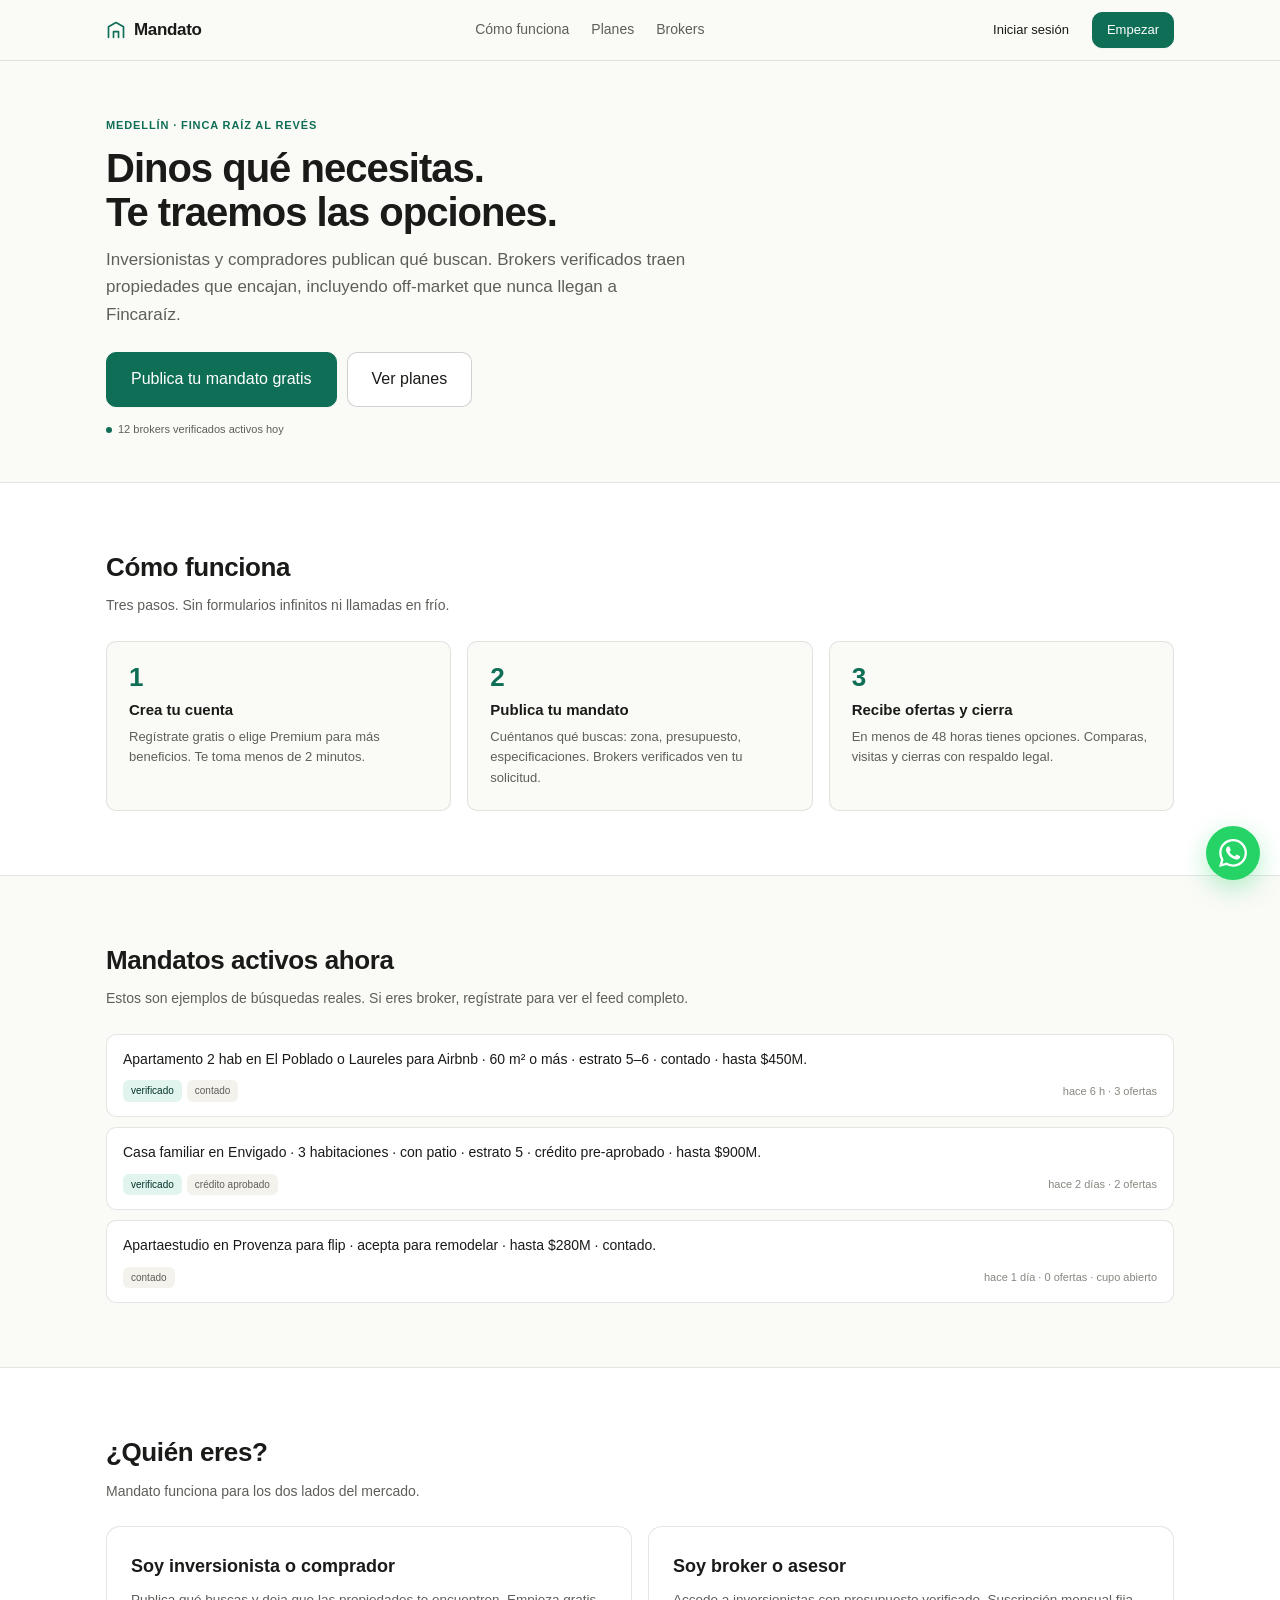
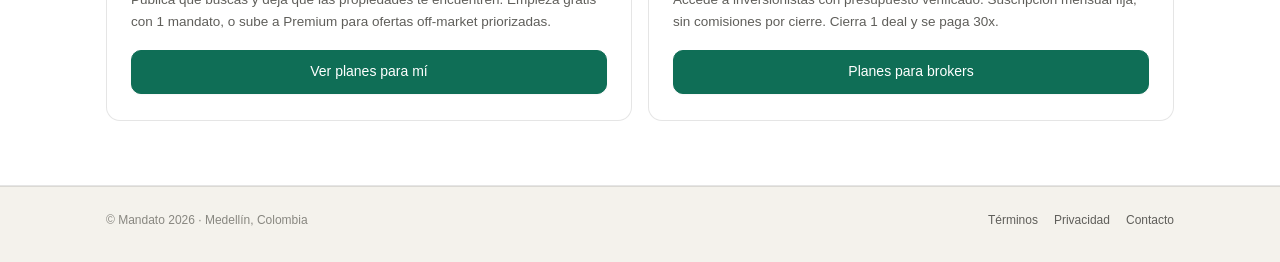
<file: index.html>
<!DOCTYPE html>
<html lang="es-CO">
<head>
<meta charset="UTF-8">
<meta name="viewport" content="width=device-width, initial-scale=1.0, viewport-fit=cover">
<meta name="theme-color" content="#0F6E56">
<title>Mandato — Dinos qué necesitas. Te traemos las opciones.</title>
<meta name="description" content="Plataforma de finca raíz al revés en Medellín. Inversionistas publican mandatos, brokers verificados traen las opciones. Incluye off-market.">
<link rel="stylesheet" href="styles.css">
<style>
  .hero-cta-row { display: flex; gap: 10px; flex-wrap: wrap; margin-top: 22px; }
  .feature-grid { display: grid; gap: 14px; grid-template-columns: 1fr; }
  @media (min-width: 720px) { .feature-grid { grid-template-columns: repeat(3, 1fr); gap: 16px; } }
  .feature-card { background: var(--bg); border: 0.5px solid var(--border); border-radius: var(--radius-md); padding: 22px 22px; }
  .feature-num { font-size: 26px; font-weight: 600; color: var(--brand); margin-bottom: 8px; letter-spacing: -0.02em; line-height: 1; }
  .feature-title { font-size: 15px; font-weight: 600; margin-bottom: 6px; }
  .feature-desc { font-size: 13px; color: var(--text-muted); line-height: 1.55; margin: 0; }

  .live-feed { display: flex; flex-direction: column; gap: 10px; }
  .live-card { background: var(--surface); border: 0.5px solid var(--border); border-radius: var(--radius-md); padding: 14px 16px; }
  .live-text { font-size: 14px; line-height: 1.55; margin: 0 0 10px; }
  .live-meta { display: flex; justify-content: space-between; align-items: center; flex-wrap: wrap; gap: 8px; font-size: 11px; color: var(--text-faint); }
  .live-tags { display: flex; gap: 5px; flex-wrap: wrap; }
  .live-tag { font-size: 10px; padding: 3px 8px; border-radius: var(--radius-sm); background: var(--surface-alt); color: var(--text-muted); font-weight: 500; }
  .live-tag.hot { background: var(--brand-light); color: var(--brand-text); }

  .two-col-cta { display: grid; gap: 16px; grid-template-columns: 1fr; margin-top: 24px; }
  @media (min-width: 720px) { .two-col-cta { grid-template-columns: 1fr 1fr; } }
  .cta-card { background: var(--surface); border: 0.5px solid var(--border); border-radius: var(--radius-lg); padding: 26px 24px; }
  .cta-card h3 { margin: 0 0 8px; font-size: 18px; font-weight: 600; }
  .cta-card p { font-size: 13.5px; color: var(--text-muted); margin: 0 0 18px; line-height: 1.6; }

  .live-indicator { display: inline-flex; align-items: center; gap: 6px; font-size: 11px; color: var(--text-muted); margin-bottom: 12px; }
  .live-dot { width: 6px; height: 6px; border-radius: 50%; background: var(--brand); animation: pulse 2s ease-in-out infinite; }
  @keyframes pulse { 0%,100% {opacity:1;} 50% {opacity:0.4;} }
</style>
</head>
<body>

<header class="nav">
  <div class="nav-inner">
    <a href="index.html" class="brand">
      <svg class="brand-icon" width="20" height="20" viewBox="0 0 24 24" fill="none" stroke="currentColor" stroke-width="2" stroke-linecap="round" stroke-linejoin="round">
        <path d="M3 21V8l9-5 9 5v13"/>
        <path d="M9 21v-7h6v7"/>
      </svg>
      <span class="brand-name">Mandato</span>
    </a>
    <nav class="nav-links">
      <a href="#como-funciona">Cómo funciona</a>
      <a href="pricing.html">Planes</a>
      <a href="pricing.html?tab=broker">Brokers</a>
    </nav>
    <div class="nav-actions">
      <a href="login-comprador.html" class="btn btn-ghost btn-sm">Iniciar sesión</a>
      <a href="signup-comprador.html?plan=comprador_free" class="btn btn-primary btn-sm">Empezar</a>
    </div>
  </div>
</header>

<main>

<section class="hero">
  <div class="wrap-wide">
    <div class="hero-eyebrow">Medellín · finca raíz al revés</div>
    <h1>Dinos qué necesitas.<br>Te traemos las opciones.</h1>
    <p class="hero-lead">Inversionistas y compradores publican qué buscan. Brokers verificados traen propiedades que encajan, incluyendo off-market que nunca llegan a Fincaraíz.</p>
    <div class="hero-cta-row">
      <a href="signup-comprador.html?plan=comprador_free" class="btn btn-primary btn-lg">Publica tu mandato gratis</a>
      <a href="pricing.html" class="btn btn-lg">Ver planes</a>
    </div>
    <div style="margin-top:14px; font-size:11px; color:var(--text-faint);">
      <span class="live-indicator"><span class="live-dot"></span>12 brokers verificados activos hoy</span>
    </div>
  </div>
</section>

<section class="section alt" id="como-funciona">
  <div class="wrap-wide">
    <h2>Cómo funciona</h2>
    <p class="section-sub">Tres pasos. Sin formularios infinitos ni llamadas en frío.</p>
    <div class="feature-grid">
      <div class="feature-card">
        <div class="feature-num">1</div>
        <div class="feature-title">Crea tu cuenta</div>
        <p class="feature-desc">Regístrate gratis o elige Premium para más beneficios. Te toma menos de 2 minutos.</p>
      </div>
      <div class="feature-card">
        <div class="feature-num">2</div>
        <div class="feature-title">Publica tu mandato</div>
        <p class="feature-desc">Cuéntanos qué buscas: zona, presupuesto, especificaciones. Brokers verificados ven tu solicitud.</p>
      </div>
      <div class="feature-card">
        <div class="feature-num">3</div>
        <div class="feature-title">Recibe ofertas y cierra</div>
        <p class="feature-desc">En menos de 48 horas tienes opciones. Comparas, visitas y cierras con respaldo legal.</p>
      </div>
    </div>
  </div>
</section>

<section class="section">
  <div class="wrap-wide">
    <h2>Mandatos activos ahora</h2>
    <p class="section-sub">Estos son ejemplos de búsquedas reales. Si eres broker, regístrate para ver el feed completo.</p>
    <div class="live-feed">
      <article class="live-card">
        <p class="live-text">Apartamento 2 hab en El Poblado o Laureles para Airbnb · 60 m² o más · estrato 5–6 · contado · hasta $450M.</p>
        <div class="live-meta">
          <div class="live-tags">
            <span class="live-tag hot">verificado</span>
            <span class="live-tag">contado</span>
          </div>
          <span>hace 6 h · 3 ofertas</span>
        </div>
      </article>
      <article class="live-card">
        <p class="live-text">Casa familiar en Envigado · 3 habitaciones · con patio · estrato 5 · crédito pre-aprobado · hasta $900M.</p>
        <div class="live-meta">
          <div class="live-tags">
            <span class="live-tag hot">verificado</span>
            <span class="live-tag">crédito aprobado</span>
          </div>
          <span>hace 2 días · 2 ofertas</span>
        </div>
      </article>
      <article class="live-card">
        <p class="live-text">Apartaestudio en Provenza para flip · acepta para remodelar · hasta $280M · contado.</p>
        <div class="live-meta">
          <div class="live-tags"><span class="live-tag">contado</span></div>
          <span>hace 1 día · 0 ofertas · cupo abierto</span>
        </div>
      </article>
    </div>
  </div>
</section>

<section class="section alt">
  <div class="wrap-wide">
    <h2>¿Quién eres?</h2>
    <p class="section-sub">Mandato funciona para los dos lados del mercado.</p>
    <div class="two-col-cta">
      <div class="cta-card">
        <h3>Soy inversionista o comprador</h3>
        <p>Publica qué buscas y deja que las propiedades te encuentren. Empieza gratis con 1 mandato, o sube a Premium para ofertas off-market priorizadas.</p>
        <a href="pricing.html" class="btn btn-primary btn-block">Ver planes para mí</a>
      </div>
      <div class="cta-card">
        <h3>Soy broker o asesor</h3>
        <p>Accede a inversionistas con presupuesto verificado. Suscripción mensual fija, sin comisiones por cierre. Cierra 1 deal y se paga 30x.</p>
        <a href="pricing.html?tab=broker" class="btn btn-primary btn-block">Planes para brokers</a>
      </div>
    </div>
  </div>
</section>

</main>

<footer>
  <div class="wrap-wide foot-inner">
    <span class="foot-text">© Mandato 2026 · Medellín, Colombia</span>
    <div class="foot-links">
      <a href="#">Términos</a>
      <a href="#">Privacidad</a>
      <a href="#">Contacto</a>
    </div>
  </div>
</footer>

<a href="#" class="wa-fab" id="wa-fab" aria-label="WhatsApp">
  <svg width="28" height="28" viewBox="0 0 24 24" fill="currentColor"><path d="M17.472 14.382c-.297-.149-1.758-.867-2.03-.967-.273-.099-.471-.148-.67.15-.197.297-.767.966-.94 1.164-.173.199-.347.223-.644.075-.297-.15-1.255-.463-2.39-1.475-.883-.788-1.48-1.761-1.653-2.059-.173-.297-.018-.458.13-.606.134-.133.298-.347.446-.52.149-.174.198-.298.298-.497.099-.198.05-.371-.025-.52-.075-.149-.669-1.612-.916-2.207-.242-.579-.487-.5-.669-.51-.173-.008-.371-.01-.57-.01-.198 0-.52.074-.792.372-.272.297-1.04 1.016-1.04 2.479 0 1.462 1.065 2.875 1.213 3.074.149.198 2.096 3.2 5.077 4.487.709.306 1.262.489 1.694.625.712.227 1.36.195 1.871.118.571-.085 1.758-.719 2.006-1.413.248-.694.248-1.289.173-1.413-.074-.124-.272-.198-.57-.347m-5.421 7.403h-.004a9.87 9.87 0 01-5.031-1.378l-.361-.214-3.741.982.998-3.648-.235-.374a9.86 9.86 0 01-1.51-5.26c.001-5.45 4.436-9.884 9.888-9.884 2.64 0 5.122 1.03 6.988 2.898a9.825 9.825 0 012.893 6.994c-.003 5.45-4.437 9.884-9.885 9.884m8.413-18.297A11.815 11.815 0 0012.05 0C5.495 0 .16 5.335.157 11.892c0 2.096.547 4.142 1.588 5.945L.057 24l6.305-1.654a11.882 11.882 0 005.683 1.448h.005c6.554 0 11.89-5.335 11.893-11.893a11.821 11.821 0 00-3.48-8.413z"/></svg>
</a>

<script src="config.js"></script>
<script>
document.getElementById('wa-fab').addEventListener('click', function(e) {
  e.preventDefault();
  window.open('https://wa.me/' + window.MANDATO_CONFIG.WHATSAPP_NUMBER + '?text=' +
    encodeURIComponent('Hola Mandato, quisiera más información.'), '_blank');
});
</script>

</body>
</html>
</file>
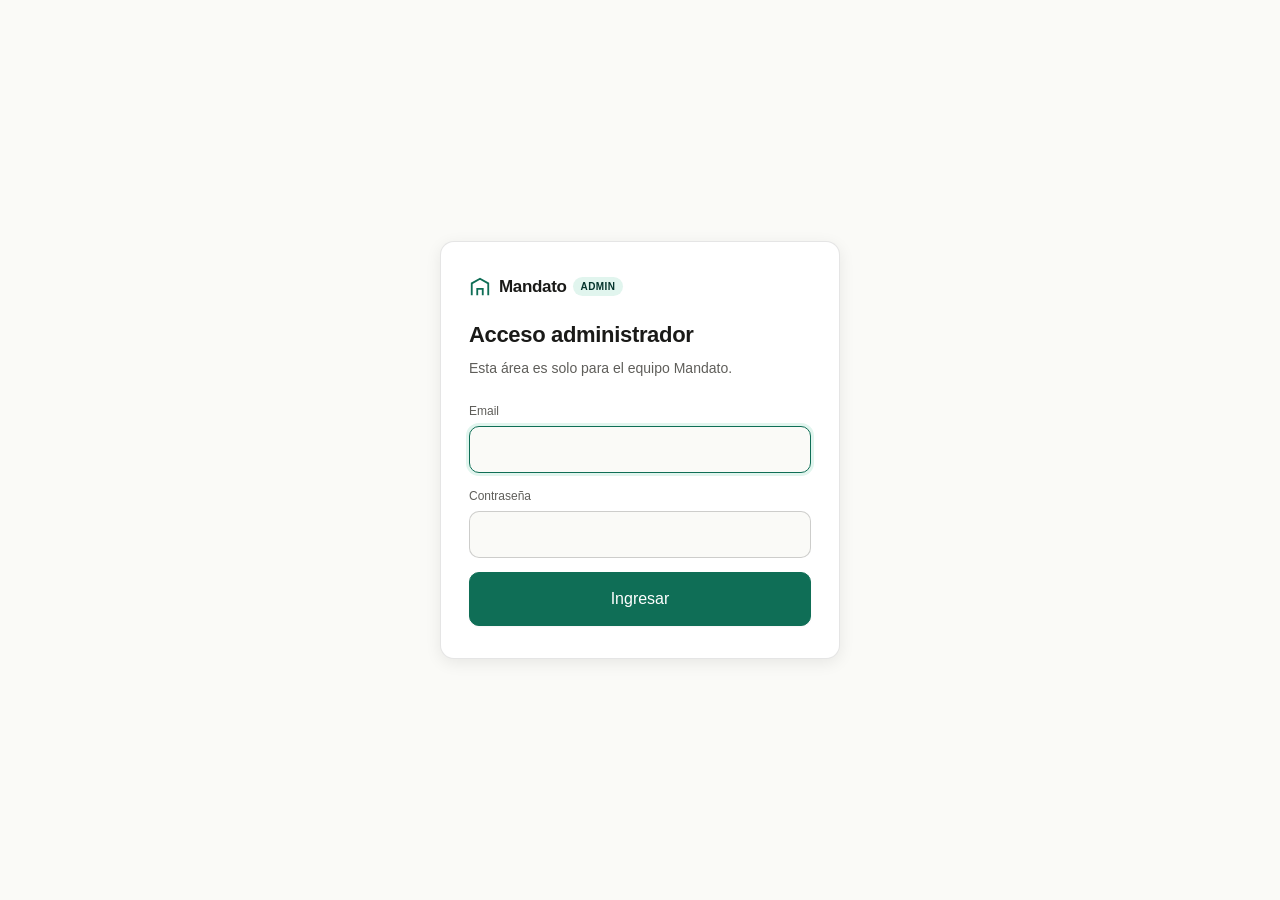
<file: admin.html>
<!DOCTYPE html>
<html lang="es-CO">
<head>
<meta charset="UTF-8">
<meta name="viewport" content="width=device-width, initial-scale=1.0, viewport-fit=cover">
<meta name="theme-color" content="#0F6E56">
<meta name="robots" content="noindex, nofollow">
<title>Admin — Mandato</title>
<link rel="stylesheet" href="styles.css">
<style>
  .login-screen { min-height: 100vh; display: flex; align-items: center; justify-content: center; padding: 20px; }
  .login-card { background: var(--surface); border: 0.5px solid var(--border); border-radius: var(--radius-lg); padding: 32px 28px; max-width: 380px; width: 100%; box-shadow: var(--shadow-md); }
  .login-card h1 { font-size: 20px; margin: 0 0 6px; font-weight: 600; }
  .login-card p { font-size: 13px; color: var(--text-muted); margin: 0 0 20px; }
  .app { display: none; }
  .app.active { display: block; }
  .topbar-tag { font-size: 10px; padding: 2px 8px; background: var(--brand-light); color: var(--brand-text); border-radius: 999px; font-weight: 600; letter-spacing: 0.04em; text-transform: uppercase; margin-left: 6px; }
  .stats-row { display: grid; grid-template-columns: repeat(2, 1fr); gap: 10px; margin-bottom: 20px; }
  @media (min-width: 720px) { .stats-row { grid-template-columns: repeat(5, 1fr); } }
  .stat-card { background: var(--surface); border: 0.5px solid var(--border); border-radius: var(--radius-md); padding: 12px 14px; }
  .stat-label { font-size: 10px; color: var(--text-muted); letter-spacing: 0.05em; text-transform: uppercase; font-weight: 600; }
  .stat-value { font-size: 22px; font-weight: 600; margin-top: 2px; letter-spacing: -0.02em; }
  .stat-sub { font-size: 11px; color: var(--text-faint); margin-top: 2px; }
  .tabs { display: flex; gap: 4px; margin: 24px 0 18px; border-bottom: 0.5px solid var(--border); padding-bottom: 0; overflow-x: auto; }
  .tab { padding: 10px 16px; border: none; background: transparent; color: var(--text-muted); font-size: 13px; font-weight: 500; border-bottom: 2px solid transparent; transition: all 0.15s; white-space: nowrap; }
  .tab.active { color: var(--brand); border-bottom-color: var(--brand); }
  .tab-content { display: none; }
  .tab-content.active { display: block; }
  .filter-bar { display: flex; gap: 6px; margin-bottom: 14px; overflow-x: auto; padding-bottom: 4px; }
  .filter-bar::-webkit-scrollbar { display: none; }
  .filter-pill { padding: 7px 13px; border-radius: 999px; border: 0.5px solid var(--border-strong); background: var(--surface); color: var(--text); font-size: 13px; white-space: nowrap; flex-shrink: 0; }
  .filter-pill.active { background: var(--brand); border-color: var(--brand); color: white; font-weight: 500; }
  .item { background: var(--surface); border: 0.5px solid var(--border); border-radius: var(--radius-md); padding: 14px 16px; margin-bottom: 10px; cursor: pointer; transition: border-color 0.15s; }
  .item:hover { border-color: var(--brand); }
  .item-head { display: flex; justify-content: space-between; align-items: flex-start; gap: 10px; margin-bottom: 6px; flex-wrap: wrap; }
  .item-meta { font-size: 11px; color: var(--text-faint); font-family: monospace; }
  .item-title { font-size: 14px; font-weight: 500; }
  .item-text { font-size: 13px; color: var(--text-muted); line-height: 1.5; margin: 6px 0; }
  .item-foot { display: flex; justify-content: space-between; align-items: center; flex-wrap: wrap; gap: 6px; font-size: 11px; color: var(--text-faint); }
  .empty { background: var(--surface); border: 0.5px dashed var(--border-strong); border-radius: var(--radius-lg); padding: 50px 24px; text-align: center; color: var(--text-muted); }
  .empty h3 { font-size: 16px; color: var(--text); margin: 0 0 6px; font-weight: 500; }
  .empty p { font-size: 13px; max-width: 360px; line-height: 1.6; margin: 0 auto; }
  .modal { max-width: 640px; }
  .modal-header { padding-bottom: 12px; border-bottom: 0.5px solid var(--border); margin-bottom: 14px; }
  .modal-header h2 { font-size: 18px; margin: 0 0 4px; font-weight: 600; }
  .detail-grid { display: grid; grid-template-columns: 1fr 1fr; gap: 8px; margin: 12px 0; }
  .detail-item { background: var(--bg); border: 0.5px solid var(--border); border-radius: var(--radius-sm); padding: 8px 12px; }
  .detail-item-key { font-size: 10px; color: var(--text-faint); text-transform: uppercase; letter-spacing: 0.04em; }
  .detail-item-value { font-size: 13px; margin-top: 2px; }
  .contact-card { background: var(--brand-light); border-radius: var(--radius-md); padding: 12px 14px; margin: 12px 0; }
  .contact-card div { font-size: 13px; color: var(--brand-text); margin-bottom: 4px; }
  .contact-card div:last-child { margin-bottom: 0; }
  .modal-actions { display: flex; gap: 8px; margin-top: 14px; padding-top: 14px; border-top: 0.5px solid var(--border); flex-wrap: wrap; }
  .toast { position: fixed; bottom: 20px; left: 50%; transform: translateX(-50%); background: var(--text); color: var(--bg); padding: 12px 20px; border-radius: var(--radius-md); font-size: 13px; opacity: 0; transition: opacity 0.3s; z-index: 200; }
  .toast.show { opacity: 1; }
  .setup-banner { background: var(--warning-light); border: 0.5px solid var(--warning); border-radius: var(--radius-md); padding: 14px 16px; margin-bottom: 16px; font-size: 13px; color: var(--warning); }
</style>
</head>
<body>

<!-- Loading -->
<div class="login-screen" id="login-screen">
  <div class="login-card">
    <div class="brand" style="margin-bottom:18px"><svg class="brand-icon" width="22" height="22" viewBox="0 0 24 24" fill="none" stroke="currentColor" stroke-width="2"><path d="M3 21V8l9-5 9 5v13"/><path d="M9 21v-7h6v7"/></svg><span class="brand-name">Mandato</span><span class="topbar-tag">admin</span></div>
    <h1>Verificando sesión...</h1>
    <p>Si no eres admin serás redirigido al login.</p>
  </div>
</div>

<!-- App -->
<div class="app" id="app">
  <header class="nav">
    <div class="nav-inner">
      <a href="index.html" class="brand"><svg class="brand-icon" width="20" height="20" viewBox="0 0 24 24" fill="none" stroke="currentColor" stroke-width="2"><path d="M3 21V8l9-5 9 5v13"/><path d="M9 21v-7h6v7"/></svg><span class="brand-name">Mandato</span><span class="topbar-tag">admin</span></a>
      <div class="nav-actions">
        <span style="font-size:11px; color:var(--text-faint);" id="storage-mode">modo: local</span>
        <button type="button" class="btn btn-ghost btn-sm" id="logout-btn">Salir</button>
      </div>
    </div>
  </header>

  <main class="wrap-wide" style="padding-top:24px; padding-bottom:48px;">

    <h1 style="font-size:24px; margin:0 0 6px; font-weight:600; letter-spacing:-0.02em;">Dashboard</h1>
    <p style="font-size:14px; color:var(--text-muted); margin:0 0 20px;">Operaciones, ingresos y gestión de la plataforma.</p>

    <div id="setup-banner-slot"></div>

    <!-- Métricas globales -->
    <div class="stats-row">
      <div class="stat-card">
        <div class="stat-label">MRR</div>
        <div class="stat-value" id="stat-mrr">$0</div>
        <div class="stat-sub">ingreso mensual recurrente</div>
      </div>
      <div class="stat-card">
        <div class="stat-label">Compradores</div>
        <div class="stat-value" id="stat-users">0</div>
        <div class="stat-sub" id="stat-users-sub">0 premium</div>
      </div>
      <div class="stat-card">
        <div class="stat-label">Brokers activos</div>
        <div class="stat-value" id="stat-brokers">0</div>
        <div class="stat-sub" id="stat-brokers-sub">0 pro+</div>
      </div>
      <div class="stat-card">
        <div class="stat-label">Mandatos activos</div>
        <div class="stat-value" id="stat-mandatos">0</div>
        <div class="stat-sub" id="stat-mandatos-sub">0 nuevos hoy</div>
      </div>
      <div class="stat-card">
        <div class="stat-label">Pagos del mes</div>
        <div class="stat-value" id="stat-pagos">$0</div>
        <div class="stat-sub" id="stat-pagos-sub">0 transacciones</div>
      </div>
    </div>

    <!-- Tabs -->
    <div class="tabs">
      <button type="button" class="tab active" data-tab="mandatos">Mandatos</button>
      <button type="button" class="tab" data-tab="usuarios">Compradores</button>
      <button type="button" class="tab" data-tab="brokers">Brokers</button>
      <button type="button" class="tab" data-tab="pagos">Pagos</button>
      <button type="button" class="tab" data-tab="suscripciones">Suscripciones</button>
    </div>

    <!-- Tab: Mandatos -->
    <div class="tab-content active" id="tab-mandatos">
      <div class="filter-bar">
        <button type="button" class="filter-pill active" data-mfilter="all">Todos</button>
        <button type="button" class="filter-pill" data-mfilter="active">Activos</button>
        <button type="button" class="filter-pill" data-mfilter="paused">Pausados</button>
        <button type="button" class="filter-pill" data-mfilter="closed">Cerrados</button>
        <button type="button" class="filter-pill" data-mfilter="expired">Expirados</button>
      </div>
      <div id="mandates-list"></div>
    </div>

    <!-- Tab: Usuarios -->
    <div class="tab-content" id="tab-usuarios">
      <div id="users-list"></div>
    </div>

    <!-- Tab: Brokers -->
    <div class="tab-content" id="tab-brokers">
      <div id="brokers-list"></div>
    </div>

    <!-- Tab: Pagos -->
    <div class="tab-content" id="tab-pagos">
      <div id="pagos-list"></div>
    </div>

    <!-- Tab: Suscripciones -->
    <div class="tab-content" id="tab-suscripciones">
      <div id="subs-list"></div>
    </div>

  </main>
</div>

<!-- Modal detalle mandato -->
<div class="modal-backdrop" id="mandate-modal">
  <div class="modal">
    <div class="modal-header">
      <h2 id="md-name">Mandato</h2>
      <div id="md-meta" style="font-size:11px; color:var(--text-faint);"></div>
    </div>
    <div id="md-body"></div>
    <div class="modal-actions">
      <button type="button" class="btn btn-sm" id="md-close">Cerrar</button>
      <button type="button" class="btn btn-whatsapp btn-sm" id="md-whatsapp">WhatsApp</button>
      <select class="btn btn-sm" id="md-status" style="padding-right:30px">
        <option value="active">Activo</option>
        <option value="paused">Pausado</option>
        <option value="closed">Cerrado</option>
        <option value="expired">Expirado</option>
      </select>
      <button type="button" class="btn btn-primary btn-sm" id="md-add-offer" style="margin-left:auto">+ Enviar oferta</button>
    </div>
  </div>
</div>

<!-- Modal nueva oferta -->
<div class="modal-backdrop" id="offer-modal">
  <div class="modal" style="max-width:520px">
    <div class="modal-header"><h2>Nueva oferta</h2></div>
    <div class="form-field"><label>Nombre del inmueble</label><input type="text" id="of-name" placeholder="Apto 401 · Edificio Manila Living"></div>
    <div class="form-field"><label>Ubicación</label><input type="text" id="of-location" placeholder="Manila, El Poblado · Estrato 6"></div>
    <div class="form-row">
      <div class="form-field"><label>Precio COP</label><input type="text" id="of-price" inputmode="numeric" placeholder="420.000.000"></div>
      <div class="form-field"><label>Área m²</label><input type="text" id="of-area" inputmode="numeric"></div>
    </div>
    <div class="form-row">
      <div class="form-field"><label>Habitaciones</label><input type="text" id="of-rooms"></div>
      <div class="form-field"><label>Baños</label><input type="text" id="of-baths"></div>
    </div>
    <div class="form-field"><label>Por qué hace match</label><textarea id="of-why" placeholder="Off-market. Cap rate 9.8%..."></textarea></div>
    <div class="form-field"><label>Link <span class="optional">(opcional)</span></label><input type="url" id="of-link"></div>
    <div class="modal-actions">
      <button type="button" class="btn btn-sm" id="of-cancel">Cancelar</button>
      <button type="button" class="btn btn-primary btn-sm" id="of-submit" style="margin-left:auto">Guardar y notificar</button>
    </div>
  </div>
</div>

<div class="toast" id="toast"></div>

<script src="config.js"></script>
<script>
(function() {
  var H = window.MANDATO_HELPERS;
  var DB = window.MANDATO_DB;
  var AUTH = window.MANDATO_AUTH;

  var allMandates = [], allUsers = [], allBrokers = [], allPagos = [], allSubs = [];
  var currentMandate = null;
  var currentMFilter = 'all';

  // ===== Auth =====
  function showApp() {
    document.getElementById('login-screen').style.display = 'none';
    document.getElementById('app').classList.add('active');
    if (!DB.isConfigured()) {
      document.getElementById('storage-mode').textContent = 'modo: local (demo)';
      document.getElementById('setup-banner-slot').innerHTML = '<div class="setup-banner">⚠️ <strong>Supabase no configurado.</strong> Estás en modo demo. Edita <code>config.js</code>.</div>';
      seedDemoData();
    } else {
      document.getElementById('storage-mode').textContent = 'modo: supabase';
    }
    refreshAll();
  }

  function redirectToLogin() {
    window.location.href = 'login-admin.html';
  }

  // Verificar sesión y permisos de admin
  if (!AUTH.isAuthenticated()) {
    redirectToLogin();
    return;
  }
  var authUser = AUTH.getUser();
  if (!authUser) { AUTH.signOut(); redirectToLogin(); return; }

  DB.select('admins', 'id=eq.' + authUser.id)
    .then(function(rows) {
      if (!rows || rows.length === 0) {
        showToast('No tienes permisos de admin');
        AUTH.signOut();
        setTimeout(redirectToLogin, 1200);
        return;
      }
      showApp();
    })
    .catch(function(err) {
      console.error('Error verificando admin:', err);
      showToast('Error de conexión. Redirigiendo al login...');
      AUTH.signOut();
      setTimeout(redirectToLogin, 1500);
    });

  document.getElementById('logout-btn').addEventListener('click', function() {
    AUTH.signOut();
    setTimeout(redirectToLogin, 200);
  });

  // ===== Demo data =====
  function seedDemoData() {
    if (allMandates.length > 0) return;
    var now = Date.now();
    allMandates = [
      { id: 'm_demo_1', created_at: new Date(now - 6*3600*1000).toISOString(), vence_at: new Date(now + 24*86400*1000).toISOString(), status: 'active', usuario_id: 'u_demo_1', contact_name: 'Juan Pérez', contact_phone: '3001234567', contact_email: 'juan@ejemplo.com', free_text: 'Apto 2 hab en El Poblado o Laureles para Airbnb hasta $450M, contado, 1-3 meses.', fields: { 'Tipo': 'Apartamento', 'Zona': 'El Poblado, Laureles', 'Habitaciones': '2', 'Forma de pago': 'Contado' }, ofertas_count: 3 },
      { id: 'm_demo_2', created_at: new Date(now - 2*86400*1000).toISOString(), vence_at: new Date(now + 28*86400*1000).toISOString(), status: 'active', usuario_id: 'u_demo_2', contact_name: 'María Restrepo', contact_phone: '3109876543', free_text: 'Casa familiar Envigado, 3 hab, hasta $900M, crédito.', fields: { 'Tipo': 'Casa', 'Zona': 'Envigado' }, ofertas_count: 2 },
      { id: 'm_demo_3', created_at: new Date(now - 86400*1000).toISOString(), vence_at: new Date(now + 14*86400*1000).toISOString(), status: 'active', usuario_id: 'u_demo_3', contact_name: 'Andrés Foreign', contact_phone: '3145556677', free_text: 'Apartaestudio en Provenza para flip, hasta $280M, contado.', fields: { 'Tipo': 'Apartaestudio', 'Forma de pago': 'Contado' }, ofertas_count: 0 }
    ];
    allUsers = [
      { id: 'u_demo_1', nombre: 'Juan Pérez', telefono: '3001234567', email: 'juan@ejemplo.com', plan_id: 'comprador_premium', plan_vence_at: new Date(now + 24*86400*1000).toISOString(), created_at: new Date(now - 7*86400*1000).toISOString() },
      { id: 'u_demo_2', nombre: 'María Restrepo', telefono: '3109876543', email: 'maria@gmail.com', plan_id: 'comprador_free', created_at: new Date(now - 3*86400*1000).toISOString() },
      { id: 'u_demo_3', nombre: 'Andrés Foreign', telefono: '3145556677', email: 'andres@gmail.com', plan_id: 'comprador_free', created_at: new Date(now - 86400*1000).toISOString() }
    ];
    allBrokers = [
      { id: 'br_demo_1', nombre: 'Carolina Restrepo', telefono: '3201112233', email: 'caro@inmob.co', empresa: 'Independiente', plan_id: 'broker_pro', plan_vence_at: new Date(now + 20*86400*1000).toISOString(), activo: true, ciudades: ['Medellín'], created_at: new Date(now - 30*86400*1000).toISOString() },
      { id: 'br_demo_2', nombre: 'Juan Marín', telefono: '3105556677', email: 'juan@brokers.co', plan_id: 'broker_basico', plan_vence_at: new Date(now + 15*86400*1000).toISOString(), activo: true, ciudades: ['Medellín'], created_at: new Date(now - 60*86400*1000).toISOString() },
      { id: 'br_demo_3', nombre: 'Andrés Salazar', telefono: '3009998877', email: 'andres@elite.co', empresa: 'Élite Realty', plan_id: 'broker_elite', plan_vence_at: new Date(now + 5*86400*1000).toISOString(), activo: true, ciudades: ['Medellín', 'Bogotá', 'Cali'], created_at: new Date(now - 90*86400*1000).toISOString() }
    ];
    allSubs = [
      { id: 'sub_1', usuario_id: 'u_demo_1', plan_id: 'comprador_premium', estado: 'active', monto: 79000, inicio_at: new Date(now - 6*86400*1000).toISOString(), fin_at: new Date(now + 24*86400*1000).toISOString() },
      { id: 'sub_2', broker_id: 'br_demo_1', plan_id: 'broker_pro', estado: 'active', monto: 349000, inicio_at: new Date(now - 10*86400*1000).toISOString(), fin_at: new Date(now + 20*86400*1000).toISOString() },
      { id: 'sub_3', broker_id: 'br_demo_2', plan_id: 'broker_basico', estado: 'active', monto: 149000, inicio_at: new Date(now - 15*86400*1000).toISOString(), fin_at: new Date(now + 15*86400*1000).toISOString() },
      { id: 'sub_4', broker_id: 'br_demo_3', plan_id: 'broker_elite', estado: 'active', monto: 799000, inicio_at: new Date(now - 25*86400*1000).toISOString(), fin_at: new Date(now + 5*86400*1000).toISOString() }
    ];
    allPagos = [
      { id: 'pay_1', created_at: new Date(now - 6*86400*1000).toISOString(), monto: 79000, estado: 'approved', metodo_pago: 'CARD', usuario_id: 'u_demo_1', payer_email: 'juan@ejemplo.com', wompi_reference: 'mandato_1730000001' },
      { id: 'pay_2', created_at: new Date(now - 10*86400*1000).toISOString(), monto: 349000, estado: 'approved', metodo_pago: 'PSE', broker_id: 'br_demo_1', payer_email: 'caro@inmob.co', wompi_reference: 'mandato_br_1730000002' },
      { id: 'pay_3', created_at: new Date(now - 15*86400*1000).toISOString(), monto: 149000, estado: 'approved', metodo_pago: 'NEQUI', broker_id: 'br_demo_2', payer_email: 'juan@brokers.co', wompi_reference: 'mandato_br_1730000003' },
      { id: 'pay_4', created_at: new Date(now - 25*86400*1000).toISOString(), monto: 799000, estado: 'approved', metodo_pago: 'BANCOLOMBIA_TRANSFER', broker_id: 'br_demo_3', payer_email: 'andres@elite.co', wompi_reference: 'mandato_br_1730000004' }
    ];
  }

  // ===== Refresh data =====
  function refreshAll() {
    if (!DB.isConfigured()) {
      renderStats(); renderMandates(); renderUsers(); renderBrokers(); renderPagos(); renderSubs();
      return;
    }
    Promise.all([
      DB.select('mandatos', 'order=created_at.desc&limit=200'),
      DB.select('usuarios', 'order=created_at.desc&limit=200'),
      DB.select('brokers', 'order=created_at.desc&limit=200'),
      DB.select('pagos', 'order=created_at.desc&limit=200'),
      DB.select('suscripciones', 'order=created_at.desc&limit=200')
    ]).then(function(results) {
      allMandates = results[0] || [];
      allUsers = results[1] || [];
      allBrokers = results[2] || [];
      allPagos = results[3] || [];
      allSubs = results[4] || [];
      renderStats(); renderMandates(); renderUsers(); renderBrokers(); renderPagos(); renderSubs();
    }).catch(function(e) {
      console.error(e); showToast('Error cargando datos: ' + e.message);
    });
  }

  function renderStats() {
    // MRR: suma de todas las suscripciones activas mensuales
    var mrr = allSubs.filter(function(s){return s.estado === 'active';})
      .reduce(function(sum, s){return sum + (s.monto || 0);}, 0);
    document.getElementById('stat-mrr').textContent = H.formatCOP(mrr);

    // Usuarios
    document.getElementById('stat-users').textContent = allUsers.length;
    var premium = allUsers.filter(function(u){return u.plan_id === 'comprador_premium';}).length;
    document.getElementById('stat-users-sub').textContent = premium + ' premium';

    // Brokers activos
    var brokersActivos = allBrokers.filter(function(b){return b.activo !== false;}).length;
    document.getElementById('stat-brokers').textContent = brokersActivos;
    var pro = allBrokers.filter(function(b){return b.plan_id === 'broker_pro' || b.plan_id === 'broker_elite';}).length;
    document.getElementById('stat-brokers-sub').textContent = pro + ' pro+';

    // Mandatos activos
    var mandActivos = allMandates.filter(function(m){return m.status === 'active';}).length;
    document.getElementById('stat-mandatos').textContent = mandActivos;
    var hoy = new Date(); hoy.setHours(0,0,0,0);
    var nuevosHoy = allMandates.filter(function(m){return new Date(m.created_at) >= hoy;}).length;
    document.getElementById('stat-mandatos-sub').textContent = nuevosHoy + ' nuevos hoy';

    // Pagos del mes
    var inicioMes = new Date(); inicioMes.setDate(1); inicioMes.setHours(0,0,0,0);
    var pagosDelMes = allPagos.filter(function(p){
      return p.estado === 'approved' && new Date(p.created_at) >= inicioMes;
    });
    var montoMes = pagosDelMes.reduce(function(sum, p){return sum + (p.monto || 0);}, 0);
    document.getElementById('stat-pagos').textContent = H.formatCOP(montoMes);
    document.getElementById('stat-pagos-sub').textContent = pagosDelMes.length + ' transacciones';
  }

  // ===== Tabs =====
  document.querySelectorAll('.tab').forEach(function(t) {
    t.addEventListener('click', function() {
      document.querySelectorAll('.tab').forEach(function(x){x.classList.remove('active');});
      document.querySelectorAll('.tab-content').forEach(function(c){c.classList.remove('active');});
      t.classList.add('active');
      document.getElementById('tab-' + t.getAttribute('data-tab')).classList.add('active');
    });
  });

  // ===== Filter mandatos =====
  document.querySelectorAll('[data-mfilter]').forEach(function(p) {
    p.addEventListener('click', function() {
      document.querySelectorAll('[data-mfilter]').forEach(function(x){x.classList.remove('active');});
      p.classList.add('active');
      currentMFilter = p.getAttribute('data-mfilter');
      renderMandates();
    });
  });

  function renderMandates() {
    var list = currentMFilter === 'all' ? allMandates : allMandates.filter(function(m){return m.status === currentMFilter;});
    var el = document.getElementById('mandates-list');
    if (list.length === 0) {
      el.innerHTML = '<div class="empty"><h3>Sin mandatos en esta vista</h3><p>Cuando los compradores publiquen, aparecerán aquí.</p></div>';
      return;
    }
    el.innerHTML = list.map(function(m) {
      var statusBadge = {active:'badge-brand', paused:'badge-warning', closed:'badge-info', expired:'badge-danger'}[m.status] || '';
      return '<div class="item" data-id="' + H.escapeHtml(m.id) + '" data-type="mandate">' +
        '<div class="item-head">' +
          '<div><span class="item-meta">' + H.escapeHtml(m.id) + '</span> · <span class="item-title">' + H.escapeHtml(m.contact_name || '') + '</span></div>' +
          '<span class="badge ' + statusBadge + '">' + m.status + '</span>' +
        '</div>' +
        '<div class="item-text">' + H.escapeHtml((m.free_text || '').slice(0, 200)) + '</div>' +
        '<div class="item-foot"><span>' + H.timeAgo(m.created_at) + ' · +57 ' + H.escapeHtml(m.contact_phone) + '</span><span>' + (m.ofertas_count || 0) + ' ofertas</span></div>' +
      '</div>';
    }).join('');
    el.querySelectorAll('.item').forEach(function(c) {
      c.addEventListener('click', function(){ openMandateDetail(c.getAttribute('data-id')); });
    });
  }

  function renderUsers() {
    var el = document.getElementById('users-list');
    if (allUsers.length === 0) {
      el.innerHTML = '<div class="empty"><h3>Sin compradores aún</h3><p>Los compradores que se registren aparecerán aquí.</p></div>';
      return;
    }
    el.innerHTML = allUsers.map(function(u) {
      var planBadge = u.plan_id === 'comprador_premium' ? '<span class="badge badge-brand">Premium</span>' : '<span class="badge">Free</span>';
      return '<div class="item">' +
        '<div class="item-head">' +
          '<div><span class="item-title">' + H.escapeHtml(u.nombre) + '</span></div>' +
          planBadge +
        '</div>' +
        '<div class="item-foot"><span>+57 ' + H.escapeHtml(u.telefono) + ' · ' + H.escapeHtml(u.email || '') + '</span><span>' + H.timeAgo(u.created_at) + '</span></div>' +
      '</div>';
    }).join('');
  }

  function renderBrokers() {
    var el = document.getElementById('brokers-list');
    if (allBrokers.length === 0) {
      el.innerHTML = '<div class="empty"><h3>Sin brokers afiliados</h3><p>Los brokers que se registren aparecerán aquí.</p></div>';
      return;
    }
    el.innerHTML = allBrokers.map(function(b) {
      var planLabel = {broker_basico:'Básico', broker_pro:'Pro', broker_elite:'Élite'}[b.plan_id] || '?';
      var planBadgeClass = b.plan_id === 'broker_elite' ? 'badge-gold' : (b.plan_id === 'broker_pro' ? 'badge-brand' : 'badge-info');
      var activoLabel = b.activo === false ? '<span class="badge badge-danger">inactivo</span>' : '';
      return '<div class="item">' +
        '<div class="item-head">' +
          '<div><span class="item-title">' + H.escapeHtml(b.nombre) + '</span>' + (b.empresa ? ' <span style="color:var(--text-faint); font-size:12px;">· ' + H.escapeHtml(b.empresa) + '</span>' : '') + '</div>' +
          '<div style="display:flex; gap:4px;"><span class="badge ' + planBadgeClass + '">' + planLabel + '</span>' + activoLabel + '</div>' +
        '</div>' +
        '<div class="item-foot"><span>+57 ' + H.escapeHtml(b.telefono) + ' · ' + H.escapeHtml(b.email || '') + '</span><span>vence en ' + (b.plan_vence_at ? H.daysUntil(b.plan_vence_at) + ' días' : '—') + '</span></div>' +
      '</div>';
    }).join('');
  }

  function renderPagos() {
    var el = document.getElementById('pagos-list');
    if (allPagos.length === 0) {
      el.innerHTML = '<div class="empty"><h3>Sin pagos registrados</h3><p>Los pagos exitosos y rechazados aparecerán aquí.</p></div>';
      return;
    }
    el.innerHTML = allPagos.map(function(p) {
      var estadoBadge = {approved:'badge-brand', pending:'badge-warning', declined:'badge-danger', voided:'badge-info', error:'badge-danger'}[p.estado] || '';
      return '<div class="item">' +
        '<div class="item-head">' +
          '<div><span class="item-title">' + H.formatCOP(p.monto) + '</span> <span style="color:var(--text-faint); font-size:12px;">· ' + H.escapeHtml(p.metodo_pago || '?') + '</span></div>' +
          '<span class="badge ' + estadoBadge + '">' + p.estado + '</span>' +
        '</div>' +
        '<div class="item-foot"><span>' + H.escapeHtml(p.payer_email || '') + ' · ref: ' + H.escapeHtml(p.wompi_reference || '?') + '</span><span>' + H.timeAgo(p.created_at) + '</span></div>' +
      '</div>';
    }).join('');
  }

  function renderSubs() {
    var el = document.getElementById('subs-list');
    if (allSubs.length === 0) {
      el.innerHTML = '<div class="empty"><h3>Sin suscripciones</h3><p>Las suscripciones activas y pasadas aparecerán aquí.</p></div>';
      return;
    }
    el.innerHTML = allSubs.map(function(s) {
      var planLabel = {comprador_free:'Free', comprador_premium:'Premium', broker_basico:'Básico', broker_pro:'Pro', broker_elite:'Élite'}[s.plan_id] || s.plan_id;
      var titular = '';
      if (s.usuario_id) {
        var u = allUsers.find(function(x){return x.id === s.usuario_id;});
        titular = (u && u.nombre) || s.usuario_id;
      } else if (s.broker_id) {
        var b = allBrokers.find(function(x){return x.id === s.broker_id;});
        titular = ((b && b.nombre) || s.broker_id) + ' (broker)';
      }
      var estadoBadge = {active:'badge-brand', pending:'badge-warning', cancelled:'badge-danger', expired:'badge-info'}[s.estado] || '';
      return '<div class="item">' +
        '<div class="item-head">' +
          '<div><span class="item-title">' + H.escapeHtml(titular) + '</span> · <span style="color:var(--text-muted); font-size:13px;">' + planLabel + ' · ' + H.formatCOP(s.monto) + '</span></div>' +
          '<span class="badge ' + estadoBadge + '">' + s.estado + '</span>' +
        '</div>' +
        '<div class="item-foot"><span>desde ' + H.timeAgo(s.inicio_at) + '</span><span>vence ' + (s.fin_at ? 'en ' + H.daysUntil(s.fin_at) + ' días' : '—') + '</span></div>' +
      '</div>';
    }).join('');
  }

  // ===== Mandate detail =====
  function openMandateDetail(id) {
    var m = allMandates.find(function(x){return x.id === id;});
    if (!m) return;
    currentMandate = m;

    document.getElementById('md-name').textContent = m.contact_name || 'Mandato';
    document.getElementById('md-meta').textContent = m.id + ' · ' + H.timeAgo(m.created_at);

    var fieldsHtml = '';
    if (m.fields) {
      Object.keys(m.fields).forEach(function(k) {
        fieldsHtml += '<div class="detail-item"><div class="detail-item-key">' + H.escapeHtml(k) + '</div><div class="detail-item-value">' + H.escapeHtml(m.fields[k]) + '</div></div>';
      });
    }

    document.getElementById('md-body').innerHTML =
      '<div class="contact-card">' +
        '<div><strong>' + H.escapeHtml(m.contact_name) + '</strong></div>' +
        '<div>+57 ' + H.escapeHtml(m.contact_phone) + '</div>' +
        (m.contact_email ? '<div>' + H.escapeHtml(m.contact_email) + '</div>' : '') +
      '</div>' +
      '<div style="font-size:11px; color:var(--text-muted); text-transform:uppercase; letter-spacing:0.05em; margin:14px 0 6px;">Lo que busca</div>' +
      '<div style="font-size:14px; line-height:1.6; padding:12px 14px; background:var(--bg); border-radius:var(--radius-md);">' + H.escapeHtml(m.free_text || 'Sin descripción') + '</div>' +
      (Object.keys(m.fields || {}).length > 0 ? '<div style="font-size:11px; color:var(--text-muted); text-transform:uppercase; letter-spacing:0.05em; margin:14px 0 6px;">Especificaciones</div><div class="detail-grid">' + fieldsHtml + '</div>' : '');

    document.getElementById('md-status').value = m.status;
    document.getElementById('mandate-modal').classList.add('open');
    document.body.classList.add('modal-open');
  }

  document.getElementById('md-close').addEventListener('click', function() {
    document.getElementById('mandate-modal').classList.remove('open');
    document.body.classList.remove('modal-open');
  });
  document.getElementById('mandate-modal').addEventListener('click', function(e) {
    if (e.target === this) {
      this.classList.remove('open');
      document.body.classList.remove('modal-open');
    }
  });

  document.getElementById('md-status').addEventListener('change', function() {
    if (!currentMandate) return;
    var newStatus = this.value;
    if (DB.isConfigured()) {
      DB.update('mandatos', currentMandate.id, { status: newStatus }).then(function() {
        currentMandate.status = newStatus;
        showToast('Estado actualizado'); refreshAll();
      });
    } else {
      currentMandate.status = newStatus;
      showToast('Estado actualizado'); renderMandates(); renderStats();
    }
  });

  document.getElementById('md-whatsapp').addEventListener('click', function() {
    if (!currentMandate) return;
    var msg = 'Hola ' + (currentMandate.contact_name || '').split(' ')[0] + ', soy del equipo Mandato. Sobre tu solicitud, ¿podemos hablar un momento?';
    window.open('https://wa.me/57' + currentMandate.contact_phone + '?text=' + encodeURIComponent(msg), '_blank');
  });

  document.getElementById('md-add-offer').addEventListener('click', function() {
    document.getElementById('offer-modal').classList.add('open');
  });

  // ===== Offer modal =====
  function closeOfferModal() {
    document.getElementById('offer-modal').classList.remove('open');
    ['of-name','of-location','of-price','of-area','of-rooms','of-baths','of-why','of-link'].forEach(function(id){document.getElementById(id).value = '';});
  }
  document.getElementById('of-cancel').addEventListener('click', closeOfferModal);
  document.getElementById('offer-modal').addEventListener('click', function(e) {
    if (e.target === this) closeOfferModal();
  });

  document.getElementById('of-submit').addEventListener('click', function() {
    if (!currentMandate) return;
    var name = document.getElementById('of-name').value.trim();
    var price = document.getElementById('of-price').value.trim();
    if (!name || !price) { showToast('Mínimo nombre y precio'); return; }
    var offer = {
      id: H.uid('o'),
      mandate_id: currentMandate.id,
      enviada_por: 'team',
      name: name,
      location: document.getElementById('of-location').value.trim() || null,
      price: price,
      area: document.getElementById('of-area').value.trim() || null,
      rooms: document.getElementById('of-rooms').value.trim() || null,
      baths: document.getElementById('of-baths').value.trim() || null,
      why: document.getElementById('of-why').value.trim() || null,
      link: document.getElementById('of-link').value.trim() || null
    };

    var notify = function() {
      var contactName = (currentMandate.contact_name || '').split(' ')[0];
      var msg = 'Hola ' + contactName + ', tengo una nueva oferta para tu mandato:\n\n' +
        '🏠 ' + offer.name + '\n' +
        (offer.location ? '📍 ' + offer.location + '\n' : '') +
        '💰 $' + offer.price + ' COP\n' +
        (offer.area ? '📐 ' + offer.area + ' m²' + (offer.rooms ? ' · ' + offer.rooms + ' hab' : '') + (offer.baths ? ' · ' + offer.baths + ' baños' : '') + '\n' : '') +
        (offer.why ? '\n' + offer.why + '\n' : '') +
        (offer.link ? '\nMás info: ' + offer.link + '\n' : '') +
        '\n¿Te interesa visitar?';
      if (confirm('¿Notificar a ' + currentMandate.contact_name + ' por WhatsApp?')) {
        window.open('https://wa.me/57' + currentMandate.contact_phone + '?text=' + encodeURIComponent(msg), '_blank');
      }
    };

    if (DB.isConfigured()) {
      DB.insert('ofertas', offer).then(function() {
        showToast('Oferta guardada');
        closeOfferModal();
        refreshAll();
        setTimeout(notify, 400);
      }).catch(function(e) {
        console.error(e); showToast('Error: ' + e.message);
      });
    } else {
      currentMandate.ofertas_count = (currentMandate.ofertas_count || 0) + 1;
      showToast('Oferta guardada (demo)');
      closeOfferModal();
      renderMandates(); renderStats();
      setTimeout(notify, 400);
    }
  });

  // ===== Helpers =====
  function showToast(msg) {
    var t = document.getElementById('toast');
    t.textContent = msg;
    t.classList.add('show');
    setTimeout(function(){t.classList.remove('show');}, 2500);
  }

  // ===== Init: el flujo de auth arriba ya hace el showApp() =====

})();
</script>

</body>
</html>
</file>
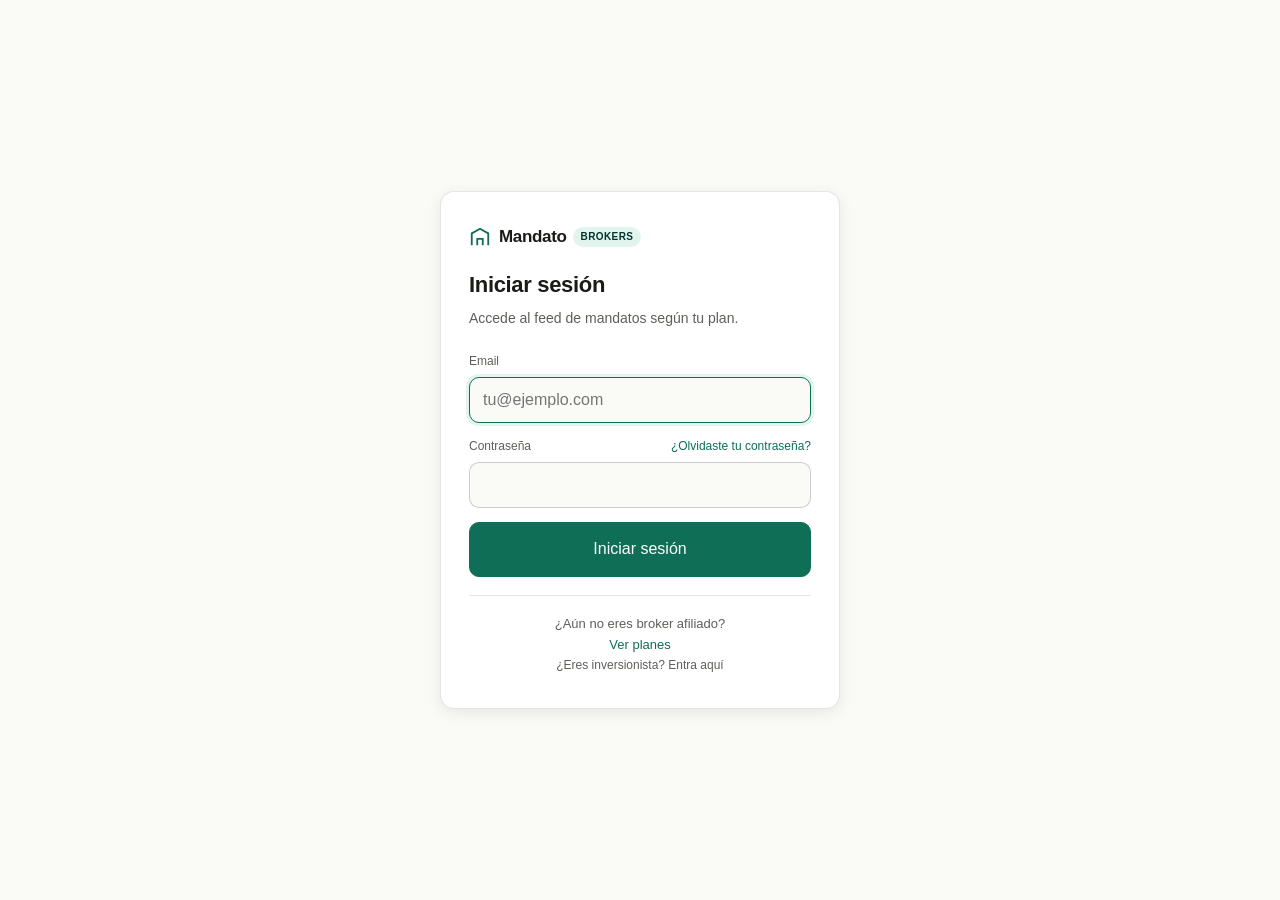
<file: brokers.html>
<!DOCTYPE html>
<html lang="es-CO">
<head>
<meta charset="UTF-8">
<meta name="viewport" content="width=device-width, initial-scale=1.0, viewport-fit=cover">
<meta name="theme-color" content="#0F6E56">
<meta name="robots" content="noindex">
<title>Panel broker — Mandato</title>
<link rel="stylesheet" href="styles.css">
<style>
  .login-screen { min-height: 100vh; display: flex; align-items: center; justify-content: center; padding: 20px; }
  .login-card { background: var(--surface); border: 0.5px solid var(--border); border-radius: var(--radius-lg); padding: 32px 28px; max-width: 380px; width: 100%; box-shadow: var(--shadow-md); }
  .login-card h1 { font-size: 20px; margin: 0 0 6px; font-weight: 600; letter-spacing: -0.015em; }
  .login-card p { font-size: 13px; color: var(--text-muted); margin: 0 0 20px; }
  .app { display: none; }
  .app.active { display: block; }
  .stats-row { display: grid; grid-template-columns: repeat(2, 1fr); gap: 10px; margin-bottom: 18px; }
  @media (min-width: 720px) { .stats-row { grid-template-columns: repeat(4, 1fr); } }
  .stat-card { background: var(--surface); border: 0.5px solid var(--border); border-radius: var(--radius-md); padding: 12px 14px; }
  .stat-label { font-size: 10px; color: var(--text-muted); letter-spacing: 0.05em; text-transform: uppercase; font-weight: 600; }
  .stat-value { font-size: 22px; font-weight: 600; margin-top: 2px; letter-spacing: -0.02em; }
  .filter-bar { display: flex; gap: 6px; margin-bottom: 14px; overflow-x: auto; padding-bottom: 4px; }
  .filter-bar::-webkit-scrollbar { display: none; }
  .filter-pill { padding: 7px 13px; border-radius: var(--radius-pill); border: 0.5px solid var(--border-strong); background: var(--surface); color: var(--text); font-size: 13px; white-space: nowrap; flex-shrink: 0; }
  .filter-pill.active { background: var(--brand); border-color: var(--brand); color: white; font-weight: 500; }
  .mandate-card { background: var(--surface); border: 0.5px solid var(--border); border-radius: var(--radius-md); padding: 16px 18px; margin-bottom: 10px; cursor: pointer; transition: border-color 0.15s; }
  .mandate-card:hover { border-color: var(--brand); }
  .mandate-card.featured { border-color: var(--gold); background: var(--gold-light); }
  .mandate-card.locked { opacity: 0.7; cursor: pointer; position: relative; }
  .mandate-card.locked::after { content: '🔒'; position: absolute; top: 14px; right: 14px; font-size: 16px; }
  .mandate-card.locked .mandate-text { filter: blur(4px); user-select: none; }
  .mandate-head { display: flex; justify-content: space-between; align-items: flex-start; gap: 10px; margin-bottom: 8px; flex-wrap: wrap; }
  .mandate-id { font-size: 11px; color: var(--text-faint); font-family: monospace; }
  .mandate-text { font-size: 14px; line-height: 1.55; margin: 6px 0 10px; }
  .mandate-meta { display: flex; justify-content: space-between; flex-wrap: wrap; gap: 8px; font-size: 11px; color: var(--text-faint); }
  .mandate-tags { display: flex; gap: 5px; flex-wrap: wrap; margin-top: 8px; }
  .mandate-tag { font-size: 10px; padding: 3px 8px; border-radius: var(--radius-sm); background: var(--surface-alt); color: var(--text-muted); }
  .mandate-tag.hot { background: var(--brand-light); color: var(--brand-text); font-weight: 500; }
  .empty { background: var(--surface); border: 0.5px dashed var(--border-strong); border-radius: var(--radius-lg); padding: 50px 24px; text-align: center; color: var(--text-muted); }
  .empty h3 { font-size: 16px; color: var(--text); margin: 0 0 6px; font-weight: 500; }
  .empty p { font-size: 13px; max-width: 320px; line-height: 1.6; margin: 0 auto; }
  .upgrade-card { background: var(--brand-light); border-radius: var(--radius-md); padding: 16px 18px; text-align: center; margin-bottom: 18px; }
  .upgrade-card h3 { margin: 0 0 6px; color: var(--brand-text); font-size: 15px; }
  .upgrade-card p { margin: 0 0 12px; font-size: 13px; color: var(--brand-text); line-height: 1.5; }
</style>
</head>
<body>

<!-- Loading -->
<div class="login-screen" id="login-screen">
  <div class="login-card">
    <div class="brand" style="margin-bottom:18px"><svg class="brand-icon" width="22" height="22" viewBox="0 0 24 24" fill="none" stroke="currentColor" stroke-width="2"><path d="M3 21V8l9-5 9 5v13"/><path d="M9 21v-7h6v7"/></svg><span class="brand-name">Mandato</span></div>
    <h1>Verificando sesión...</h1>
    <p>Si no estás logueado serás redirigido al login.</p>
  </div>
</div>

<!-- App -->
<div class="app" id="app">
  <header class="nav">
    <div class="nav-inner">
      <a href="index.html" class="brand"><svg class="brand-icon" width="20" height="20" viewBox="0 0 24 24" fill="none" stroke="currentColor" stroke-width="2"><path d="M3 21V8l9-5 9 5v13"/><path d="M9 21v-7h6v7"/></svg><span class="brand-name">Mandato</span><span style="font-size:10px; padding:2px 8px; background:var(--brand-light); color:var(--brand-text); border-radius:999px; font-weight:600; margin-left:6px;">brokers</span></a>
      <div class="nav-actions">
        <span style="font-size:13px; color:var(--text-muted); margin-right:8px;" id="broker-name"></span>
        <button type="button" class="btn btn-ghost btn-sm" id="logout-btn">Salir</button>
      </div>
    </div>
  </header>

  <main class="wrap-wide" style="padding-top:24px; padding-bottom:48px;">

    <h1 style="font-size:24px; margin:0 0 6px; font-weight:600; letter-spacing:-0.02em;" id="welcome">Bienvenido</h1>
    <p style="font-size:14px; color:var(--text-muted); margin:0 0 20px;">Mandatos disponibles según tu plan y zonas de operación.</p>

    <div id="plan-banner"></div>

    <div class="stats-row">
      <div class="stat-card"><div class="stat-label">Plan</div><div class="stat-value" id="stat-plan">—</div></div>
      <div class="stat-card"><div class="stat-label">Mandatos vistos este mes</div><div class="stat-value" id="stat-views">0</div></div>
      <div class="stat-card"><div class="stat-label">Mandatos disponibles</div><div class="stat-value" id="stat-available">0</div></div>
      <div class="stat-card"><div class="stat-label">Vence en</div><div class="stat-value" id="stat-vence">—</div></div>
    </div>

    <div class="filter-bar">
      <button type="button" class="filter-pill active" data-filter="all">Todos</button>
      <button type="button" class="filter-pill" data-filter="featured">Premium destacados</button>
      <button type="button" class="filter-pill" data-filter="my-zones">Mis zonas</button>
      <button type="button" class="filter-pill" data-filter="my-range">Mi rango</button>
    </div>

    <div id="feed"></div>

  </main>

  <footer>
    <div class="wrap foot-inner">
      <span class="foot-text">© Mandato 2026</span>
      <div class="foot-links">
        <a href="pricing.html?tab=broker">Planes</a>
        <a href="#">Contacto</a>
      </div>
    </div>
  </footer>
</div>

<!-- Modal detalle de mandato -->
<div class="modal-backdrop" id="detail-modal">
  <div class="modal" style="max-width:560px">
    <h3 id="detail-title" style="font-size:18px; margin:0 0 4px; font-weight:600;">Detalle</h3>
    <div id="detail-id" style="font-size:11px; color:var(--text-faint); margin-bottom:16px;"></div>
    <div id="detail-body"></div>
    <div style="display:flex; gap:8px; margin-top:18px;">
      <button type="button" class="btn" id="detail-close">Cerrar</button>
      <button type="button" class="btn btn-whatsapp" id="detail-contact" style="margin-left:auto">Contactar por WhatsApp</button>
    </div>
  </div>
</div>

<script src="config.js"></script>
<script>
(function() {
  var H = window.MANDATO_HELPERS;
  var DB = window.MANDATO_DB;
  var AUTH = window.MANDATO_AUTH;

  var PLANS = {
    broker_basico: { nombre: 'Básico', precio: 149000, max_views: 10, contacto_directo: false, prioridad: 1 },
    broker_pro: { nombre: 'Pro', precio: 349000, max_views: null, contacto_directo: true, prioridad: 5 },
    broker_elite: { nombre: 'Élite', precio: 799000, max_views: null, contacto_directo: true, prioridad: 10 }
  };

  var currentBroker = null;
  var currentFilter = 'all';
  var currentMandates = [];

  function showApp() {
    document.getElementById('login-screen').style.display = 'none';
    document.getElementById('app').classList.add('active');
    renderBroker();
    loadFeed();
  }

  function redirectToLogin() {
    window.location.href = 'login-broker.html';
  }

  // ===== Verificar sesión =====
  if (!AUTH.isAuthenticated()) {
    redirectToLogin();
    return;
  }
  var authUser = AUTH.getUser();
  if (!authUser) {
    AUTH.signOut();
    redirectToLogin();
    return;
  }

  DB.select('brokers', 'auth_user_id=eq.' + authUser.id)
    .then(function(rows) {
      if (!rows || rows.length === 0) {
        H.showToast('No encontramos tu perfil de broker.');
        AUTH.signOut();
        setTimeout(redirectToLogin, 1200);
        return;
      }
      currentBroker = rows[0];
      showApp();
    })
    .catch(function(err) {
      console.error('Error verificando broker:', err);
      H.showToast('Error de conexión. Redirigiendo al login...');
      AUTH.signOut();
      setTimeout(redirectToLogin, 1500);
    });

  document.getElementById('logout-btn').addEventListener('click', function() {
    AUTH.signOut();
    setTimeout(redirectToLogin, 200);
  });

  function renderBroker() {
    var name = currentBroker.nombre || currentBroker.name || 'Broker';
    var planId = currentBroker.plan_id || currentBroker.planId || 'broker_basico';
    var plan = PLANS[planId] || PLANS.broker_basico;
    document.getElementById('broker-name').textContent = name.split(' ')[0];
    document.getElementById('welcome').textContent = 'Hola, ' + name.split(' ')[0];
    document.getElementById('stat-plan').textContent = plan.nombre;
    document.getElementById('stat-views').textContent = (currentBroker.mandatos_vistos_mes || 0) + (plan.max_views ? '/' + plan.max_views : '');

    var venceAt = currentBroker.plan_vence_at;
    document.getElementById('stat-vence').textContent = venceAt ? H.daysUntil(venceAt) + ' días' : '—';

    var banner = document.getElementById('plan-banner');
    var activo = currentBroker.activo !== false;
    if (!activo) {
      banner.className = 'plan-banner warning';
      banner.innerHTML = '<div>Tu suscripción <strong>no está activa</strong>. Renueva para volver a ver mandatos.</div>' +
        '<div class="plan-banner-actions"><a href="pricing.html?tab=broker" class="btn btn-primary btn-sm">Renovar plan</a></div>';
    } else if (planId === 'broker_basico' && (currentBroker.mandatos_vistos_mes || 0) >= 7) {
      banner.className = 'plan-banner brand';
      banner.innerHTML = '<div>Te quedan <strong>' + (10 - (currentBroker.mandatos_vistos_mes || 0)) + ' mandatos</strong> este mes en plan Básico.</div>' +
        '<div class="plan-banner-actions"><a href="pricing.html?tab=broker" class="btn btn-primary btn-sm">Subir a Pro</a></div>';
    }
  }

  function loadFeed() {
    if (!DB.isConfigured()) {
      currentMandates = getDemoMandates();
      renderFeed();
      return;
    }
    DB.select('mandatos', 'status=eq.active&order=destacado.desc,created_at.desc&limit=50').then(function(rows) {
      currentMandates = rows || [];
      renderFeed();
    }).catch(function(e){ console.error(e); currentMandates = []; renderFeed(); });
  }

  function getDemoMandates() {
    return [
      { id: 'm_demo_1', created_at: new Date(Date.now() - 6*3600*1000).toISOString(), free_text: 'Apartamento 2 hab en El Poblado o Laureles para Airbnb · 60 m² o más · estrato 5–6 · contado · hasta $450M.', destacado: true, ofertas_count: 3, fields: { 'Forma de pago': 'Contado', 'Plazo': '1 a 3 meses', 'Zona': 'El Poblado, Laureles' }, contact_name: 'Juan P.', contact_phone: '3001234567' },
      { id: 'm_demo_2', created_at: new Date(Date.now() - 2*86400*1000).toISOString(), free_text: 'Casa familiar en Envigado · 3 habitaciones · con patio · estrato 5 · crédito pre-aprobado · hasta $900M.', destacado: false, ofertas_count: 2, fields: { 'Forma de pago': 'Crédito', 'Zona': 'Envigado' }, contact_name: 'María R.', contact_phone: '3109876543' },
      { id: 'm_demo_3', created_at: new Date(Date.now() - 86400*1000).toISOString(), free_text: 'Apartaestudio en Provenza para flip · acepta para remodelar · hasta $280M · contado.', destacado: false, ofertas_count: 0, fields: { 'Forma de pago': 'Contado', 'Plazo': 'Esta semana' }, contact_name: 'Andrés F.', contact_phone: '3145556677' },
      { id: 'm_demo_4', created_at: new Date(Date.now() - 5*86400*1000).toISOString(), free_text: 'Lote en Las Palmas o Llanogrande · 800 a 1.200M · sin afán · prefiere con vista a la ciudad.', destacado: false, ofertas_count: 1, fields: { 'Plazo': 'Sin afán', 'Zona': 'Las Palmas' }, contact_name: 'Carlos M.', contact_phone: '3201112233' }
    ];
  }

  function renderFeed() {
    var planId = currentBroker.plan_id || 'broker_basico';
    var plan = PLANS[planId] || PLANS.broker_basico;
    var activo = currentBroker.activo !== false;

    var visible = currentMandates.slice();
    if (currentFilter === 'featured') visible = visible.filter(function(m){return m.destacado;});
    else if (currentFilter === 'my-zones') {
      var myZones = (currentBroker.zonas_especialidad || []);
      visible = visible.filter(function(m) {
        var zona = (m.fields && m.fields.Zona) || '';
        return myZones.some(function(z){ return zona.indexOf(z) !== -1; });
      });
    }

    document.getElementById('stat-available').textContent = visible.length;

    if (!activo) {
      document.getElementById('feed').innerHTML = '<div class="upgrade-card"><h3>Tu suscripción no está activa</h3><p>Renueva tu plan para volver a ver mandatos.</p><a href="pricing.html?tab=broker" class="btn btn-primary">Renovar ahora</a></div>';
      return;
    }

    if (visible.length === 0) {
      document.getElementById('feed').innerHTML = '<div class="empty"><h3>No hay mandatos en este filtro</h3><p>Vuelve a revisar pronto. Llegan mandatos nuevos cada día.</p></div>';
      return;
    }

    var maxViews = plan.max_views;
    var viewedCount = currentBroker.mandatos_vistos_mes || 0;

    document.getElementById('feed').innerHTML = visible.map(function(m, i) {
      var locked = maxViews && (i + viewedCount) >= maxViews;
      var tags = '';
      if (m.destacado) tags += '<span class="mandate-tag hot">premium</span>';
      if (m.fields) {
        if (m.fields['Forma de pago']) tags += '<span class="mandate-tag">' + H.escapeHtml(m.fields['Forma de pago'].toLowerCase()) + '</span>';
        if (m.fields['Plazo']) tags += '<span class="mandate-tag">' + H.escapeHtml(m.fields['Plazo'].toLowerCase()) + '</span>';
      }
      return '<div class="mandate-card ' + (m.destacado ? 'featured ' : '') + (locked ? 'locked' : '') + '" data-id="' + H.escapeHtml(m.id) + '">' +
        '<div class="mandate-head"><div class="mandate-id">' + H.escapeHtml(m.id) + '</div></div>' +
        '<div class="mandate-text">' + H.escapeHtml(m.free_text || 'Sin descripción') + '</div>' +
        '<div class="mandate-tags">' + tags + '</div>' +
        '<div class="mandate-meta" style="margin-top:8px;">' +
          '<span>' + H.timeAgo(m.created_at) + ' · ' + (m.ofertas_count || 0) + ' oferta' + ((m.ofertas_count || 0) !== 1 ? 's' : '') + '</span>' +
          (locked ? '<span style="color:var(--brand);font-weight:500;">Sube a Pro para ver →</span>' : '<span>click para ver →</span>') +
        '</div>' +
      '</div>';
    }).join('');

    document.querySelectorAll('.mandate-card').forEach(function(card) {
      card.addEventListener('click', function() {
        if (card.classList.contains('locked')) {
          window.location.href = 'pricing.html?tab=broker';
          return;
        }
        openDetail(card.getAttribute('data-id'));
      });
    });
  }

  document.querySelectorAll('.filter-pill').forEach(function(pill) {
    pill.addEventListener('click', function() {
      document.querySelectorAll('.filter-pill').forEach(function(p){p.classList.remove('active');});
      pill.classList.add('active');
      currentFilter = pill.getAttribute('data-filter');
      renderFeed();
    });
  });

  function openDetail(id) {
    var m = currentMandates.find(function(x){return x.id === id;});
    if (!m) return;

    var planId = currentBroker.plan_id || 'broker_basico';
    var plan = PLANS[planId] || PLANS.broker_basico;

    var fieldsHtml = '';
    if (m.fields) {
      Object.keys(m.fields).forEach(function(k) {
        fieldsHtml += '<div style="display:flex; justify-content:space-between; padding:7px 0; border-bottom:0.5px solid var(--border); font-size:13px;"><span style="color:var(--text-muted)">' + H.escapeHtml(k) + '</span><span style="font-weight:500">' + H.escapeHtml(m.fields[k]) + '</span></div>';
      });
    }

    var contactHtml = '';
    if (plan.contacto_directo) {
      contactHtml = '<div style="background:var(--brand-light); border-radius:var(--radius-md); padding:12px 14px; margin-top:14px; font-size:13px; color:var(--brand-text);">' +
        '<div style="font-weight:600; margin-bottom:4px;">Contacto directo (Plan Pro+)</div>' +
        '<div>' + H.escapeHtml(m.contact_name || 'Comprador') + '</div>' +
        '<div>+57 ' + H.escapeHtml(m.contact_phone || '') + '</div>' +
        '</div>';
    } else {
      contactHtml = '<div style="background:var(--surface-alt); border-radius:var(--radius-md); padding:12px 14px; margin-top:14px; font-size:13px; color:var(--text-muted); text-align:center;">' +
        'Contacto vía plataforma. <a href="pricing.html?tab=broker" style="color:var(--brand)">Sube a Pro</a> para ver WhatsApp directo.</div>';
    }

    document.getElementById('detail-title').textContent = 'Mandato';
    document.getElementById('detail-id').textContent = m.id + ' · ' + H.timeAgo(m.created_at);
    document.getElementById('detail-body').innerHTML =
      '<div style="font-size:14px; line-height:1.6; margin-bottom:14px; padding:12px 14px; background:var(--bg); border-radius:var(--radius-md);">' + H.escapeHtml(m.free_text || 'Sin descripción') + '</div>' +
      fieldsHtml +
      contactHtml;

    var contactBtn = document.getElementById('detail-contact');
    if (plan.contacto_directo) {
      contactBtn.style.display = 'inline-flex';
      contactBtn.onclick = function() {
        var msg = 'Hola ' + (m.contact_name || '').split(' ')[0] + ', soy ' + (currentBroker.nombre || 'broker') + ' de Mandato. Vi tu solicitud y tengo opciones que pueden encajar. ¿Hablamos?';
        window.open('https://wa.me/57' + m.contact_phone + '?text=' + encodeURIComponent(msg), '_blank');
      };
    } else {
      contactBtn.style.display = 'none';
    }

    document.getElementById('detail-modal').classList.add('open');
    document.body.classList.add('modal-open');

    // Registrar vista (en producción, increment counter)
    if (DB.isConfigured() && currentBroker.id) {
      DB.insert('broker_mandato_views', { broker_id: currentBroker.id, mandate_id: id }).catch(function(){});
    }
  }

  document.getElementById('detail-close').addEventListener('click', function() {
    document.getElementById('detail-modal').classList.remove('open');
    document.body.classList.remove('modal-open');
  });
  document.getElementById('detail-modal').addEventListener('click', function(e) {
    if (e.target === this) {
      this.classList.remove('open');
      document.body.classList.remove('modal-open');
    }
  });

})();
</script>

</body>
</html>
</file>
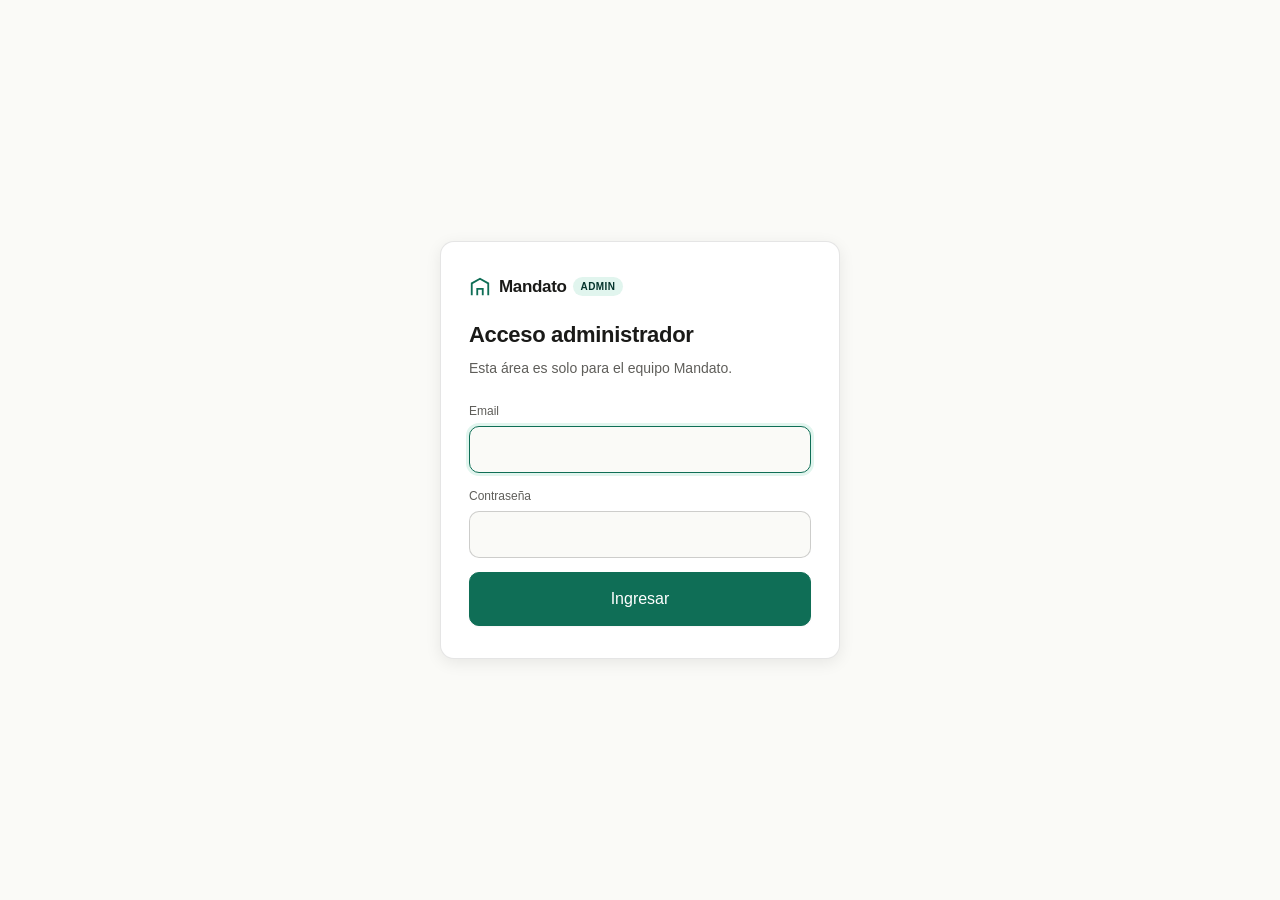
<file: login-admin.html>
<!DOCTYPE html>
<html lang="es-CO">
<head>
<meta charset="UTF-8">
<meta name="viewport" content="width=device-width, initial-scale=1.0">
<meta name="theme-color" content="#0F6E56">
<meta name="robots" content="noindex, nofollow">
<title>Admin login — Mandato</title>
<link rel="stylesheet" href="styles.css">
<style>
  .auth-screen { min-height: 100vh; display: flex; align-items: center; justify-content: center; padding: 20px; }
  .auth-card { background: var(--surface); border: 0.5px solid var(--border); border-radius: var(--radius-lg); padding: 32px 28px; max-width: 400px; width: 100%; box-shadow: var(--shadow-md); }
  .auth-card h1 { font-size: 22px; margin: 0 0 6px; font-weight: 600; letter-spacing: -0.015em; }
  .auth-card p.lead { font-size: 14px; color: var(--text-muted); margin: 0 0 22px; }
  .topbar-tag { font-size: 10px; padding: 2px 8px; background: var(--brand-light); color: var(--brand-text); border-radius: 999px; font-weight: 600; letter-spacing: 0.04em; text-transform: uppercase; margin-left: 6px; }
</style>
</head>
<body>

<div class="auth-screen">
  <div class="auth-card">
    <div style="margin-bottom:18px; display:flex; align-items:center;">
      <span class="brand" style="display:inline-flex;">
        <svg class="brand-icon" width="22" height="22" viewBox="0 0 24 24" fill="none" stroke="currentColor" stroke-width="2"><path d="M3 21V8l9-5 9 5v13"/><path d="M9 21v-7h6v7"/></svg>
        <span class="brand-name">Mandato</span>
      </span>
      <span class="topbar-tag">admin</span>
    </div>
    <h1>Acceso administrador</h1>
    <p class="lead">Esta área es solo para el equipo Mandato.</p>

    <div class="form-field" id="field-email">
      <label for="email">Email</label>
      <input type="email" id="email" autocomplete="email">
      <div class="form-error">Email inválido.</div>
    </div>

    <div class="form-field" id="field-password">
      <label for="password">Contraseña</label>
      <input type="password" id="password" autocomplete="current-password">
      <div class="form-error">Contraseña requerida.</div>
    </div>

    <button type="button" class="btn btn-primary btn-block btn-lg" id="btn-login">Ingresar</button>
  </div>
</div>

<script src="config.js"></script>
<script>
(function() {
  var H = window.MANDATO_HELPERS;
  var AUTH = window.MANDATO_AUTH;
  var DB = window.MANDATO_DB;

  // Si ya hay sesión, validar que sea admin
  if (AUTH.isAuthenticated()) {
    var user = AUTH.getUser();
    if (user) {
      DB.select('admins', 'id=eq.' + user.id).then(function(rows) {
        if (rows && rows.length > 0) window.location.href = 'admin.html';
        else AUTH.signOut();
      });
    }
  }

  function validate() {
    document.querySelectorAll('.form-field').forEach(function(f){f.classList.remove('has-error');});
    var email = document.getElementById('email').value.trim();
    var password = document.getElementById('password').value;
    var ok = true;
    if (!/^[^\s@]+@[^\s@]+\.[^\s@]+$/.test(email)) { document.getElementById('field-email').classList.add('has-error'); ok = false; }
    if (password.length < 6) { document.getElementById('field-password').classList.add('has-error'); ok = false; }
    return ok;
  }

  function doLogin() {
    if (!validate()) return;
    var btn = document.getElementById('btn-login');
    btn.disabled = true; btn.textContent = 'Verificando...';
    var email = document.getElementById('email').value.trim();
    var password = document.getElementById('password').value;

    AUTH.signIn(email, password)
      .then(function(data) {
        return DB.select('admins', 'id=eq.' + data.user.id);
      })
      .then(function(rows) {
        if (!rows || rows.length === 0) {
          AUTH.signOut();
          throw new Error('No tienes permisos de administrador.');
        }
        window.location.href = 'admin.html';
      })
      .catch(function(err) {
        var msg = err.message || 'Error';
        if (msg.indexOf('Invalid login') !== -1 || msg.indexOf('credentials') !== -1) msg = 'Email o contraseña incorrectos';
        H.showToast(msg);
        btn.disabled = false; btn.textContent = 'Ingresar';
      });
  }

  document.getElementById('btn-login').addEventListener('click', doLogin);
  document.getElementById('password').addEventListener('keydown', function(e){ if (e.key === 'Enter') doLogin(); });
  document.getElementById('email').focus();
})();
</script>

</body>
</html>
</file>
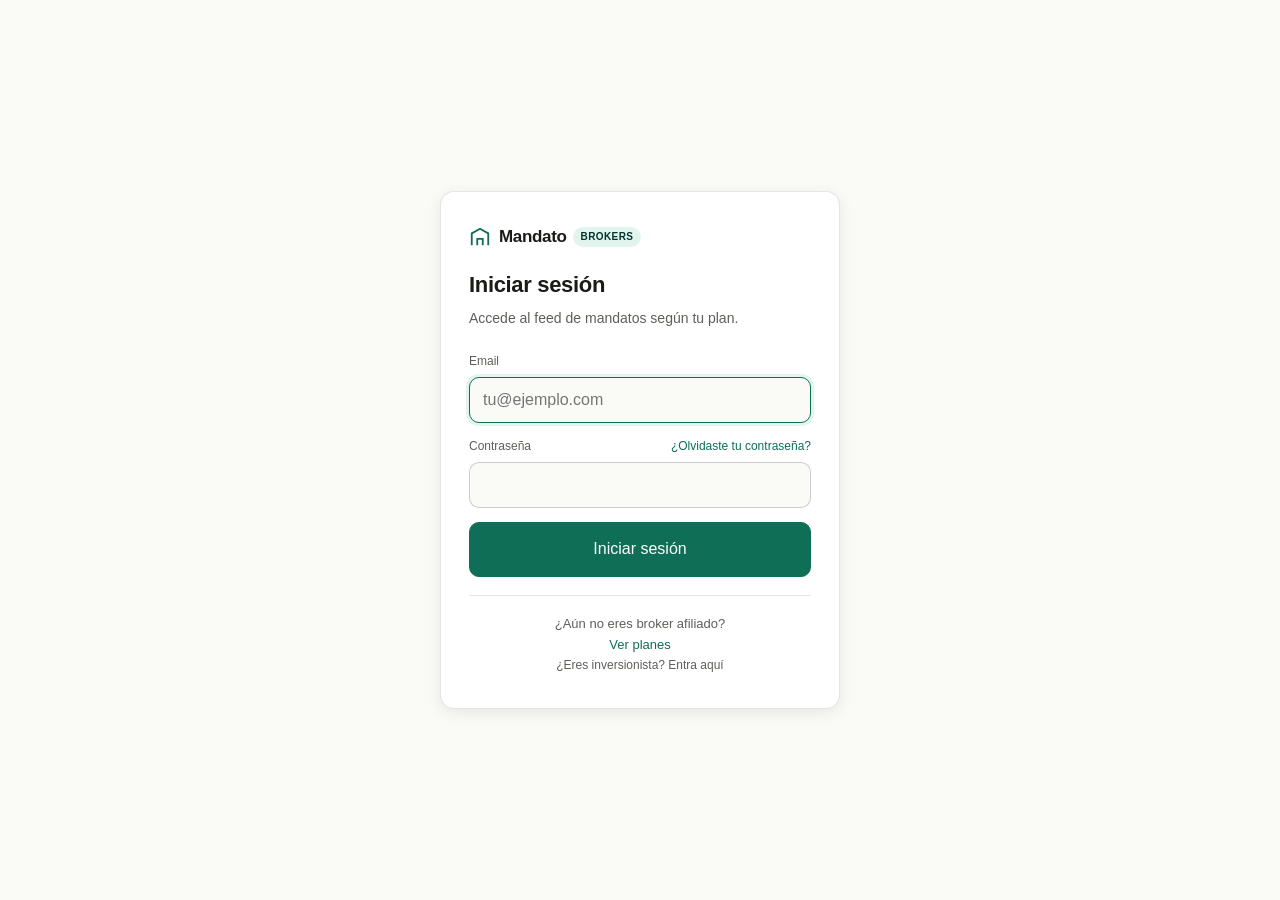
<file: login-broker.html>
<!DOCTYPE html>
<html lang="es-CO">
<head>
<meta charset="UTF-8">
<meta name="viewport" content="width=device-width, initial-scale=1.0">
<meta name="theme-color" content="#0F6E56">
<title>Iniciar sesión broker — Mandato</title>
<link rel="stylesheet" href="styles.css">
<style>
  .auth-screen { min-height: 100vh; display: flex; align-items: center; justify-content: center; padding: 20px; }
  .auth-card { background: var(--surface); border: 0.5px solid var(--border); border-radius: var(--radius-lg); padding: 32px 28px; max-width: 400px; width: 100%; box-shadow: var(--shadow-md); }
  .auth-card h1 { font-size: 22px; margin: 0 0 6px; font-weight: 600; letter-spacing: -0.015em; }
  .auth-card p.lead { font-size: 14px; color: var(--text-muted); margin: 0 0 22px; }
  .auth-foot { text-align: center; font-size: 13px; color: var(--text-muted); margin-top: 18px; padding-top: 18px; border-top: 0.5px solid var(--border); line-height: 1.6; }
  .auth-foot a { color: var(--brand); text-decoration: none; font-weight: 500; }
  .forgot-link { font-size: 12px; color: var(--brand); text-decoration: none; }
  .label-row { display: flex; justify-content: space-between; align-items: center; margin-bottom: 6px; }
  .label-row label { margin-bottom: 0 !important; }
  .topbar-tag { font-size: 10px; padding: 2px 8px; background: var(--brand-light); color: var(--brand-text); border-radius: 999px; font-weight: 600; letter-spacing: 0.04em; text-transform: uppercase; margin-left: 6px; }
</style>
</head>
<body>

<div class="auth-screen">
  <div class="auth-card">
    <div style="margin-bottom:18px; display:flex; align-items:center;">
      <a href="index.html" class="brand" style="display:inline-flex;">
        <svg class="brand-icon" width="22" height="22" viewBox="0 0 24 24" fill="none" stroke="currentColor" stroke-width="2"><path d="M3 21V8l9-5 9 5v13"/><path d="M9 21v-7h6v7"/></svg>
        <span class="brand-name">Mandato</span>
      </a>
      <span class="topbar-tag">brokers</span>
    </div>
    <h1>Iniciar sesión</h1>
    <p class="lead">Accede al feed de mandatos según tu plan.</p>

    <div class="form-field" id="field-email">
      <label for="email">Email</label>
      <input type="email" id="email" autocomplete="email" placeholder="tu@ejemplo.com">
      <div class="form-error">Ingresa un email válido.</div>
    </div>

    <div class="form-field" id="field-password">
      <div class="label-row">
        <label for="password">Contraseña</label>
        <a href="recuperar.html" class="forgot-link">¿Olvidaste tu contraseña?</a>
      </div>
      <input type="password" id="password" autocomplete="current-password">
      <div class="form-error">Contraseña requerida.</div>
    </div>

    <button type="button" class="btn btn-primary btn-block btn-lg" id="btn-login">Iniciar sesión</button>

    <div class="auth-foot">
      ¿Aún no eres broker afiliado?<br>
      <a href="pricing.html?tab=broker">Ver planes</a><br>
      <a href="login-comprador.html" style="color:var(--text-muted); font-size:12px;">¿Eres inversionista? Entra aquí</a>
    </div>
  </div>
</div>

<script src="config.js"></script>
<script>
(function() {
  var H = window.MANDATO_HELPERS;
  var AUTH = window.MANDATO_AUTH;
  var DB = window.MANDATO_DB;

  if (AUTH.isAuthenticated()) {
    window.location.href = 'brokers.html';
    return;
  }

  function clearErrors() { document.querySelectorAll('.form-field').forEach(function(f){f.classList.remove('has-error');}); }
  function validate() {
    clearErrors();
    var email = document.getElementById('email').value.trim();
    var password = document.getElementById('password').value;
    var ok = true;
    if (!/^[^\s@]+@[^\s@]+\.[^\s@]+$/.test(email)) { document.getElementById('field-email').classList.add('has-error'); ok = false; }
    if (password.length < 6) { document.getElementById('field-password').classList.add('has-error'); ok = false; }
    return ok;
  }

  function doLogin() {
    if (!validate()) return;
    var btn = document.getElementById('btn-login');
    btn.disabled = true; btn.textContent = 'Ingresando...';
    var email = document.getElementById('email').value.trim();
    var password = document.getElementById('password').value;

    AUTH.signIn(email, password)
      .then(function(data) {
        return DB.select('brokers', 'auth_user_id=eq.' + data.user.id);
      })
      .then(function(rows) {
        if (!rows || rows.length === 0) {
          AUTH.signOut();
          throw new Error('No encontramos cuenta de broker con ese email.');
        }
        H.showToast('¡Bienvenido!');
        setTimeout(function() { window.location.href = 'brokers.html'; }, 400);
      })
      .catch(function(err) {
        var msg = err.message || 'Error al iniciar sesión';
        if (msg.indexOf('Invalid login') !== -1 || msg.indexOf('credentials') !== -1) msg = 'Email o contraseña incorrectos';
        H.showToast(msg);
        btn.disabled = false; btn.textContent = 'Iniciar sesión';
      });
  }

  document.getElementById('btn-login').addEventListener('click', doLogin);
  document.getElementById('password').addEventListener('keydown', function(e) { if (e.key === 'Enter') doLogin(); });
  document.getElementById('email').addEventListener('keydown', function(e) { if (e.key === 'Enter') document.getElementById('password').focus(); });
  document.getElementById('email').focus();
})();
</script>

</body>
</html>
</file>
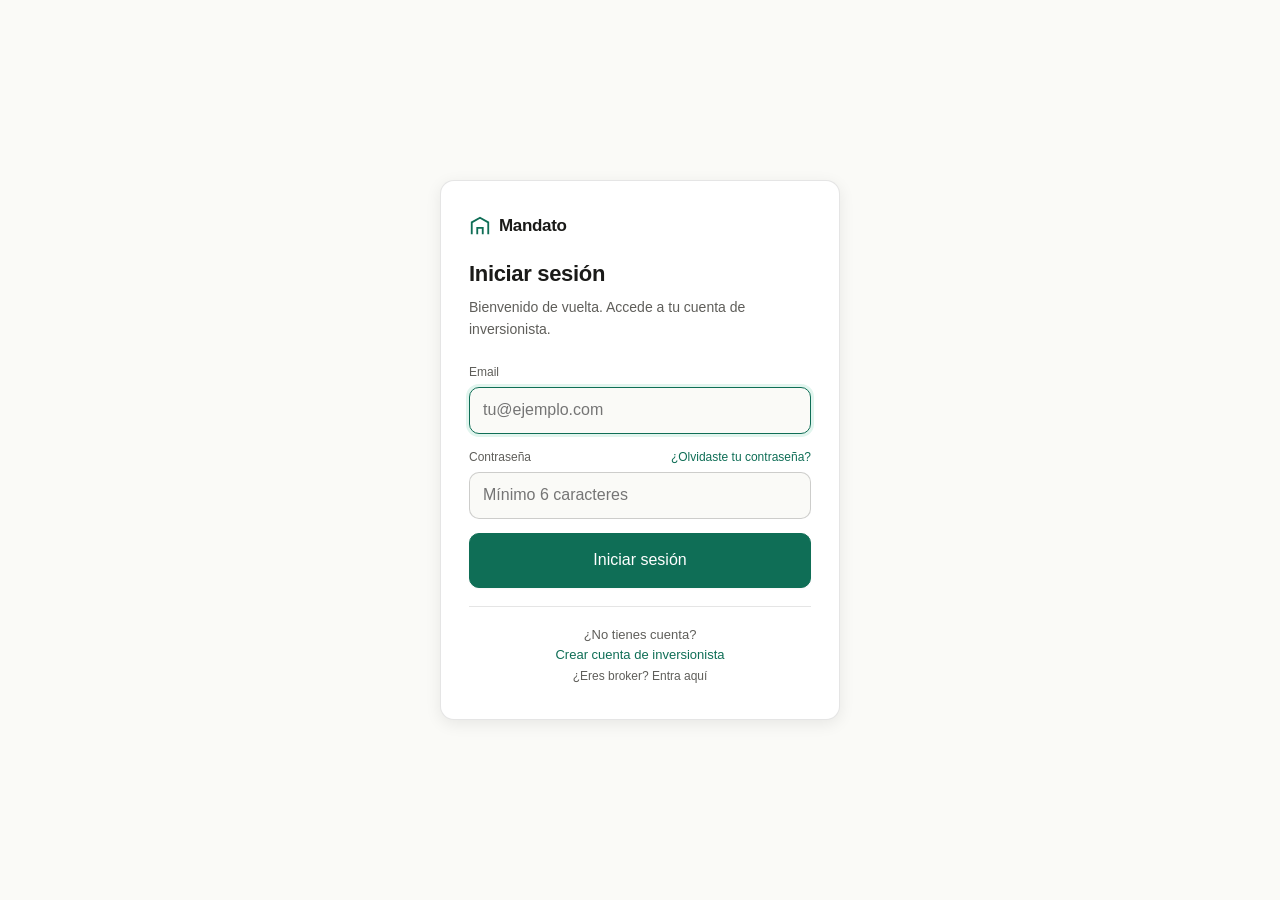
<file: login-comprador.html>
<!DOCTYPE html>
<html lang="es-CO">
<head>
<meta charset="UTF-8">
<meta name="viewport" content="width=device-width, initial-scale=1.0">
<meta name="theme-color" content="#0F6E56">
<title>Iniciar sesión — Mandato</title>
<link rel="stylesheet" href="styles.css">
<style>
  .auth-screen { min-height: 100vh; display: flex; align-items: center; justify-content: center; padding: 20px; }
  .auth-card { background: var(--surface); border: 0.5px solid var(--border); border-radius: var(--radius-lg); padding: 32px 28px; max-width: 400px; width: 100%; box-shadow: var(--shadow-md); }
  .auth-card h1 { font-size: 22px; margin: 0 0 6px; font-weight: 600; letter-spacing: -0.015em; }
  .auth-card p.lead { font-size: 14px; color: var(--text-muted); margin: 0 0 22px; }
  .auth-foot { text-align: center; font-size: 13px; color: var(--text-muted); margin-top: 18px; padding-top: 18px; border-top: 0.5px solid var(--border); line-height: 1.6; }
  .auth-foot a { color: var(--brand); text-decoration: none; font-weight: 500; }
  .auth-foot a:hover { text-decoration: underline; }
  .forgot-link { font-size: 12px; color: var(--brand); text-decoration: none; }
  .forgot-link:hover { text-decoration: underline; }
  .label-row { display: flex; justify-content: space-between; align-items: center; margin-bottom: 6px; }
  .label-row label { margin-bottom: 0 !important; }
</style>
</head>
<body>

<div class="auth-screen">
  <div class="auth-card">
    <a href="index.html" class="brand" style="margin-bottom:18px; display:inline-flex;">
      <svg class="brand-icon" width="22" height="22" viewBox="0 0 24 24" fill="none" stroke="currentColor" stroke-width="2"><path d="M3 21V8l9-5 9 5v13"/><path d="M9 21v-7h6v7"/></svg>
      <span class="brand-name">Mandato</span>
    </a>
    <h1>Iniciar sesión</h1>
    <p class="lead">Bienvenido de vuelta. Accede a tu cuenta de inversionista.</p>

    <div class="form-field" id="field-email">
      <label for="email">Email</label>
      <input type="email" id="email" autocomplete="email" placeholder="tu@ejemplo.com">
      <div class="form-error">Ingresa un email válido.</div>
    </div>

    <div class="form-field" id="field-password">
      <div class="label-row">
        <label for="password">Contraseña</label>
        <a href="recuperar.html" class="forgot-link">¿Olvidaste tu contraseña?</a>
      </div>
      <input type="password" id="password" autocomplete="current-password" placeholder="Mínimo 6 caracteres">
      <div class="form-error">Contraseña requerida.</div>
    </div>

    <button type="button" class="btn btn-primary btn-block btn-lg" id="btn-login">Iniciar sesión</button>

    <div class="auth-foot">
      ¿No tienes cuenta?<br>
      <a href="signup-comprador.html">Crear cuenta de inversionista</a><br>
      <a href="login-broker.html" style="color:var(--text-muted); font-size:12px;">¿Eres broker? Entra aquí</a>
    </div>
  </div>
</div>

<script src="config.js"></script>
<script>
(function() {
  var H = window.MANDATO_HELPERS;
  var AUTH = window.MANDATO_AUTH;
  var DB = window.MANDATO_DB;

  // Si ya está logueado, redirigir directamente
  if (AUTH.isAuthenticated()) {
    window.location.href = 'mi-cuenta.html';
    return;
  }

  function clearErrors() {
    document.querySelectorAll('.form-field').forEach(function(f){ f.classList.remove('has-error'); });
  }

  function validate() {
    clearErrors();
    var email = document.getElementById('email').value.trim();
    var password = document.getElementById('password').value;
    var ok = true;
    if (!/^[^\s@]+@[^\s@]+\.[^\s@]+$/.test(email)) {
      document.getElementById('field-email').classList.add('has-error');
      ok = false;
    }
    if (password.length < 6) {
      document.getElementById('field-password').classList.add('has-error');
      ok = false;
    }
    return ok;
  }

  function doLogin() {
    if (!validate()) return;
    var btn = document.getElementById('btn-login');
    btn.disabled = true;
    btn.textContent = 'Ingresando...';

    var email = document.getElementById('email').value.trim();
    var password = document.getElementById('password').value;

    AUTH.signIn(email, password)
      .then(function(data) {
        // Verificar que sea comprador (existe en tabla usuarios)
        return DB.select('usuarios', 'auth_user_id=eq.' + data.user.id);
      })
      .then(function(rows) {
        if (!rows || rows.length === 0) {
          // No es comprador, cerramos sesión
          AUTH.signOut();
          throw new Error('No encontramos cuenta de comprador con ese email. Si eres broker, inicia sesión en login-broker.html.');
        }
        H.showToast('¡Bienvenido!');
        setTimeout(function() { window.location.href = 'mi-cuenta.html'; }, 400);
      })
      .catch(function(err) {
        var msg = err.message || 'Error al iniciar sesión';
        if (msg.indexOf('Invalid login') !== -1 || msg.indexOf('credentials') !== -1) {
          msg = 'Email o contraseña incorrectos';
        }
        H.showToast(msg);
        btn.disabled = false;
        btn.textContent = 'Iniciar sesión';
      });
  }

  document.getElementById('btn-login').addEventListener('click', doLogin);
  document.getElementById('password').addEventListener('keydown', function(e) {
    if (e.key === 'Enter') doLogin();
  });
  document.getElementById('email').addEventListener('keydown', function(e) {
    if (e.key === 'Enter') document.getElementById('password').focus();
  });

  document.getElementById('email').focus();
})();
</script>

</body>
</html>
</file>
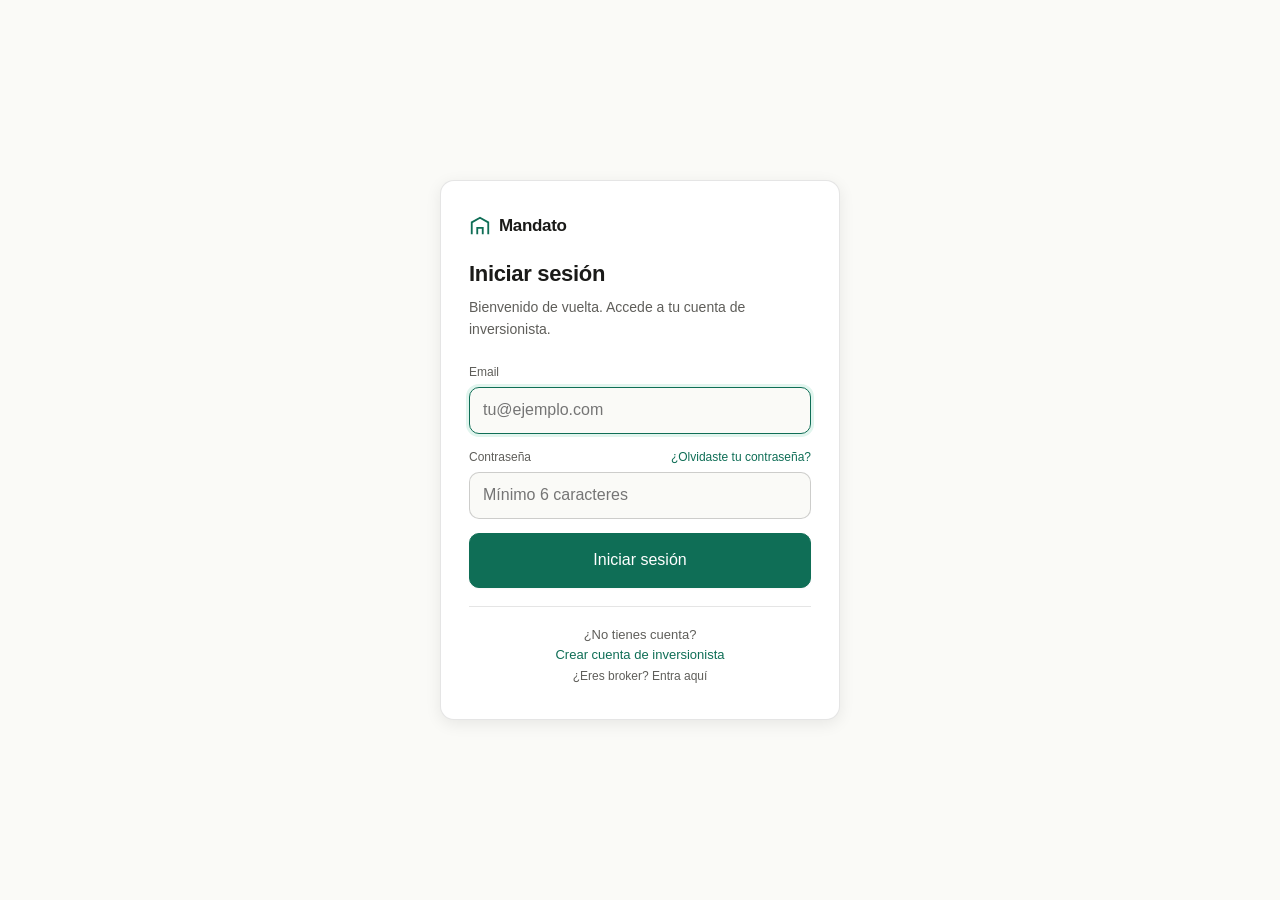
<file: mi-cuenta.html>
<!DOCTYPE html>
<html lang="es-CO">
<head>
<meta charset="UTF-8">
<meta name="viewport" content="width=device-width, initial-scale=1.0, viewport-fit=cover">
<meta name="theme-color" content="#0F6E56">
<meta name="robots" content="noindex">
<title>Mi cuenta — Mandato</title>
<link rel="stylesheet" href="styles.css">
<style>
  .login-screen { min-height: 100vh; display: flex; align-items: center; justify-content: center; padding: 20px; }
  .login-card { background: var(--surface); border: 0.5px solid var(--border); border-radius: var(--radius-lg); padding: 32px 28px; max-width: 380px; width: 100%; box-shadow: var(--shadow-md); }
  .login-card h1 { font-size: 20px; margin: 0 0 6px; font-weight: 600; letter-spacing: -0.015em; }
  .login-card p { font-size: 13px; color: var(--text-muted); margin: 0 0 20px; }
  .app { display: none; }
  .app.active { display: block; }
  .stats-row { display: grid; grid-template-columns: repeat(2, 1fr); gap: 10px; margin-bottom: 18px; }
  @media (min-width: 720px) { .stats-row { grid-template-columns: repeat(4, 1fr); } }
  .stat-card { background: var(--surface); border: 0.5px solid var(--border); border-radius: var(--radius-md); padding: 12px 14px; }
  .stat-label { font-size: 10px; color: var(--text-muted); letter-spacing: 0.05em; text-transform: uppercase; font-weight: 600; }
  .stat-value { font-size: 22px; font-weight: 600; margin-top: 2px; letter-spacing: -0.02em; }
  .section-head { display: flex; justify-content: space-between; align-items: center; margin: 24px 0 12px; flex-wrap: wrap; gap: 8px; }
  .section-head h2 { font-size: 17px; margin: 0; font-weight: 600; }
  .mandate-card { background: var(--surface); border: 0.5px solid var(--border); border-radius: var(--radius-md); padding: 16px 18px; margin-bottom: 10px; }
  .mandate-card-head { display: flex; justify-content: space-between; align-items: flex-start; gap: 10px; margin-bottom: 6px; flex-wrap: wrap; }
  .mandate-card-text { font-size: 14px; line-height: 1.55; margin: 4px 0 10px; }
  .mandate-card-meta { display: flex; justify-content: space-between; flex-wrap: wrap; gap: 8px; font-size: 11px; color: var(--text-faint); }
  .mandate-actions { display: flex; gap: 6px; flex-wrap: wrap; margin-top: 10px; padding-top: 10px; border-top: 0.5px dashed var(--border); }
  .offers-list { display: flex; flex-direction: column; gap: 8px; margin-top: 12px; padding-top: 12px; border-top: 0.5px solid var(--border); }
  .offer { background: var(--bg); border: 0.5px solid var(--border); border-radius: var(--radius-sm); padding: 10px 12px; }
  .offer-head { display: flex; justify-content: space-between; gap: 8px; align-items: flex-start; margin-bottom: 4px; }
  .offer-name { font-size: 13px; font-weight: 500; }
  .offer-loc { font-size: 11px; color: var(--text-muted); }
  .offer-price { font-size: 14px; font-weight: 600; }
  .offer-why { font-size: 12px; color: var(--text-muted); line-height: 1.5; padding-left: 8px; border-left: 2px solid var(--brand); margin-top: 6px; }
  .empty { background: var(--surface); border: 0.5px dashed var(--border-strong); border-radius: var(--radius-lg); padding: 50px 24px; text-align: center; color: var(--text-muted); }
  .empty h3 { font-size: 16px; color: var(--text); margin: 0 0 6px; font-weight: 500; }
  .empty p { font-size: 13px; margin: 0 auto; max-width: 320px; line-height: 1.6; }
  .composer { background: var(--surface); border: 0.5px solid var(--border-strong); border-radius: var(--radius-lg); padding: 16px; }
  .composer textarea { width: 100%; min-height: 90px; border: none; background: transparent; resize: none; font-size: 16px; line-height: 1.55; color: var(--text); outline: none; padding: 0; font-family: inherit; }
  .row-mini { padding: 10px 0; border-bottom: 0.5px solid var(--border); }
  .row-mini:last-child { border-bottom: 0; }
  .row-label-mini { display: block; font-size: 11px; color: var(--text-muted); font-weight: 500; margin-bottom: 6px; letter-spacing: 0.04em; text-transform: uppercase; }
  .chip-row { display: flex; flex-wrap: wrap; gap: 5px; }
  .chip { border: 0.5px solid var(--border-strong); background: var(--surface); padding: 6px 11px; border-radius: var(--radius-pill); font-size: 12px; cursor: pointer; user-select: none; line-height: 1.2; min-height: 30px; display: inline-flex; align-items: center; }
  .chip.selected { background: var(--brand-light); border-color: var(--brand); color: var(--brand-text); font-weight: 500; }
  .post-block { background: var(--surface); border: 0.5px solid var(--border); border-radius: var(--radius-lg); padding: 14px 16px 4px; margin: 10px 0 14px; }
</style>
</head>
<body>

<!-- Loading screen mientras verificamos auth -->
<div class="login-screen" id="login-screen">
  <div class="login-card">
    <div class="brand" style="margin-bottom:18px"><svg class="brand-icon" width="22" height="22" viewBox="0 0 24 24" fill="none" stroke="currentColor" stroke-width="2"><path d="M3 21V8l9-5 9 5v13"/><path d="M9 21v-7h6v7"/></svg><span class="brand-name">Mandato</span></div>
    <h1>Verificando sesión...</h1>
    <p>Si no estás logueado serás redirigido al login.</p>
  </div>
</div>

<!-- App -->
<div class="app" id="app">
  <header class="nav">
    <div class="nav-inner">
      <a href="index.html" class="brand"><svg class="brand-icon" width="20" height="20" viewBox="0 0 24 24" fill="none" stroke="currentColor" stroke-width="2"><path d="M3 21V8l9-5 9 5v13"/><path d="M9 21v-7h6v7"/></svg><span class="brand-name">Mandato</span></a>
      <div class="nav-actions">
        <span style="font-size:13px; color:var(--text-muted); margin-right:8px;" id="user-name"></span>
        <button type="button" class="btn btn-ghost btn-sm" id="logout-btn">Salir</button>
      </div>
    </div>
  </header>

  <main class="wrap" style="padding-top:24px; padding-bottom:48px;">

    <h1 style="font-size:24px; margin:0 0 6px; font-weight:600; letter-spacing:-0.02em;" id="welcome">Hola</h1>
    <p style="font-size:14px; color:var(--text-muted); margin:0 0 20px;">Tus mandatos y ofertas, en un solo lugar.</p>

    <!-- Plan banner -->
    <div id="plan-banner"></div>

    <!-- Stats -->
    <div class="stats-row">
      <div class="stat-card"><div class="stat-label">Plan</div><div class="stat-value" id="stat-plan">—</div></div>
      <div class="stat-card"><div class="stat-label">Mandatos activos</div><div class="stat-value" id="stat-active">0</div></div>
      <div class="stat-card"><div class="stat-label">Ofertas recibidas</div><div class="stat-value" id="stat-offers">0</div></div>
      <div class="stat-card"><div class="stat-label">Vence en</div><div class="stat-value" id="stat-vence">—</div></div>
    </div>

    <!-- Publicar nuevo mandato -->
    <div class="section-head">
      <h2>Publicar nuevo mandato</h2>
    </div>
    <div class="composer">
      <textarea id="post-text" placeholder="Cuéntanos qué buscas en una frase..."></textarea>
    </div>

    <div class="post-block">
      <div class="row-mini">
        <span class="row-label-mini">Tipo</span>
        <div class="chip-row" data-multi data-key="Tipo">
          <button type="button" class="chip">Apartamento</button>
          <button type="button" class="chip">Casa</button>
          <button type="button" class="chip">Apartaestudio</button>
          <button type="button" class="chip">Lote</button>
          <button type="button" class="chip">Local</button>
        </div>
      </div>
      <div class="row-mini">
        <span class="row-label-mini">Para qué</span>
        <div class="chip-row" data-single data-key="Para qué">
          <button type="button" class="chip">Inversión Airbnb</button>
          <button type="button" class="chip">Renta larga</button>
          <button type="button" class="chip">Vivir</button>
          <button type="button" class="chip">Flip</button>
        </div>
      </div>
      <div class="row-mini">
        <span class="row-label-mini">Zona</span>
        <div class="chip-row" data-multi data-key="Zona">
          <button type="button" class="chip">El Poblado</button>
          <button type="button" class="chip">Laureles</button>
          <button type="button" class="chip">Envigado</button>
          <button type="button" class="chip">Sabaneta</button>
          <button type="button" class="chip">Belén</button>
        </div>
      </div>
      <div class="row-mini">
        <span class="row-label-mini">Habitaciones</span>
        <div class="chip-row" data-multi data-key="Habitaciones">
          <button type="button" class="chip">1</button>
          <button type="button" class="chip">2</button>
          <button type="button" class="chip">3</button>
          <button type="button" class="chip">4+</button>
        </div>
      </div>
      <div class="row-mini">
        <span class="row-label-mini">Presupuesto</span>
        <div class="chip-row" data-single data-key="Presupuesto">
          <button type="button" class="chip">Hasta $200M</button>
          <button type="button" class="chip">$200 a $400M</button>
          <button type="button" class="chip">$400 a $600M</button>
          <button type="button" class="chip">$600M a $1.000M</button>
          <button type="button" class="chip">$1.000M+</button>
        </div>
      </div>
      <div class="row-mini">
        <span class="row-label-mini">Forma de pago</span>
        <div class="chip-row" data-single data-key="Forma de pago">
          <button type="button" class="chip">Contado</button>
          <button type="button" class="chip">Crédito hipotecario</button>
          <button type="button" class="chip">Mixto</button>
        </div>
      </div>
    </div>

    <button type="button" class="btn btn-primary btn-block btn-lg" id="btn-publish">Publicar mandato</button>

    <!-- Mis mandatos -->
    <div class="section-head" style="margin-top:32px;">
      <h2>Mis mandatos</h2>
    </div>
    <div id="my-mandates"></div>

  </main>

  <footer>
    <div class="wrap foot-inner">
      <span class="foot-text">© Mandato 2026</span>
      <div class="foot-links">
        <a href="pricing.html">Planes</a>
        <a href="#">Contacto</a>
      </div>
    </div>
  </footer>
</div>

<script src="config.js"></script>
<script>
(function() {
  var H = window.MANDATO_HELPERS;
  var DB = window.MANDATO_DB;
  var AUTH = window.MANDATO_AUTH;

  var PLANS = {
    comprador_free: { nombre: 'Free', precio: 0, max: 1 },
    comprador_premium: { nombre: 'Premium', precio: 79000, max: 5 }
  };

  var currentUser = null;

  function showApp() {
    document.getElementById('login-screen').style.display = 'none';
    document.getElementById('app').classList.add('active');
    renderUser();
    loadMandates();
  }

  function redirectToLogin() {
    window.location.href = 'login-comprador.html';
  }

  // ===== Verificar sesión =====
  if (!AUTH.isAuthenticated()) {
    redirectToLogin();
    return;
  }

  var authUser = AUTH.getUser();
  if (!authUser) {
    AUTH.signOut();
    redirectToLogin();
    return;
  }

  // Buscar el registro de usuario en la tabla 'usuarios' usando auth_user_id
  DB.select('usuarios', 'auth_user_id=eq.' + authUser.id)
    .then(function(rows) {
      if (!rows || rows.length === 0) {
        H.showToast('No encontramos tu perfil de comprador.');
        AUTH.signOut();
        setTimeout(redirectToLogin, 1200);
        return;
      }
      currentUser = rows[0];
      showApp();
    })
    .catch(function(err) {
      console.error('Error verificando comprador:', err);
      H.showToast('Error de conexión. Redirigiendo al login...');
      AUTH.signOut();
      setTimeout(redirectToLogin, 1500);
    });

  document.getElementById('logout-btn').addEventListener('click', function() {
    AUTH.signOut();
    setTimeout(redirectToLogin, 200);
  });

  // ===== Render user state =====
  function renderUser() {
    var name = currentUser.nombre || currentUser.name || 'Inversionista';
    var planId = currentUser.plan_id || currentUser.planId || 'comprador_free';
    var plan = PLANS[planId] || PLANS.comprador_free;
    document.getElementById('user-name').textContent = name.split(' ')[0];
    document.getElementById('welcome').textContent = 'Hola, ' + name.split(' ')[0];
    document.getElementById('stat-plan').textContent = plan.nombre;

    var venceAt = currentUser.plan_vence_at;
    if (venceAt) {
      document.getElementById('stat-vence').textContent = H.daysUntil(venceAt) + ' días';
    } else {
      document.getElementById('stat-vence').textContent = plan.precio === 0 ? '—' : '—';
    }

    var banner = document.getElementById('plan-banner');
    if (planId === 'comprador_free') {
      banner.className = 'plan-banner brand';
      banner.innerHTML = '<div>Estás en plan <strong>Free</strong>. Sube a Premium para 5 mandatos simultáneos y ofertas off-market.</div>' +
        '<div class="plan-banner-actions"><a href="pricing.html" class="btn btn-primary btn-sm">Ver Premium</a></div>';
    } else {
      banner.className = 'plan-banner';
      banner.innerHTML = '<div>Plan <strong>Premium</strong> activo. Vence en ' + H.daysUntil(venceAt) + ' días.</div>' +
        '<div class="plan-banner-actions"><a href="pricing.html" class="btn btn-sm">Gestionar</a></div>';
    }
  }

  // ===== Load mandates =====
  function loadMandates() {
    if (!DB.isConfigured()) {
      var local = JSON.parse(localStorage.getItem('mandato_demo_mandates') || '[]');
      renderMandates(local);
      return;
    }
    DB.select('mandatos', 'usuario_id=eq.' + encodeURIComponent(currentUser.id) + '&order=created_at.desc')
      .then(function(rows) { renderMandates(rows || []); })
      .catch(function(e) { console.error(e); renderMandates([]); });
  }

  function renderMandates(mandates) {
    var active = mandates.filter(function(m){return m.status === 'active';}).length;
    document.getElementById('stat-active').textContent = active;
    document.getElementById('stat-offers').textContent = mandates.reduce(function(sum, m){return sum + (m.ofertas_count || 0);}, 0);

    var container = document.getElementById('my-mandates');
    if (mandates.length === 0) {
      container.innerHTML = '<div class="empty"><h3>Aún no has publicado mandatos</h3><p>Usa el formulario arriba para publicar el primero. Recibirás ofertas en menos de 48 horas.</p></div>';
      return;
    }
    container.innerHTML = mandates.map(function(m) {
      var statusBadge = {
        active: '<span class="badge badge-brand">activo</span>',
        paused: '<span class="badge badge-warning">pausado</span>',
        closed: '<span class="badge badge-info">cerrado</span>',
        expired: '<span class="badge badge-danger">expirado</span>'
      }[m.status] || '';
      return '<div class="mandate-card">' +
        '<div class="mandate-card-head">' +
          '<div style="font-size:11px; color:var(--text-faint); font-family:monospace;">' + H.escapeHtml(m.id) + '</div>' +
          statusBadge +
        '</div>' +
        '<div class="mandate-card-text">' + H.escapeHtml(m.free_text || 'Sin descripción') + '</div>' +
        '<div class="mandate-card-meta">' +
          '<span>' + H.timeAgo(m.created_at) + ' · ' + (m.ofertas_count || 0) + ' oferta' + ((m.ofertas_count || 0) !== 1 ? 's' : '') + '</span>' +
          (m.vence_at ? '<span>vence en ' + H.daysUntil(m.vence_at) + ' días</span>' : '') +
        '</div>' +
        '<div class="mandate-actions">' +
          '<button type="button" class="btn btn-sm" data-view="' + H.escapeHtml(m.id) + '">Ver ofertas</button>' +
          (m.status === 'active' ? '<button type="button" class="btn btn-sm" data-pause="' + H.escapeHtml(m.id) + '">Pausar</button>' : '') +
          (m.status === 'paused' ? '<button type="button" class="btn btn-sm" data-resume="' + H.escapeHtml(m.id) + '">Reactivar</button>' : '') +
        '</div>' +
        '<div id="offers-' + H.escapeHtml(m.id) + '"></div>' +
      '</div>';
    }).join('');

    // Bind actions
    container.querySelectorAll('[data-view]').forEach(function(b) {
      b.addEventListener('click', function() { loadOffers(b.getAttribute('data-view')); });
    });
    container.querySelectorAll('[data-pause]').forEach(function(b) {
      b.addEventListener('click', function() { changeMandateStatus(b.getAttribute('data-pause'), 'paused'); });
    });
    container.querySelectorAll('[data-resume]').forEach(function(b) {
      b.addEventListener('click', function() { changeMandateStatus(b.getAttribute('data-resume'), 'active'); });
    });
  }

  function loadOffers(mandateId) {
    var slot = document.getElementById('offers-' + mandateId);
    if (!slot) return;
    if (slot.dataset.loaded) { slot.innerHTML = ''; delete slot.dataset.loaded; return; }
    slot.dataset.loaded = '1';

    if (!DB.isConfigured()) {
      slot.innerHTML = '<div class="offers-list"><div class="offer"><div class="offer-head"><div><div class="offer-name">Apto 401 · Manila Living</div><div class="offer-loc">Manila, El Poblado · Estrato 6</div></div><div class="offer-price">$420.000.000</div></div><div class="offer-why">Off-market. Cap rate 9.8%. Demo.</div></div></div>';
      return;
    }
    DB.select('ofertas', 'mandate_id=eq.' + encodeURIComponent(mandateId) + '&order=created_at.desc').then(function(offers) {
      if (!offers || offers.length === 0) {
        slot.innerHTML = '<div class="offers-list" style="color:var(--text-faint); font-size:13px; padding:8px 0;"><em>Aún no llegan ofertas. Te avisaremos por WhatsApp apenas tengamos opciones.</em></div>';
        return;
      }
      slot.innerHTML = '<div class="offers-list">' + offers.map(function(o) {
        return '<div class="offer">' +
          '<div class="offer-head">' +
            '<div><div class="offer-name">' + H.escapeHtml(o.name) + '</div>' +
            (o.location ? '<div class="offer-loc">' + H.escapeHtml(o.location) + '</div>' : '') + '</div>' +
            '<div class="offer-price">' + H.formatCOP(o.price) + '</div>' +
          '</div>' +
          (o.why ? '<div class="offer-why">' + H.escapeHtml(o.why) + '</div>' : '') +
        '</div>';
      }).join('') + '</div>';
    });
  }

  function changeMandateStatus(id, status) {
    if (!DB.isConfigured()) {
      var local = JSON.parse(localStorage.getItem('mandato_demo_mandates') || '[]');
      local = local.map(function(m){ if (m.id === id) m.status = status; return m; });
      localStorage.setItem('mandato_demo_mandates', JSON.stringify(local));
      loadMandates();
      return;
    }
    DB.update('mandatos', id, { status: status }).then(function() {
      H.showToast('Mandato actualizado');
      loadMandates();
    });
  }

  // ===== Chips =====
  document.querySelectorAll('.chip-row[data-single]').forEach(function(row) {
    row.querySelectorAll('.chip').forEach(function(chip) {
      chip.addEventListener('click', function() {
        row.querySelectorAll('.chip').forEach(function(c){c.classList.remove('selected');});
        chip.classList.add('selected');
      });
    });
  });
  document.querySelectorAll('.chip-row[data-multi]').forEach(function(row) {
    row.querySelectorAll('.chip').forEach(function(chip) {
      chip.addEventListener('click', function() { chip.classList.toggle('selected'); });
    });
  });

  // ===== Publicar =====
  document.getElementById('btn-publish').addEventListener('click', function() {
    var text = document.getElementById('post-text').value.trim();
    if (text.length < 20) {
      H.showToast('Cuéntanos un poco más (mínimo 20 caracteres)');
      document.getElementById('post-text').focus();
      return;
    }

    var planId = currentUser.plan_id || currentUser.planId || 'comprador_free';
    var plan = PLANS[planId] || PLANS.comprador_free;

    var fields = {};
    document.querySelectorAll('.chip-row[data-key]').forEach(function(row) {
      var k = row.getAttribute('data-key');
      var sel = Array.from(row.querySelectorAll('.chip.selected')).map(function(c){return c.textContent.trim();});
      if (sel.length > 0) fields[k] = sel.join(', ');
    });

    var venceAt = new Date(Date.now() + (planId === 'comprador_premium' ? 30 : 15) * 24 * 3600 * 1000).toISOString();

    var newMandate = {
      id: H.uid('m'),
      vence_at: venceAt,
      status: 'active',
      usuario_id: currentUser.id,
      contact_name: currentUser.nombre || currentUser.name,
      contact_phone: currentUser.telefono || currentUser.phone,
      contact_email: currentUser.email,
      free_text: text,
      fields: fields
    };

    var btn = this;
    btn.disabled = true;
    btn.textContent = 'Publicando...';

    var done = function() {
      H.showToast('¡Mandato publicado! Te avisaremos por WhatsApp');
      document.getElementById('post-text').value = '';
      document.querySelectorAll('.chip.selected').forEach(function(c){c.classList.remove('selected');});
      btn.disabled = false;
      btn.textContent = 'Publicar mandato';
      loadMandates();

      // Notificar al equipo
      var msg = 'Hola Mandato, publiqué un nuevo mandato:\n\n' + text +
        '\n\nMandato ID: ' + newMandate.id;
      window.open('https://wa.me/' + window.MANDATO_CONFIG.WHATSAPP_NUMBER + '?text=' + encodeURIComponent(msg), '_blank');
    };

    if (!DB.isConfigured()) {
      var local = JSON.parse(localStorage.getItem('mandato_demo_mandates') || '[]');
      newMandate.created_at = new Date().toISOString();
      newMandate.ofertas_count = 0;
      local.unshift(newMandate);
      localStorage.setItem('mandato_demo_mandates', JSON.stringify(local));
      done();
      return;
    }

    // Verificar límite de mandatos activos según plan
    DB.select('mandatos', 'usuario_id=eq.' + encodeURIComponent(currentUser.id) + '&status=eq.active').then(function(rows) {
      if (rows && rows.length >= plan.max) {
        H.showToast('Llegaste al límite de mandatos activos. Sube a Premium para más.');
        btn.disabled = false;
        btn.textContent = 'Publicar mandato';
        setTimeout(function(){ window.location.href = 'pricing.html'; }, 2000);
        return;
      }
      DB.insert('mandatos', newMandate).then(done).catch(function(e) {
        console.error(e); H.showToast('Error: ' + e.message);
        btn.disabled = false;
        btn.textContent = 'Publicar mandato';
      });
    });
  });

})();
</script>

</body>
</html>
</file>
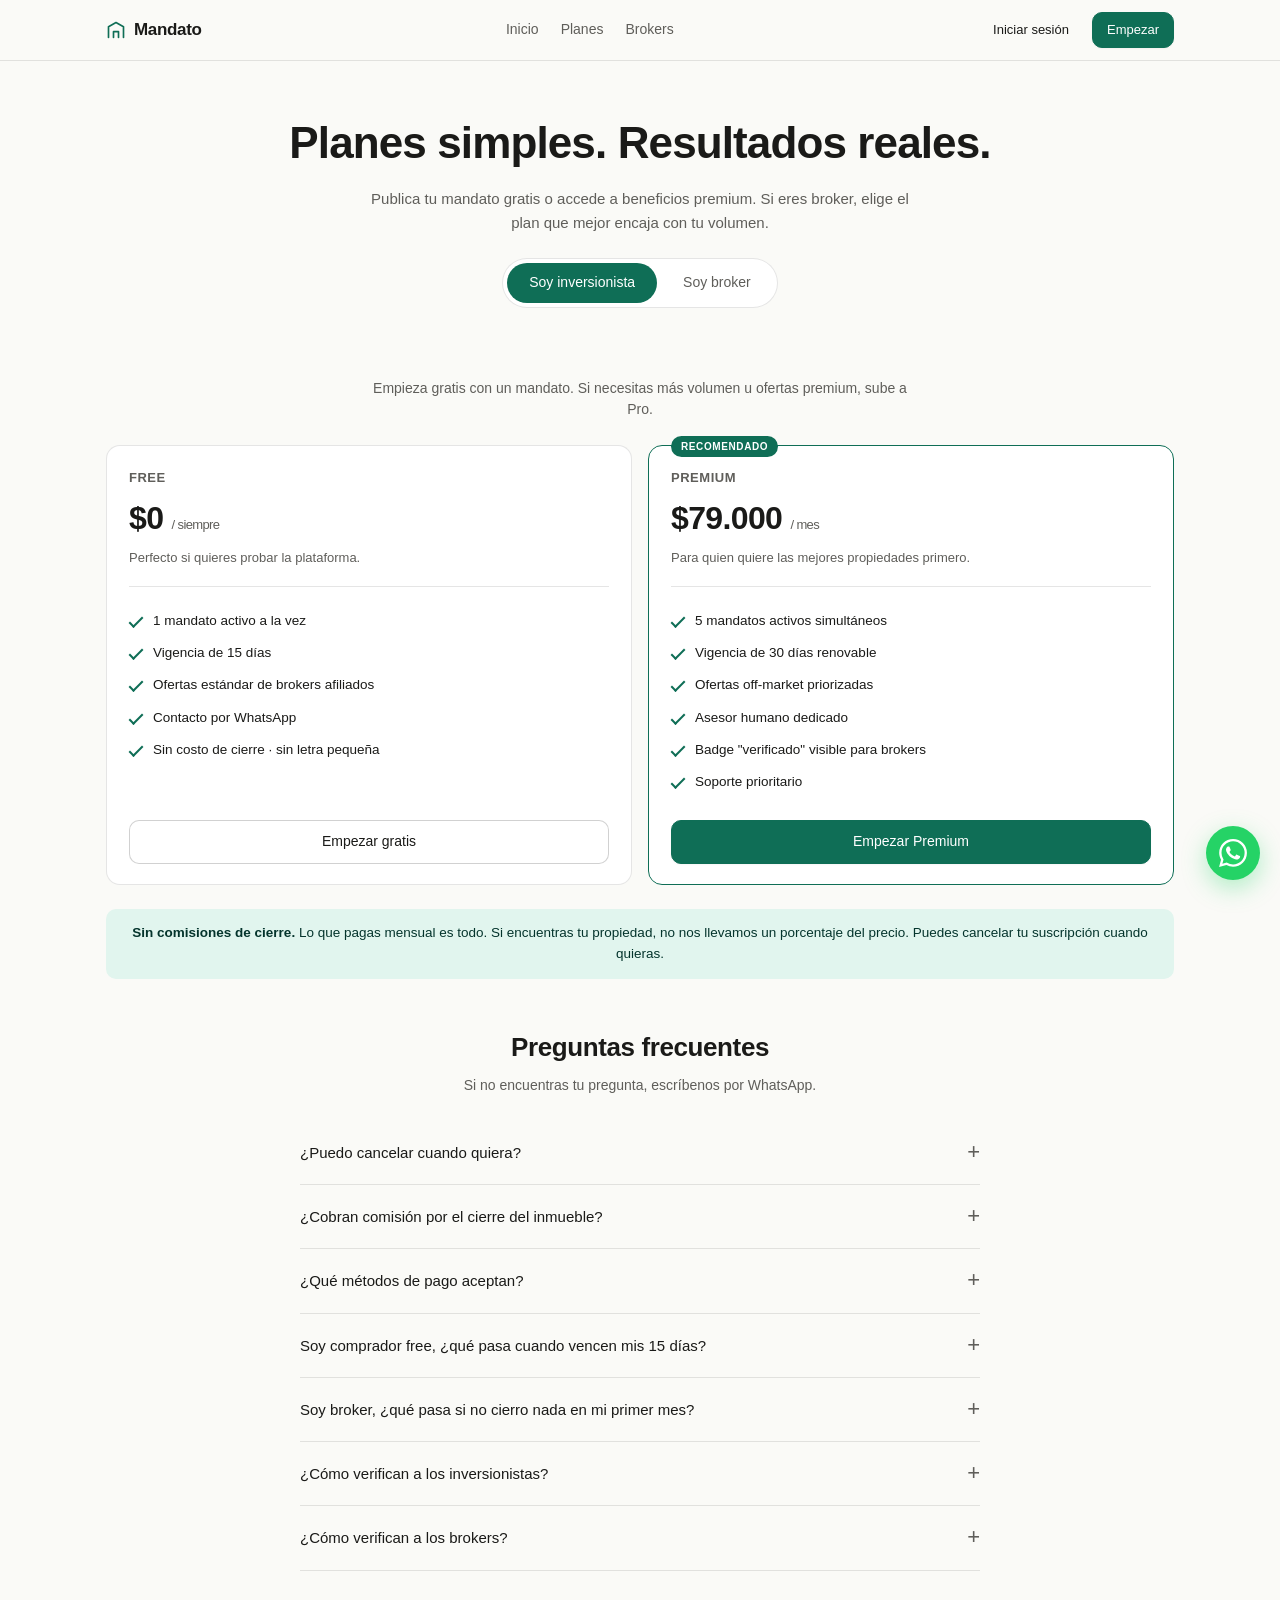
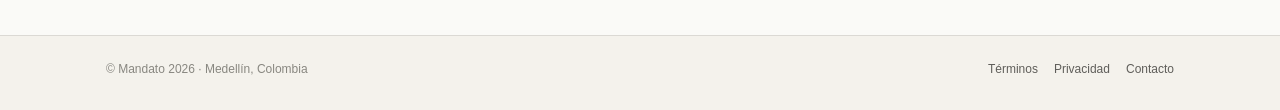
<file: pricing.html>
<!DOCTYPE html>
<html lang="es-CO">
<head>
<meta charset="UTF-8">
<meta name="viewport" content="width=device-width, initial-scale=1.0, viewport-fit=cover">
<meta name="theme-color" content="#0F6E56">
<title>Mandato — Planes y precios</title>
<meta name="description" content="Planes para inversionistas y brokers. Publica tu mandato gratis o accede a más con Premium. Brokers desde $149.000/mes.">
<link rel="stylesheet" href="styles.css">
<style>
  .pricing-hero { padding: 48px 0 24px; text-align: center; }
  .pricing-hero h1 { font-size: 32px; font-weight: 600; letter-spacing: -0.02em; margin: 0 0 10px; }
  .pricing-hero p { font-size: 15px; color: var(--text-muted); max-width: 540px; margin: 0 auto; }
  @media (min-width: 720px) {
    .pricing-hero h1 { font-size: 44px; }
  }
  .tabs {
    display: flex;
    justify-content: center;
    gap: 4px;
    margin: 24px auto 32px;
    background: var(--surface);
    border: 0.5px solid var(--border);
    border-radius: var(--radius-pill);
    padding: 4px;
    width: fit-content;
  }
  .tab {
    padding: 9px 22px;
    border-radius: var(--radius-pill);
    border: none;
    background: transparent;
    color: var(--text-muted);
    font-size: 14px;
    font-weight: 500;
    transition: all 0.15s;
  }
  .tab.active { background: var(--brand); color: white; }
  .tab-content { display: none; }
  .tab-content.active { display: block; }
  .tab-intro { text-align: center; margin-bottom: 24px; font-size: 14px; color: var(--text-muted); max-width: 560px; margin-left: auto; margin-right: auto; }
  .faq { margin-top: 48px; }
  .faq-item { border-bottom: 0.5px solid var(--border); padding: 16px 0; }
  .faq-item summary { cursor: pointer; font-size: 15px; font-weight: 500; padding: 4px 0; list-style: none; display: flex; justify-content: space-between; }
  .faq-item summary::-webkit-details-marker { display: none; }
  .faq-item summary::after { content: '+'; color: var(--text-muted); font-size: 22px; line-height: 1; }
  .faq-item[open] summary::after { content: '−'; }
  .faq-item p { font-size: 14px; color: var(--text-muted); line-height: 1.6; margin: 8px 0 0; }
  .commission-note {
    background: var(--brand-light);
    border-radius: var(--radius-md);
    padding: 14px 18px;
    margin-bottom: 24px;
    text-align: center;
    font-size: 13.5px;
    color: var(--brand-text);
    line-height: 1.55;
  }
</style>
</head>
<body>

<header class="nav">
  <div class="nav-inner">
    <a href="index.html" class="brand">
      <svg class="brand-icon" width="20" height="20" viewBox="0 0 24 24" fill="none" stroke="currentColor" stroke-width="2" stroke-linecap="round" stroke-linejoin="round">
        <path d="M3 21V8l9-5 9 5v13"/>
        <path d="M9 21v-7h6v7"/>
      </svg>
      <span class="brand-name">Mandato</span>
    </a>
    <nav class="nav-links">
      <a href="index.html">Inicio</a>
      <a href="pricing.html">Planes</a>
      <a href="pricing.html?tab=broker">Brokers</a>
    </nav>
    <div class="nav-actions">
      <a href="login-comprador.html" class="btn btn-ghost btn-sm">Iniciar sesión</a>
      <a href="signup-comprador.html" class="btn btn-primary btn-sm">Empezar</a>
    </div>
  </div>
</header>

<main>

<section class="pricing-hero">
  <div class="wrap-wide">
    <h1>Planes simples. Resultados reales.</h1>
    <p>Publica tu mandato gratis o accede a beneficios premium. Si eres broker, elige el plan que mejor encaja con tu volumen.</p>

    <div class="tabs" role="tablist">
      <button type="button" class="tab active" data-tab="comprador">Soy inversionista</button>
      <button type="button" class="tab" data-tab="broker">Soy broker</button>
    </div>
  </div>
</section>

<section class="section" style="padding-top:0">
  <div class="wrap-wide">

    <!-- ===== Tab Comprador ===== -->
    <div class="tab-content active" id="tab-comprador">
      <p class="tab-intro">Empieza gratis con un mandato. Si necesitas más volumen u ofertas premium, sube a Pro.</p>

      <div class="pricing-grid">
        <div class="pricing-card">
          <div class="pricing-card-name">Free</div>
          <div class="pricing-card-price">$0 <small>/ siempre</small></div>
          <div class="pricing-card-tagline">Perfecto si quieres probar la plataforma.</div>
          <ul>
            <li>1 mandato activo a la vez</li>
            <li>Vigencia de 15 días</li>
            <li>Ofertas estándar de brokers afiliados</li>
            <li>Contacto por WhatsApp</li>
            <li>Sin costo de cierre · sin letra pequeña</li>
          </ul>
          <a href="signup-comprador.html?plan=comprador_free" class="btn btn-block">Empezar gratis</a>
        </div>

        <div class="pricing-card featured">
          <div class="pricing-card-name">Premium</div>
          <div class="pricing-card-price">$79.000 <small>/ mes</small></div>
          <div class="pricing-card-tagline">Para quien quiere las mejores propiedades primero.</div>
          <ul>
            <li>5 mandatos activos simultáneos</li>
            <li>Vigencia de 30 días renovable</li>
            <li>Ofertas off-market priorizadas</li>
            <li>Asesor humano dedicado</li>
            <li>Badge "verificado" visible para brokers</li>
            <li>Soporte prioritario</li>
          </ul>
          <a href="signup-comprador.html?plan=comprador_premium" class="btn btn-primary btn-block">Empezar Premium</a>
        </div>
      </div>

      <div class="commission-note">
        <strong>Sin comisiones de cierre.</strong> Lo que pagas mensual es todo. Si encuentras tu propiedad, no nos llevamos un porcentaje del precio. Puedes cancelar tu suscripción cuando quieras.
      </div>
    </div>

    <!-- ===== Tab Broker ===== -->
    <div class="tab-content" id="tab-broker">
      <p class="tab-intro">Acceso a inversionistas verificados con presupuesto real. Todos los planes incluyen perfil verificado y reseñas públicas.</p>

      <div class="pricing-grid three">
        <div class="pricing-card">
          <div class="pricing-card-name">Básico</div>
          <div class="pricing-card-price">$149.000 <small>/ mes</small></div>
          <div class="pricing-card-tagline">Ideal para brokers que cierran 2-5 deals al año.</div>
          <ul>
            <li>Hasta 10 mandatos por mes</li>
            <li>Contacto vía plataforma</li>
            <li>1 ciudad de operación</li>
            <li>Perfil público verificado</li>
            <li>Soporte estándar</li>
          </ul>
          <a href="signup-broker.html?plan=broker_basico" class="btn btn-block">Empezar Básico</a>
        </div>

        <div class="pricing-card featured">
          <div class="pricing-card-name">Pro</div>
          <div class="pricing-card-price">$349.000 <small>/ mes</small></div>
          <div class="pricing-card-tagline">El plan más popular. Cierra 1 deal y se paga 30x.</div>
          <ul>
            <li>Mandatos ilimitados</li>
            <li>Contacto directo (WhatsApp visible)</li>
            <li>Prioridad en asignación de leads</li>
            <li>Badge verificado destacado</li>
            <li>Hasta 3 ciudades</li>
            <li>Soporte prioritario</li>
          </ul>
          <a href="signup-broker.html?plan=broker_pro" class="btn btn-primary btn-block">Empezar Pro</a>
        </div>

        <div class="pricing-card elite">
          <div class="pricing-card-name">Élite</div>
          <div class="pricing-card-price">$799.000 <small>/ mes</small></div>
          <div class="pricing-card-tagline">Para inmobiliarias y brokers de alto volumen.</div>
          <ul>
            <li>Todo lo de Pro</li>
            <li>Mandatos premium destacados primero</li>
            <li>API para integrar con tu CRM</li>
            <li>Soporte dedicado 1:1</li>
            <li>Sin límite de ciudades</li>
            <li>Reportes mensuales personalizados</li>
          </ul>
          <a href="signup-broker.html?plan=broker_elite" class="btn btn-block">Empezar Élite</a>
        </div>
      </div>

      <div class="commission-note">
        <strong>Sin comisiones por cierre.</strong> Tu comisión completa es tuya. Solo pagas la suscripción mensual fija — sin importar cuántos deals cierres.
      </div>
    </div>

    <!-- ===== FAQ ===== -->
    <div class="faq">
      <h2 style="text-align:center; margin-bottom:8px;">Preguntas frecuentes</h2>
      <p class="section-sub" style="text-align:center;">Si no encuentras tu pregunta, escríbenos por WhatsApp.</p>
      <div style="max-width:680px; margin:24px auto 0;">
        <details class="faq-item">
          <summary>¿Puedo cancelar cuando quiera?</summary>
          <p>Sí. Cancelas desde tu panel de cuenta y mantienes los beneficios hasta el fin del período pagado. No hay permanencia mínima ni penalización.</p>
        </details>
        <details class="faq-item">
          <summary>¿Cobran comisión por el cierre del inmueble?</summary>
          <p>No. Mandato no se queda con un porcentaje del precio del inmueble. Tu suscripción mensual cubre todo el servicio. Las comisiones entre comprador y broker se manejan directamente entre ustedes según el acuerdo tradicional del mercado.</p>
        </details>
        <details class="faq-item">
          <summary>¿Qué métodos de pago aceptan?</summary>
          <p>Aceptamos tarjetas de crédito y débito, PSE, Nequi, Bancolombia y otros métodos a través de Wompi. Todos los pagos son en pesos colombianos (COP).</p>
        </details>
        <details class="faq-item">
          <summary>Soy comprador free, ¿qué pasa cuando vencen mis 15 días?</summary>
          <p>Tu mandato pasa a estado "expirado". Puedes publicar uno nuevo gratis cuantas veces quieras, pero solo puedes tener 1 activo a la vez. Si quieres mantener varios o extender la vigencia, sube a Premium.</p>
        </details>
        <details class="faq-item">
          <summary>Soy broker, ¿qué pasa si no cierro nada en mi primer mes?</summary>
          <p>La suscripción es mensual. Si no cierras, no te cobramos comisión adicional, pero la mensualidad ya está pagada. Te recomendamos empezar con Básico y subir cuando veas tu volumen real. La mayoría de nuestros brokers cierran su primer deal en los primeros 60 días.</p>
        </details>
        <details class="faq-item">
          <summary>¿Cómo verifican a los inversionistas?</summary>
          <p>Para inversionistas Premium pedimos certificado de fondos o pre-aprobación crediticia. Para Free, validamos identidad y teléfono. El badge "verificado" que ven los brokers solo aparece cuando hemos confirmado capacidad financiera real.</p>
        </details>
        <details class="faq-item">
          <summary>¿Cómo verifican a los brokers?</summary>
          <p>Pedimos cédula, matrícula inmobiliaria si aplica, y referencias de cierres previos. Brokers Pro y Élite pasan una entrevista corta antes de activar el plan.</p>
        </details>
      </div>
    </div>

  </div>
</section>

</main>

<footer>
  <div class="wrap-wide foot-inner">
    <span class="foot-text">© Mandato 2026 · Medellín, Colombia</span>
    <div class="foot-links">
      <a href="#">Términos</a>
      <a href="#">Privacidad</a>
      <a href="#">Contacto</a>
    </div>
  </div>
</footer>

<a href="#" class="wa-fab" id="wa-fab" aria-label="WhatsApp">
  <svg width="28" height="28" viewBox="0 0 24 24" fill="currentColor"><path d="M17.472 14.382c-.297-.149-1.758-.867-2.03-.967-.273-.099-.471-.148-.67.15-.197.297-.767.966-.94 1.164-.173.199-.347.223-.644.075-.297-.15-1.255-.463-2.39-1.475-.883-.788-1.48-1.761-1.653-2.059-.173-.297-.018-.458.13-.606.134-.133.298-.347.446-.52.149-.174.198-.298.298-.497.099-.198.05-.371-.025-.52-.075-.149-.669-1.612-.916-2.207-.242-.579-.487-.5-.669-.51-.173-.008-.371-.01-.57-.01-.198 0-.52.074-.792.372-.272.297-1.04 1.016-1.04 2.479 0 1.462 1.065 2.875 1.213 3.074.149.198 2.096 3.2 5.077 4.487.709.306 1.262.489 1.694.625.712.227 1.36.195 1.871.118.571-.085 1.758-.719 2.006-1.413.248-.694.248-1.289.173-1.413-.074-.124-.272-.198-.57-.347m-5.421 7.403h-.004a9.87 9.87 0 01-5.031-1.378l-.361-.214-3.741.982.998-3.648-.235-.374a9.86 9.86 0 01-1.51-5.26c.001-5.45 4.436-9.884 9.888-9.884 2.64 0 5.122 1.03 6.988 2.898a9.825 9.825 0 012.893 6.994c-.003 5.45-4.437 9.884-9.885 9.884m8.413-18.297A11.815 11.815 0 0012.05 0C5.495 0 .16 5.335.157 11.892c0 2.096.547 4.142 1.588 5.945L.057 24l6.305-1.654a11.882 11.882 0 005.683 1.448h.005c6.554 0 11.89-5.335 11.893-11.893a11.821 11.821 0 00-3.48-8.413z"/></svg>
</a>

<script src="config.js"></script>
<script>
(function() {
  var tabs = document.querySelectorAll('.tab');
  var contents = document.querySelectorAll('.tab-content');
  tabs.forEach(function(tab) {
    tab.addEventListener('click', function() {
      var target = tab.getAttribute('data-tab');
      tabs.forEach(function(t){ t.classList.remove('active'); });
      contents.forEach(function(c){ c.classList.remove('active'); });
      tab.classList.add('active');
      document.getElementById('tab-' + target).classList.add('active');
    });
  });
  // Auto-select tab from URL ?tab=broker
  var initial = window.MANDATO_HELPERS.getURLParam('tab');
  if (initial === 'broker') {
    document.querySelector('[data-tab="broker"]').click();
  }
  // FAB
  document.getElementById('wa-fab').addEventListener('click', function(e) {
    e.preventDefault();
    window.open('https://wa.me/' + window.MANDATO_CONFIG.WHATSAPP_NUMBER + '?text=' +
      encodeURIComponent('Hola Mandato, quisiera más info sobre los planes.'), '_blank');
  });
})();
</script>

</body>
</html>
</file>
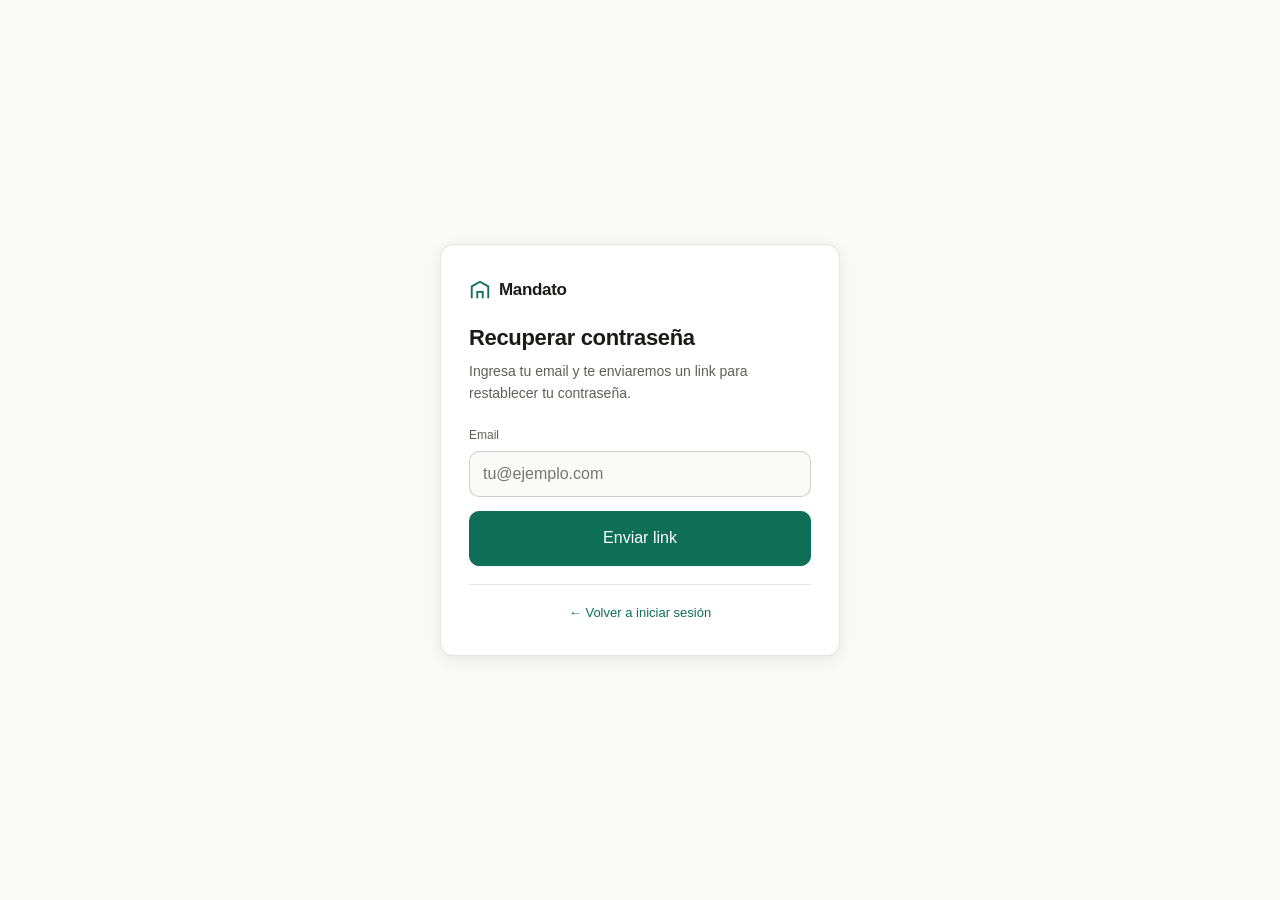
<file: recuperar.html>
<!DOCTYPE html>
<html lang="es-CO">
<head>
<meta charset="UTF-8">
<meta name="viewport" content="width=device-width, initial-scale=1.0">
<meta name="theme-color" content="#0F6E56">
<title>Recuperar contraseña — Mandato</title>
<link rel="stylesheet" href="styles.css">
<style>
  .auth-screen { min-height: 100vh; display: flex; align-items: center; justify-content: center; padding: 20px; }
  .auth-card { background: var(--surface); border: 0.5px solid var(--border); border-radius: var(--radius-lg); padding: 32px 28px; max-width: 400px; width: 100%; box-shadow: var(--shadow-md); }
  .auth-card h1 { font-size: 22px; margin: 0 0 6px; font-weight: 600; letter-spacing: -0.015em; }
  .auth-card p.lead { font-size: 14px; color: var(--text-muted); margin: 0 0 22px; line-height: 1.55; }
  .auth-foot { text-align: center; font-size: 13px; color: var(--text-muted); margin-top: 18px; padding-top: 18px; border-top: 0.5px solid var(--border); }
  .auth-foot a { color: var(--brand); text-decoration: none; font-weight: 500; }
  .step { display: none; }
  .step.active { display: block; }
  .success-msg { background: var(--brand-light); border: 0.5px solid var(--brand); border-radius: var(--radius-md); padding: 14px 16px; font-size: 13px; color: var(--brand-text); line-height: 1.55; margin-bottom: 16px; }
</style>
</head>
<body>

<div class="auth-screen">
  <div class="auth-card">
    <a href="index.html" class="brand" style="margin-bottom:18px; display:inline-flex;">
      <svg class="brand-icon" width="22" height="22" viewBox="0 0 24 24" fill="none" stroke="currentColor" stroke-width="2"><path d="M3 21V8l9-5 9 5v13"/><path d="M9 21v-7h6v7"/></svg>
      <span class="brand-name">Mandato</span>
    </a>

    <!-- Paso 1: pedir email -->
    <div class="step active" id="step-request">
      <h1>Recuperar contraseña</h1>
      <p class="lead">Ingresa tu email y te enviaremos un link para restablecer tu contraseña.</p>

      <div class="form-field" id="field-email">
        <label for="email">Email</label>
        <input type="email" id="email" autocomplete="email" placeholder="tu@ejemplo.com">
        <div class="form-error">Email inválido.</div>
      </div>

      <button type="button" class="btn btn-primary btn-block btn-lg" id="btn-send">Enviar link</button>

      <div class="auth-foot">
        <a href="login-comprador.html">← Volver a iniciar sesión</a>
      </div>
    </div>

    <!-- Paso 2: éxito de envío -->
    <div class="step" id="step-sent">
      <h1>Revisa tu email</h1>
      <div class="success-msg">
        Te enviamos un email a <strong id="sent-to"></strong> con el link para restablecer tu contraseña. Si no lo ves en unos minutos, revisa la carpeta de spam.
      </div>
      <a href="login-comprador.html" class="btn btn-block">Volver a iniciar sesión</a>
    </div>

    <!-- Paso 3: nueva password (cuando llega del email) -->
    <div class="step" id="step-reset">
      <h1>Nueva contraseña</h1>
      <p class="lead">Ingresa tu nueva contraseña. Mínimo 6 caracteres.</p>

      <div class="form-field" id="field-newpass">
        <label for="newpass">Nueva contraseña</label>
        <input type="password" id="newpass" autocomplete="new-password" placeholder="Mínimo 6 caracteres">
        <div class="form-error">Mínimo 6 caracteres.</div>
      </div>

      <div class="form-field" id="field-newpass2">
        <label for="newpass2">Confirmar contraseña</label>
        <input type="password" id="newpass2" autocomplete="new-password">
        <div class="form-error">Las contraseñas no coinciden.</div>
      </div>

      <button type="button" class="btn btn-primary btn-block btn-lg" id="btn-update">Actualizar contraseña</button>
    </div>
  </div>
</div>

<script src="config.js"></script>
<script>
(function() {
  var H = window.MANDATO_HELPERS;
  var AUTH = window.MANDATO_AUTH;

  // Si llega desde el email con tokens en hash, mostrar step de reset
  var recovered = AUTH.consumeRecoveryHash();
  if (recovered) {
    document.querySelectorAll('.step').forEach(function(s){s.classList.remove('active');});
    document.getElementById('step-reset').classList.add('active');
  }

  function showStep(id) {
    document.querySelectorAll('.step').forEach(function(s){s.classList.remove('active');});
    document.getElementById(id).classList.add('active');
  }

  // ===== Paso 1: enviar email =====
  document.getElementById('btn-send').addEventListener('click', function() {
    document.querySelectorAll('.form-field').forEach(function(f){f.classList.remove('has-error');});
    var email = document.getElementById('email').value.trim();
    if (!/^[^\s@]+@[^\s@]+\.[^\s@]+$/.test(email)) {
      document.getElementById('field-email').classList.add('has-error');
      return;
    }
    var btn = this;
    btn.disabled = true; btn.textContent = 'Enviando...';

    AUTH.resetPassword(email)
      .then(function() {
        document.getElementById('sent-to').textContent = email;
        showStep('step-sent');
      })
      .catch(function(err) {
        H.showToast('Error: ' + (err.message || 'no se pudo enviar'));
        btn.disabled = false; btn.textContent = 'Enviar link';
      });
  });

  // ===== Paso 3: actualizar password =====
  document.getElementById('btn-update').addEventListener('click', function() {
    document.querySelectorAll('.form-field').forEach(function(f){f.classList.remove('has-error');});
    var pw = document.getElementById('newpass').value;
    var pw2 = document.getElementById('newpass2').value;
    var ok = true;
    if (pw.length < 6) { document.getElementById('field-newpass').classList.add('has-error'); ok = false; }
    if (pw !== pw2) { document.getElementById('field-newpass2').classList.add('has-error'); ok = false; }
    if (!ok) return;

    var btn = this;
    btn.disabled = true; btn.textContent = 'Actualizando...';

    AUTH.updatePassword(pw)
      .then(function() {
        H.showToast('¡Contraseña actualizada! Inicia sesión.');
        AUTH.signOut();
        setTimeout(function() { window.location.href = 'login-comprador.html'; }, 1200);
      })
      .catch(function(err) {
        H.showToast('Error: ' + (err.message || 'no se pudo actualizar'));
        btn.disabled = false; btn.textContent = 'Actualizar contraseña';
      });
  });

  document.getElementById('email').addEventListener('keydown', function(e) { if (e.key === 'Enter') document.getElementById('btn-send').click(); });
  document.getElementById('newpass2').addEventListener('keydown', function(e) { if (e.key === 'Enter') document.getElementById('btn-update').click(); });
})();
</script>

</body>
</html>
</file>
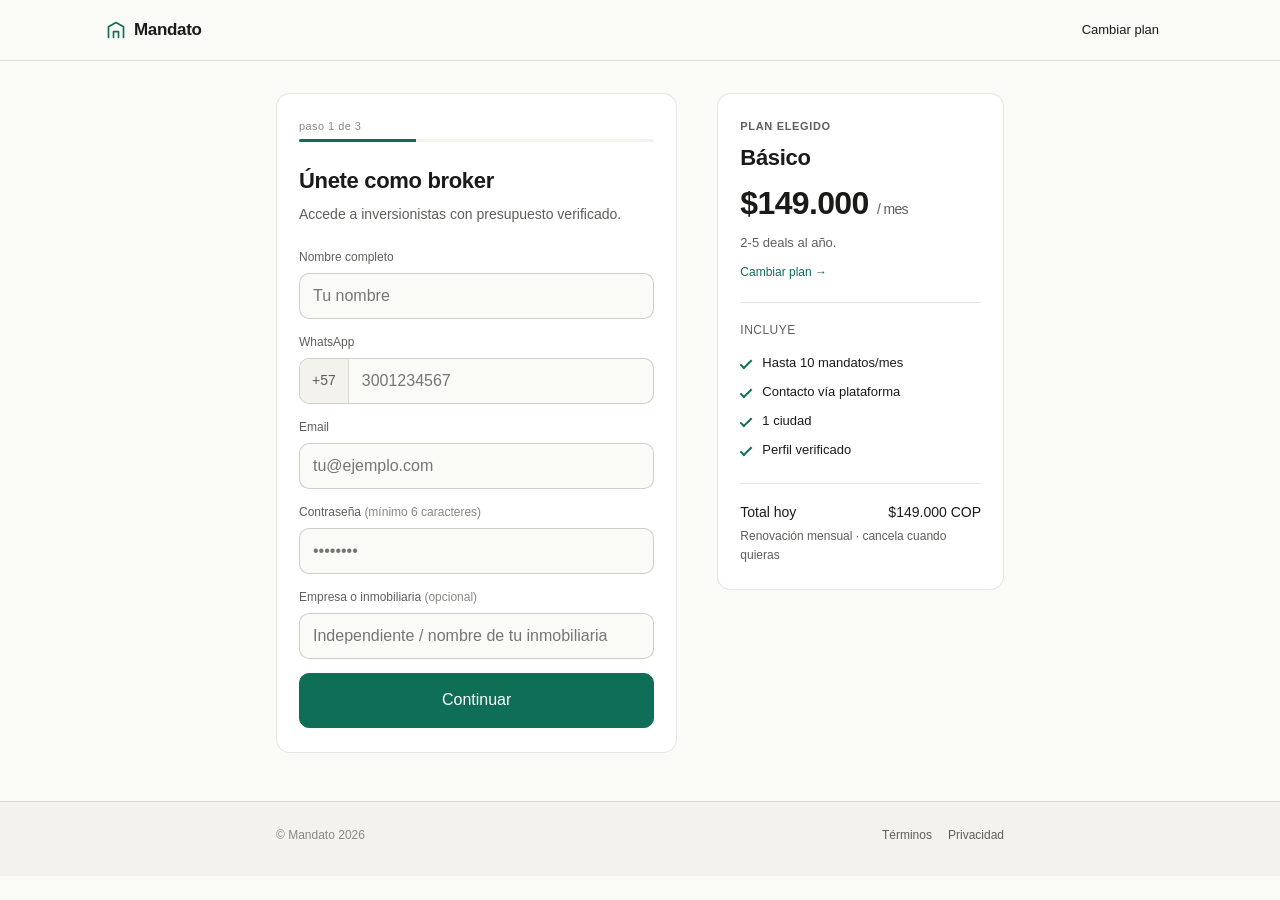
<file: signup-broker.html>
<!DOCTYPE html>
<html lang="es-CO">
<head>
<meta charset="UTF-8">
<meta name="viewport" content="width=device-width, initial-scale=1.0">
<meta name="theme-color" content="#0F6E56">
<title>Mandato — Crear cuenta de broker</title>
<link rel="stylesheet" href="styles.css">
<style>
  .signup-layout {
    display: grid;
    grid-template-columns: 1fr;
    gap: 24px;
    margin: 32px 0 48px;
  }
  @media (min-width: 900px) {
    .signup-layout { grid-template-columns: 1.4fr 1fr; gap: 40px; }
  }
  .signup-form, .signup-summary { background: var(--surface); border: 0.5px solid var(--border); border-radius: var(--radius-lg); padding: 24px 22px; }
  .signup-summary { height: fit-content; position: sticky; top: 80px; }
  .signup-form h1 { font-size: 22px; margin: 0 0 6px; font-weight: 600; letter-spacing: -0.015em; }
  .signup-form p.lead { font-size: 14px; color: var(--text-muted); margin: 0 0 22px; }
  .summary-plan { font-size: 11px; color: var(--text-muted); letter-spacing: 0.06em; text-transform: uppercase; margin-bottom: 6px; font-weight: 600; }
  .summary-name { font-size: 22px; font-weight: 600; margin-bottom: 4px; letter-spacing: -0.015em; }
  .summary-price { font-size: 32px; font-weight: 600; margin-bottom: 4px; letter-spacing: -0.02em; }
  .summary-price small { font-size: 14px; color: var(--text-muted); font-weight: 400; }
  .summary-divider { border: 0; border-top: 0.5px solid var(--border); margin: 18px 0; }
  .summary-features { list-style: none; padding: 0; margin: 0; }
  .summary-features li { font-size: 13px; padding: 5px 0 5px 22px; position: relative; line-height: 1.45; }
  .summary-features li::before { content: ''; position: absolute; left: 0; top: 11px; width: 12px; height: 6px; border-left: 2px solid var(--brand); border-bottom: 2px solid var(--brand); transform: rotate(-45deg); }
  .change-plan { font-size: 12px; color: var(--brand); text-decoration: none; }
  .secure-note { font-size: 11px; color: var(--text-faint); text-align: center; margin-top: 12px; line-height: 1.5; }
  .secure-note svg { vertical-align: -2px; margin-right: 4px; }
  .step-counter { font-size: 11px; color: var(--text-faint); margin-bottom: 4px; letter-spacing: 0.04em; }
  .step-bar { height: 3px; background: var(--surface-alt); border-radius: 2px; margin-bottom: 22px; overflow: hidden; }
  .step-bar > div { height: 100%; background: var(--brand); transition: width 0.3s; }
  .step-section { display: none; }
  .step-section.active { display: block; animation: fadeIn 0.25s; }
  @keyframes fadeIn { from { opacity: 0; transform: translateY(4px); } to { opacity: 1; transform: translateY(0); } }
  .actions-row { display: flex; gap: 8px; margin-top: 20px; }
  .actions-row .btn { flex: 1; }
  .chip-row { display: flex; flex-wrap: wrap; gap: 6px; }
  .chip { border: 0.5px solid var(--border-strong); background: var(--surface); padding: 8px 13px; border-radius: var(--radius-pill); font-size: 13px; cursor: pointer; user-select: none; line-height: 1.2; min-height: 34px; display: inline-flex; align-items: center; }
  .chip.selected { background: var(--brand-light); border-color: var(--brand); color: var(--brand-text); font-weight: 500; }
  .roi-callout { background: var(--brand-light); border-radius: var(--radius-md); padding: 14px 16px; margin-top: 16px; font-size: 12.5px; line-height: 1.55; color: var(--brand-text); }
  .roi-callout strong { display: block; margin-bottom: 4px; }
</style>
</head>
<body>

<header class="nav">
  <div class="nav-inner">
    <a href="index.html" class="brand">
      <svg class="brand-icon" width="20" height="20" viewBox="0 0 24 24" fill="none" stroke="currentColor" stroke-width="2" stroke-linecap="round" stroke-linejoin="round">
        <path d="M3 21V8l9-5 9 5v13"/>
        <path d="M9 21v-7h6v7"/>
      </svg>
      <span class="brand-name">Mandato</span>
    </a>
    <div class="nav-actions">
      <a href="pricing.html?tab=broker" class="btn btn-ghost btn-sm">Cambiar plan</a>
    </div>
  </div>
</header>

<main class="wrap">
  <div class="signup-layout">

    <div class="signup-form">
      <div class="step-counter" id="step-counter">paso 1 de 3</div>
      <div class="step-bar"><div id="step-bar-fill" style="width:33%"></div></div>

      <h1>Únete como broker</h1>
      <p class="lead">Accede a inversionistas con presupuesto verificado.</p>

      <!-- Step 1: Datos personales -->
      <div class="step-section active" data-step="1">
        <div class="form-field" id="field-name">
          <label for="form-name">Nombre completo</label>
          <input type="text" id="form-name" autocomplete="name" placeholder="Tu nombre">
          <div class="form-error">Cuéntanos cómo te llamas.</div>
        </div>
        <div class="form-field" id="field-phone">
          <label for="form-phone">WhatsApp</label>
          <div class="phone-input" id="phone-input">
            <span class="phone-prefix">+57</span>
            <input type="tel" id="form-phone" autocomplete="tel" placeholder="3001234567" inputmode="numeric" maxlength="10">
          </div>
          <div class="form-error">Ingresa un celular válido.</div>
        </div>
        <div class="form-field" id="field-email">
          <label for="form-email">Email</label>
          <input type="email" id="form-email" autocomplete="email" placeholder="tu@ejemplo.com">
          <div class="form-error">Ingresa un email válido.</div>
        </div>
        <div class="form-field" id="field-password">
          <label for="form-password">Contraseña <span class="optional">(mínimo 6 caracteres)</span></label>
          <input type="password" id="form-password" autocomplete="new-password" placeholder="••••••••">
          <div class="form-error">Mínimo 6 caracteres.</div>
        </div>
        <div class="form-field">
          <label for="form-empresa">Empresa o inmobiliaria <span class="optional">(opcional)</span></label>
          <input type="text" id="form-empresa" placeholder="Independiente / nombre de tu inmobiliaria">
        </div>
        <button type="button" class="btn btn-primary btn-block btn-lg" id="btn-step1">Continuar</button>
      </div>

      <!-- Step 2: Especialización -->
      <div class="step-section" data-step="2">
        <div class="form-field">
          <label>Ciudades donde operas</label>
          <div class="chip-row" data-multi data-key="ciudades">
            <button type="button" class="chip selected">Medellín</button>
            <button type="button" class="chip">Bogotá</button>
            <button type="button" class="chip">Cali</button>
            <button type="button" class="chip">Cartagena</button>
            <button type="button" class="chip">Barranquilla</button>
            <button type="button" class="chip">Otra</button>
          </div>
        </div>
        <div class="form-field">
          <label>Zonas en las que cierras más</label>
          <div class="chip-row" data-multi data-key="zonas">
            <button type="button" class="chip">El Poblado</button>
            <button type="button" class="chip">Laureles</button>
            <button type="button" class="chip">Envigado</button>
            <button type="button" class="chip">Sabaneta</button>
            <button type="button" class="chip">Belén</button>
            <button type="button" class="chip">Centro</button>
            <button type="button" class="chip">Otra</button>
          </div>
        </div>
        <div class="form-field">
          <label>Rango de precio que más manejas</label>
          <div class="chip-row" data-multi data-key="rangos">
            <button type="button" class="chip">Hasta $200M</button>
            <button type="button" class="chip">$200 a $400M</button>
            <button type="button" class="chip">$400 a $600M</button>
            <button type="button" class="chip">$600M a $1.000M</button>
            <button type="button" class="chip">$1.000M o más</button>
          </div>
        </div>
        <div class="form-field">
          <label>Tipo de inmueble que prefieres</label>
          <div class="chip-row" data-multi data-key="tipos">
            <button type="button" class="chip">Apartamento</button>
            <button type="button" class="chip">Casa</button>
            <button type="button" class="chip">Local</button>
            <button type="button" class="chip">Oficina</button>
            <button type="button" class="chip">Lote</button>
            <button type="button" class="chip">Finca</button>
          </div>
        </div>
        <div class="actions-row">
          <button type="button" class="btn" id="btn-step2-back">Atrás</button>
          <button type="button" class="btn btn-primary" id="btn-step2-next">Continuar al pago</button>
        </div>
      </div>

      <!-- Step 3: Pago -->
      <div class="step-section" data-step="3">
        <h2 style="font-size:17px; margin: 0 0 8px;">Activa tu plan</h2>
        <p style="font-size:13px; color:var(--text-muted); margin:0 0 18px;">Pago seguro a través de Wompi. Aceptamos tarjeta, PSE, Nequi y más.</p>

        <button type="button" class="btn btn-primary btn-block btn-lg" id="btn-pay" style="margin-bottom:10px">
          <svg width="16" height="16" viewBox="0 0 24 24" fill="none" stroke="currentColor" stroke-width="2" stroke-linecap="round" style="margin-right:4px"><rect x="3" y="5" width="18" height="14" rx="2"/><line x1="3" y1="10" x2="21" y2="10"/></svg>
          <span id="pay-button-text">Pagar y activar</span>
        </button>

        <p class="secure-note">
          <svg width="11" height="11" viewBox="0 0 24 24" fill="none" stroke="currentColor" stroke-width="2.5"><rect x="3" y="11" width="18" height="11" rx="2"/><path d="M7 11V7a5 5 0 0 1 10 0v4"/></svg>
          Pago 100% seguro · procesado por Wompi
        </p>

        <div class="roi-callout">
          <strong>ROI esperado de tu plan:</strong>
          Una comisión típica de 3% sobre $400M = $12.000.000 COP. Con cerrar 1 deal al año, recuperas tu inversión en este plan más de 3 veces.
        </div>

        <div class="actions-row">
          <button type="button" class="btn btn-ghost btn-sm" id="btn-step3-back">Atrás</button>
        </div>
      </div>
    </div>

    <aside class="signup-summary" id="plan-summary"></aside>

  </div>
</main>

<footer>
  <div class="wrap foot-inner">
    <span class="foot-text">© Mandato 2026</span>
    <div class="foot-links">
      <a href="#">Términos</a>
      <a href="#">Privacidad</a>
    </div>
  </div>
</footer>

<script src="config.js"></script>
<script>
(function() {
  var H = window.MANDATO_HELPERS;
  var DB = window.MANDATO_DB;
  var planId = H.getURLParam('plan') || 'broker_basico';

  var PLANS = {
    broker_basico: {
      id: 'broker_basico', nombre: 'Básico', precio: 149000, vigencia: 30,
      tagline: '2-5 deals al año.',
      features: ['Hasta 10 mandatos/mes', 'Contacto vía plataforma', '1 ciudad', 'Perfil verificado']
    },
    broker_pro: {
      id: 'broker_pro', nombre: 'Pro', precio: 349000, vigencia: 30,
      tagline: 'El más popular.',
      features: ['Mandatos ilimitados', 'Contacto directo (WhatsApp)', 'Prioridad en asignación', 'Badge verificado destacado', 'Hasta 3 ciudades']
    },
    broker_elite: {
      id: 'broker_elite', nombre: 'Élite', precio: 799000, vigencia: 30,
      tagline: 'Inmobiliarias y alto volumen.',
      features: ['Todo lo de Pro', 'Mandatos premium destacados', 'API para CRM', 'Soporte dedicado', 'Sin límite de ciudades']
    }
  };

  var plan = PLANS[planId] || PLANS.broker_basico;

  function renderSummary() {
    var html =
      '<div class="summary-plan">Plan elegido</div>' +
      '<div class="summary-name">' + H.escapeHtml(plan.nombre) + '</div>' +
      '<div class="summary-price">' + H.formatCOP(plan.precio) + ' <small>/ mes</small></div>' +
      '<div style="font-size:13px; color:var(--text-muted); margin-bottom:6px;">' + plan.tagline + '</div>' +
      '<a href="pricing.html?tab=broker" class="change-plan">Cambiar plan →</a>' +
      '<hr class="summary-divider">' +
      '<div style="font-size:12px; color:var(--text-muted); margin-bottom:10px; font-weight:500; letter-spacing:0.04em; text-transform:uppercase;">Incluye</div>' +
      '<ul class="summary-features">' +
        plan.features.map(function(f) { return '<li>' + H.escapeHtml(f) + '</li>'; }).join('') +
      '</ul>' +
      '<hr class="summary-divider">' +
      '<div style="display:flex; justify-content:space-between; font-size:14px; font-weight:500;">' +
      '<span>Total hoy</span><span>' + H.formatCOP(plan.precio) + ' COP</span>' +
      '</div>' +
      '<div style="font-size:12px; color:var(--text-muted); margin-top:4px;">Renovación mensual · cancela cuando quieras</div>';
    document.getElementById('plan-summary').innerHTML = html;
  }
  renderSummary();

  // Chips
  document.querySelectorAll('.chip-row[data-multi]').forEach(function(row) {
    row.querySelectorAll('.chip').forEach(function(chip) {
      chip.addEventListener('click', function() { chip.classList.toggle('selected'); });
    });
  });

  // Step navigation
  function goToStep(n) {
    document.querySelectorAll('.step-section').forEach(function(s) { s.classList.remove('active'); });
    document.querySelector('[data-step="' + n + '"]').classList.add('active');
    document.getElementById('step-counter').textContent = 'paso ' + n + ' de 3';
    document.getElementById('step-bar-fill').style.width = (n * 33.33) + '%';
    window.scrollTo({ top: 0, behavior: 'smooth' });
  }

  document.getElementById('btn-step1').addEventListener('click', function() {
    if (!validateStep1()) return;
    goToStep(2);
  });
  document.getElementById('btn-step2-back').addEventListener('click', function() { goToStep(1); });
  document.getElementById('btn-step2-next').addEventListener('click', function() {
    document.getElementById('pay-button-text').textContent = 'Pagar ' + H.formatCOP(plan.precio) + ' y activar';
    goToStep(3);
  });
  document.getElementById('btn-step3-back').addEventListener('click', function() { goToStep(2); });

  function validateStep1() {
    var ok = true;
    document.querySelectorAll('.form-field').forEach(function(f){ f.classList.remove('has-error'); });
    document.getElementById('phone-input').classList.remove('error');
    var name = document.getElementById('form-name').value.trim();
    var phone = document.getElementById('form-phone').value.trim();
    var email = document.getElementById('form-email').value.trim();
    if (name.length < 2) { document.getElementById('field-name').classList.add('has-error'); ok = false; }
    if (!/^3\d{9}$/.test(phone)) {
      document.getElementById('field-phone').classList.add('has-error');
      document.getElementById('phone-input').classList.add('error');
      ok = false;
    }
    if (!/^[^\s@]+@[^\s@]+\.[^\s@]+$/.test(email)) {
      document.getElementById('field-email').classList.add('has-error');
      ok = false;
    }
    var pw = document.getElementById('form-password').value;
    if (pw.length < 6) {
      document.getElementById('field-password').classList.add('has-error');
      ok = false;
    }
    return ok;
  }
  document.getElementById('form-phone').addEventListener('input', function() {
    this.value = this.value.replace(/\D/g, '').slice(0, 10);
  });

  function getSelectedChips(key) {
    var row = document.querySelector('.chip-row[data-key="' + key + '"]');
    if (!row) return [];
    return Array.from(row.querySelectorAll('.chip.selected')).map(function(c){return c.textContent.trim();});
  }

  function getFormData() {
    return {
      name: document.getElementById('form-name').value.trim(),
      phone: document.getElementById('form-phone').value.trim(),
      email: document.getElementById('form-email').value.trim(),
      password: document.getElementById('form-password').value,
      empresa: document.getElementById('form-empresa').value.trim(),
      ciudades: getSelectedChips('ciudades'),
      zonas: getSelectedChips('zonas'),
      rangos: getSelectedChips('rangos'),
      tipos: getSelectedChips('tipos')
    };
  }

  function createBroker(data, planId) {
    var venceAt = new Date(Date.now() + plan.vigencia * 24 * 3600 * 1000).toISOString();
    // 1. Crear cuenta en Supabase Auth
    return window.MANDATO_AUTH.signUp(data.email, data.password).then(function(authData) {
      var brokerId = H.uid('br');
      // 2. Crear registro en tabla brokers
      return DB.insert('brokers', {
        id: brokerId,
        auth_user_id: authData.user.id,
        nombre: data.name,
        telefono: data.phone,
        email: data.email,
        empresa: data.empresa || null,
        ciudades: data.ciudades.length > 0 ? data.ciudades : ['Medellín'],
        zonas_especialidad: data.zonas,
        rangos_precio: data.rangos,
        tipos_inmueble: data.tipos,
        plan_id: 'broker_basico',
        plan_vence_at: venceAt,
        activo: false
      }).then(function() { return brokerId; });
    });
  }

  function createSubscription(brokerId, planId, monto) {
    var subId = H.uid('sub');
    var fin = new Date(Date.now() + plan.vigencia * 24 * 3600 * 1000);
    return DB.insert('suscripciones', {
      id: subId,
      broker_id: brokerId,
      plan_id: planId,
      inicio_at: new Date().toISOString(),
      fin_at: fin.toISOString(),
      estado: 'pending',
      monto: monto
    }).then(function() { return subId; });
  }

  function recordPayment(subId, brokerId, transaction) {
    var data = getFormData();
    return DB.insert('pagos', {
      id: H.uid('pay'),
      suscripcion_id: subId,
      wompi_transaction_id: transaction.id,
      wompi_reference: transaction.reference,
      monto: Math.round(transaction.amountInCents / 100),
      estado: transaction.status === 'APPROVED' ? 'approved' : 'declined',
      metodo_pago: transaction.paymentMethodType || 'unknown',
      broker_id: brokerId,
      payer_email: data.email,
      payer_phone: data.phone,
      raw_response: transaction,
      approved_at: transaction.status === 'APPROVED' ? new Date().toISOString() : null
    });
  }

  function activateBroker(brokerId, subId) {
    return Promise.all([
      DB.update('brokers', brokerId, { activo: true, plan_id: plan.id }),
      DB.update('suscripciones', subId, { estado: 'active' })
    ]);
  }

  function getBrokerToken(brokerId) {
    return DB.select('brokers', 'id=eq.' + encodeURIComponent(brokerId) + '&select=broker_token')
      .then(function(rows) { return rows && rows[0] ? rows[0].broker_token : null; });
  }

  function handleSuccess(brokerId) {
    H.showToast('¡Listo! Tu cuenta de broker está activa');
    setTimeout(function() { window.location.href = 'brokers.html'; }, 600);
  }

  document.getElementById('btn-pay').addEventListener('click', function() {
    var data = getFormData();
    var btn = this;
    btn.disabled = true;

    var reference = 'mandato_br_' + Date.now() + '_' + Math.random().toString(36).slice(2, 7);

    var afterCreated = function(brokerId, subId) {
      window.MANDATO_WOMPI.open({
        amount: plan.precio,
        reference: reference,
        email: data.email,
        name: data.name,
        phone: data.phone,
        onSuccess: function(transaction) {
          var promises = [
            recordPayment(subId, brokerId, transaction),
            activateBroker(brokerId, subId)
          ];
          Promise.all(promises).then(function() { handleSuccess(brokerId); })
            .catch(function(err) { console.error(err); handleSuccess(brokerId); });
        },
        onError: function(transaction) {
          H.showToast('Pago no completado. Intenta de nuevo.');
          btn.disabled = false;
        }
      });
    };

    if (!DB.isConfigured()) {
      afterCreated(H.uid('br'), H.uid('sub'));
      return;
    }

    createBroker(data, plan.id)
      .then(function(brokerId) {
        return createSubscription(brokerId, plan.id, plan.precio).then(function(subId) {
          afterCreated(brokerId, subId);
        });
      })
      .catch(function(err) {
        console.error(err);
        var msg = err.message || 'Error desconocido';
        if (msg.indexOf('already registered') !== -1 || msg.indexOf('already exists') !== -1) {
          msg = 'Este email ya tiene una cuenta. Inicia sesión.';
          setTimeout(function() { window.location.href = 'login-broker.html'; }, 1500);
        }
        H.showToast(msg);
        btn.disabled = false;
      });
  });

})();
</script>

</body>
</html>
</file>
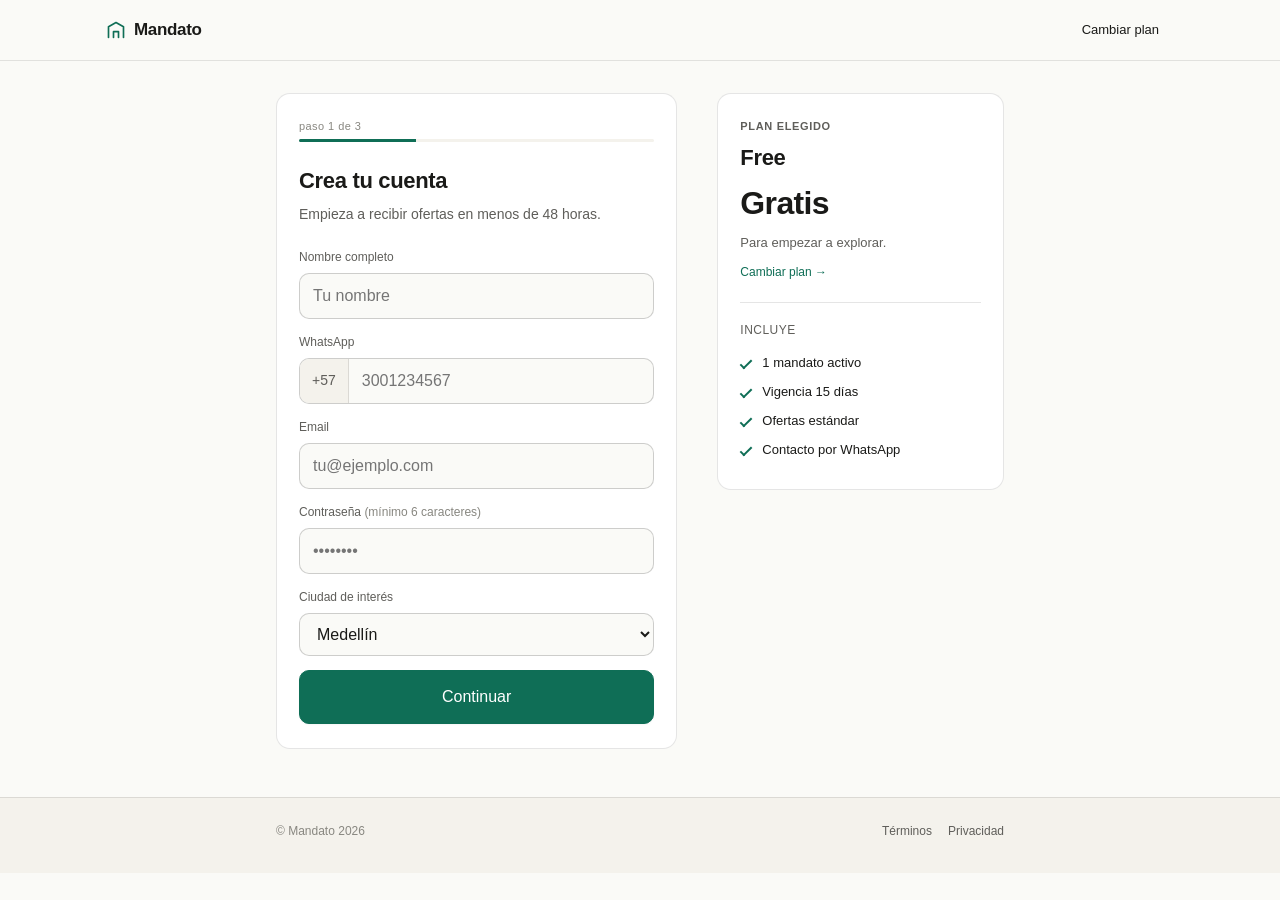
<file: signup-comprador.html>
<!DOCTYPE html>
<html lang="es-CO">
<head>
<meta charset="UTF-8">
<meta name="viewport" content="width=device-width, initial-scale=1.0">
<meta name="theme-color" content="#0F6E56">
<title>Mandato — Crear cuenta de inversionista</title>
<link rel="stylesheet" href="styles.css">
<style>
  .signup-layout {
    display: grid;
    grid-template-columns: 1fr;
    gap: 24px;
    margin: 32px 0 48px;
  }
  @media (min-width: 900px) {
    .signup-layout { grid-template-columns: 1.4fr 1fr; gap: 40px; }
  }
  .signup-form { background: var(--surface); border: 0.5px solid var(--border); border-radius: var(--radius-lg); padding: 24px 22px; }
  .signup-summary { background: var(--surface); border: 0.5px solid var(--border); border-radius: var(--radius-lg); padding: 24px 22px; height: fit-content; position: sticky; top: 80px; }
  .signup-form h1 { font-size: 22px; margin: 0 0 6px; font-weight: 600; letter-spacing: -0.015em; }
  .signup-form p.lead { font-size: 14px; color: var(--text-muted); margin: 0 0 22px; }
  .summary-plan { font-size: 11px; color: var(--text-muted); letter-spacing: 0.06em; text-transform: uppercase; margin-bottom: 6px; font-weight: 600; }
  .summary-name { font-size: 22px; font-weight: 600; margin-bottom: 4px; letter-spacing: -0.015em; }
  .summary-price { font-size: 32px; font-weight: 600; margin-bottom: 4px; letter-spacing: -0.02em; }
  .summary-price small { font-size: 14px; color: var(--text-muted); font-weight: 400; }
  .summary-divider { border: 0; border-top: 0.5px solid var(--border); margin: 18px 0; }
  .summary-features { list-style: none; padding: 0; margin: 0; }
  .summary-features li { font-size: 13px; padding: 5px 0 5px 22px; position: relative; color: var(--text); line-height: 1.45; }
  .summary-features li::before { content: ''; position: absolute; left: 0; top: 11px; width: 12px; height: 6px; border-left: 2px solid var(--brand); border-bottom: 2px solid var(--brand); transform: rotate(-45deg); }
  .change-plan { font-size: 12px; color: var(--brand); text-decoration: none; }
  .change-plan:hover { text-decoration: underline; }
  .secure-note { font-size: 11px; color: var(--text-faint); text-align: center; margin-top: 12px; line-height: 1.5; }
  .secure-note svg { vertical-align: -2px; margin-right: 4px; }
  .step-counter { font-size: 11px; color: var(--text-faint); margin-bottom: 4px; letter-spacing: 0.04em; }
  .step-bar { height: 3px; background: var(--surface-alt); border-radius: 2px; margin-bottom: 22px; overflow: hidden; }
  .step-bar > div { height: 100%; background: var(--brand); transition: width 0.3s; }
  .step-section { display: none; }
  .step-section.active { display: block; animation: fadeIn 0.25s; }
  @keyframes fadeIn { from { opacity: 0; transform: translateY(4px); } to { opacity: 1; transform: translateY(0); } }
  .actions-row { display: flex; gap: 8px; margin-top: 20px; }
  .actions-row .btn { flex: 1; }
</style>
</head>
<body>

<header class="nav">
  <div class="nav-inner">
    <a href="index.html" class="brand">
      <svg class="brand-icon" width="20" height="20" viewBox="0 0 24 24" fill="none" stroke="currentColor" stroke-width="2" stroke-linecap="round" stroke-linejoin="round">
        <path d="M3 21V8l9-5 9 5v13"/>
        <path d="M9 21v-7h6v7"/>
      </svg>
      <span class="brand-name">Mandato</span>
    </a>
    <div class="nav-actions">
      <a href="pricing.html" class="btn btn-ghost btn-sm">Cambiar plan</a>
    </div>
  </div>
</header>

<main class="wrap">
  <div class="signup-layout">

    <div class="signup-form">
      <div class="step-counter" id="step-counter">paso 1 de 3</div>
      <div class="step-bar"><div id="step-bar-fill" style="width:33%"></div></div>

      <h1>Crea tu cuenta</h1>
      <p class="lead">Empieza a recibir ofertas en menos de 48 horas.</p>

      <!-- ===== Step 1: Datos ===== -->
      <div class="step-section active" data-step="1">
        <div class="form-field" id="field-name">
          <label for="form-name">Nombre completo</label>
          <input type="text" id="form-name" autocomplete="name" placeholder="Tu nombre">
          <div class="form-error">Cuéntanos cómo te llamas.</div>
        </div>
        <div class="form-field" id="field-phone">
          <label for="form-phone">WhatsApp</label>
          <div class="phone-input" id="phone-input">
            <span class="phone-prefix">+57</span>
            <input type="tel" id="form-phone" autocomplete="tel" placeholder="3001234567" inputmode="numeric" maxlength="10">
          </div>
          <div class="form-error">Ingresa un celular válido de 10 dígitos.</div>
        </div>
        <div class="form-field" id="field-email">
          <label for="form-email">Email</label>
          <input type="email" id="form-email" autocomplete="email" placeholder="tu@ejemplo.com">
          <div class="form-error">Ingresa un email válido.</div>
        </div>
        <div class="form-field" id="field-password">
          <label for="form-password">Contraseña <span class="optional">(mínimo 6 caracteres)</span></label>
          <input type="password" id="form-password" autocomplete="new-password" placeholder="••••••••">
          <div class="form-error">Mínimo 6 caracteres.</div>
        </div>
        <div class="form-field">
          <label for="form-city">Ciudad de interés</label>
          <select id="form-city">
            <option value="Medellín">Medellín</option>
            <option value="Bogotá">Bogotá</option>
            <option value="Cali">Cali</option>
            <option value="Cartagena">Cartagena</option>
            <option value="Barranquilla">Barranquilla</option>
            <option value="Otra">Otra</option>
          </select>
        </div>
        <button type="button" class="btn btn-primary btn-block btn-lg" id="btn-step1">Continuar</button>
      </div>

      <!-- ===== Step 2: Confirmar ===== -->
      <div class="step-section" data-step="2">
        <div class="card" style="margin-bottom:20px">
          <div style="font-size:11px; color:var(--text-muted); text-transform:uppercase; letter-spacing:0.05em; margin-bottom:8px;">Tu información</div>
          <div id="confirm-data" style="font-size:14px; line-height:1.7;"></div>
        </div>
        <p style="font-size:13px; color:var(--text-muted); line-height:1.6;">
          Al continuar aceptas nuestros <a href="#" style="color:var(--brand)">Términos</a> y <a href="#" style="color:var(--brand)">Política de privacidad</a>. Tus datos solo se usan para conectarte con brokers verificados.
        </p>
        <div class="actions-row">
          <button type="button" class="btn" id="btn-step2-back">Atrás</button>
          <button type="button" class="btn btn-primary" id="btn-step2-next">Continuar al pago</button>
        </div>
      </div>

      <!-- ===== Step 3: Pago / activación ===== -->
      <div class="step-section" data-step="3">
        <div id="payment-section">
          <h2 style="font-size:17px; margin: 0 0 8px;">Activa tu plan</h2>
          <p style="font-size:13px; color:var(--text-muted); margin:0 0 18px;">Pago seguro a través de Wompi. Aceptamos tarjeta, PSE, Nequi y más.</p>

          <button type="button" class="btn btn-primary btn-block btn-lg" id="btn-pay" style="margin-bottom:10px">
            <svg width="16" height="16" viewBox="0 0 24 24" fill="none" stroke="currentColor" stroke-width="2" stroke-linecap="round" style="margin-right:4px"><rect x="3" y="5" width="18" height="14" rx="2"/><line x1="3" y1="10" x2="21" y2="10"/></svg>
            <span id="pay-button-text">Pagar y activar</span>
          </button>

          <p class="secure-note">
            <svg width="11" height="11" viewBox="0 0 24 24" fill="none" stroke="currentColor" stroke-width="2.5"><rect x="3" y="11" width="18" height="11" rx="2"/><path d="M7 11V7a5 5 0 0 1 10 0v4"/></svg>
            Pago 100% seguro · procesado por Wompi
          </p>
        </div>

        <div id="free-section" style="display:none">
          <h2 style="font-size:17px; margin: 0 0 8px;">Listo para empezar</h2>
          <p style="font-size:13px; color:var(--text-muted); margin:0 0 18px;">Tu cuenta gratuita se activa en este momento. Después puedes publicar tu primer mandato.</p>
          <button type="button" class="btn btn-primary btn-block btn-lg" id="btn-activate-free">Activar cuenta gratis</button>
        </div>

        <div class="actions-row">
          <button type="button" class="btn btn-ghost btn-sm" id="btn-step3-back">Atrás</button>
        </div>
      </div>
    </div>

    <aside class="signup-summary" id="plan-summary">
      <!-- Se renderiza con JS -->
    </aside>

  </div>
</main>

<footer>
  <div class="wrap foot-inner">
    <span class="foot-text">© Mandato 2026</span>
    <div class="foot-links">
      <a href="#">Términos</a>
      <a href="#">Privacidad</a>
    </div>
  </div>
</footer>

<script src="config.js"></script>
<script>
(function() {
  var H = window.MANDATO_HELPERS;
  var DB = window.MANDATO_DB;
  var planId = H.getURLParam('plan') || 'comprador_free';

  // Catálogo de planes (debe coincidir con schema.sql)
  var PLANS = {
    comprador_free: {
      id: 'comprador_free',
      nombre: 'Free',
      precio: 0,
      vigencia: 15,
      tagline: 'Para empezar a explorar.',
      features: [
        '1 mandato activo',
        'Vigencia 15 días',
        'Ofertas estándar',
        'Contacto por WhatsApp'
      ]
    },
    comprador_premium: {
      id: 'comprador_premium',
      nombre: 'Premium',
      precio: 79000,
      vigencia: 30,
      tagline: 'Para inversionistas serios.',
      features: [
        '5 mandatos simultáneos',
        'Vigencia 30 días renovable',
        'Ofertas off-market priorizadas',
        'Asesor humano dedicado',
        'Badge verificado'
      ]
    }
  };

  var plan = PLANS[planId] || PLANS.comprador_free;

  // Renderizar resumen del plan
  function renderSummary() {
    var html =
      '<div class="summary-plan">Plan elegido</div>' +
      '<div class="summary-name">' + H.escapeHtml(plan.nombre) + '</div>' +
      '<div class="summary-price">' +
        (plan.precio === 0 ? 'Gratis' : H.formatCOP(plan.precio)) +
        (plan.precio > 0 ? ' <small>/ mes</small>' : '') +
      '</div>' +
      '<div style="font-size:13px; color:var(--text-muted); margin-bottom:6px;">' + plan.tagline + '</div>' +
      '<a href="pricing.html" class="change-plan">Cambiar plan →</a>' +
      '<hr class="summary-divider">' +
      '<div style="font-size:12px; color:var(--text-muted); margin-bottom:10px; font-weight:500; letter-spacing:0.04em; text-transform:uppercase;">Incluye</div>' +
      '<ul class="summary-features">' +
        plan.features.map(function(f) { return '<li>' + H.escapeHtml(f) + '</li>'; }).join('') +
      '</ul>';

    if (plan.precio > 0) {
      html += '<hr class="summary-divider">' +
        '<div style="display:flex; justify-content:space-between; font-size:14px; font-weight:500;">' +
        '<span>Total hoy</span>' +
        '<span>' + H.formatCOP(plan.precio) + ' COP</span>' +
        '</div>' +
        '<div style="font-size:12px; color:var(--text-muted); margin-top:4px;">Renovación mensual automática · cancela cuando quieras</div>';
    }

    document.getElementById('plan-summary').innerHTML = html;
  }
  renderSummary();

  // Step navigation
  var currentStep = 1;
  function goToStep(n) {
    currentStep = n;
    document.querySelectorAll('.step-section').forEach(function(s) { s.classList.remove('active'); });
    document.querySelector('[data-step="' + n + '"]').classList.add('active');
    document.getElementById('step-counter').textContent = 'paso ' + n + ' de 3';
    document.getElementById('step-bar-fill').style.width = (n * 33.33) + '%';
    window.scrollTo({ top: 0, behavior: 'smooth' });
  }

  // ===== Step 1 → Step 2 =====
  document.getElementById('btn-step1').addEventListener('click', function() {
    if (!validateStep1()) return;
    var name = document.getElementById('form-name').value.trim();
    var phone = document.getElementById('form-phone').value.trim();
    var email = document.getElementById('form-email').value.trim();
    var city = document.getElementById('form-city').value;
    document.getElementById('confirm-data').innerHTML =
      '<div><strong>' + H.escapeHtml(name) + '</strong></div>' +
      '<div style="color:var(--text-muted)">+57 ' + H.escapeHtml(phone) + '</div>' +
      '<div style="color:var(--text-muted)">' + H.escapeHtml(email) + '</div>' +
      '<div style="color:var(--text-muted)">Ciudad: ' + H.escapeHtml(city) + '</div>';
    goToStep(2);
  });

  document.getElementById('btn-step2-back').addEventListener('click', function() { goToStep(1); });
  document.getElementById('btn-step3-back').addEventListener('click', function() { goToStep(2); });

  document.getElementById('btn-step2-next').addEventListener('click', function() {
    if (plan.precio === 0) {
      document.getElementById('payment-section').style.display = 'none';
      document.getElementById('free-section').style.display = 'block';
    } else {
      document.getElementById('payment-section').style.display = 'block';
      document.getElementById('free-section').style.display = 'none';
      document.getElementById('pay-button-text').textContent = 'Pagar ' + H.formatCOP(plan.precio) + ' y activar';
    }
    goToStep(3);
  });

  // ===== Validations =====
  function validateStep1() {
    var ok = true;
    document.querySelectorAll('.form-field').forEach(function(f){ f.classList.remove('has-error'); });
    document.getElementById('phone-input').classList.remove('error');

    var name = document.getElementById('form-name').value.trim();
    var phone = document.getElementById('form-phone').value.trim();
    var email = document.getElementById('form-email').value.trim();

    if (name.length < 2) { document.getElementById('field-name').classList.add('has-error'); ok = false; }
    if (!/^3\d{9}$/.test(phone)) {
      document.getElementById('field-phone').classList.add('has-error');
      document.getElementById('phone-input').classList.add('error');
      ok = false;
    }
    if (!/^[^\s@]+@[^\s@]+\.[^\s@]+$/.test(email)) {
      document.getElementById('field-email').classList.add('has-error');
      ok = false;
    }
    var pw = document.getElementById('form-password').value;
    if (pw.length < 6) {
      document.getElementById('field-password').classList.add('has-error');
      ok = false;
    }
    return ok;
  }

  // Solo dígitos en teléfono
  document.getElementById('form-phone').addEventListener('input', function() {
    this.value = this.value.replace(/\D/g, '').slice(0, 10);
  });

  // ===== Crear usuario y activar / pagar =====
  function getFormData() {
    return {
      name: document.getElementById('form-name').value.trim(),
      phone: document.getElementById('form-phone').value.trim(),
      email: document.getElementById('form-email').value.trim(),
      password: document.getElementById('form-password').value,
      city: document.getElementById('form-city').value
    };
  }

  function createUser(data, planId, planVenceAt) {
    // 1. Crear cuenta en Supabase Auth (esto retorna access_token y user)
    return window.MANDATO_AUTH.signUp(data.email, data.password).then(function(authData) {
      var authUserId = authData.user.id;
      var userId = H.uid('u');
      // 2. Crear registro en tabla usuarios
      return DB.insert('usuarios', {
        id: userId,
        auth_user_id: authUserId,
        nombre: data.name,
        telefono: data.phone,
        email: data.email,
        ciudad: data.city,
        plan_id: planId,
        plan_vence_at: planVenceAt
      }).then(function() { return userId; });
    });
  }

  function createSubscription(userId, planId, monto) {
    var subId = H.uid('sub');
    var now = new Date();
    var fin = new Date(now.getTime() + plan.vigencia * 24 * 3600 * 1000);
    return DB.insert('suscripciones', {
      id: subId,
      usuario_id: userId,
      plan_id: planId,
      inicio_at: now.toISOString(),
      fin_at: fin.toISOString(),
      estado: monto === 0 ? 'active' : 'pending',
      monto: monto
    }).then(function() { return subId; });
  }

  function recordPayment(subId, userId, transaction) {
    return DB.insert('pagos', {
      id: H.uid('pay'),
      suscripcion_id: subId,
      wompi_transaction_id: transaction.id,
      wompi_reference: transaction.reference,
      monto: Math.round(transaction.amountInCents / 100),
      estado: transaction.status === 'APPROVED' ? 'approved' : 'declined',
      metodo_pago: transaction.paymentMethodType || 'unknown',
      usuario_id: userId,
      payer_email: getFormData().email,
      payer_phone: getFormData().phone,
      raw_response: transaction,
      approved_at: transaction.status === 'APPROVED' ? new Date().toISOString() : null
    });
  }

  function activateSubscription(subId) {
    return DB.update('suscripciones', subId, { estado: 'active' });
  }

  function redirectToAccount(userToken) {
    window.location.href = 'mi-cuenta.html?token=' + encodeURIComponent(userToken);
  }

  function getUserToken(userId) {
    return DB.select('usuarios', 'id=eq.' + encodeURIComponent(userId) + '&select=client_token')
      .then(function(rows) { return rows && rows[0] ? rows[0].client_token : null; });
  }

  function handleSuccess(userId) {
    H.showToast('¡Listo! Tu cuenta está activa');
    // La sesión ya está guardada por AUTH.signUp, solo redirigimos
    setTimeout(function() { window.location.href = 'mi-cuenta.html'; }, 600);
  }

  // ===== Activar gratis =====
  document.getElementById('btn-activate-free').addEventListener('click', function() {
    var data = getFormData();
    var btn = this;
    btn.disabled = true;
    btn.textContent = 'Activando...';

    var venceAt = new Date(Date.now() + plan.vigencia * 24 * 3600 * 1000).toISOString();

    if (!DB.isConfigured()) {
      setTimeout(function() {
        var userId = H.uid('u');
        handleSuccess(userId);
      }, 800);
      return;
    }

    createUser(data, plan.id, venceAt)
      .then(function(userId) { return createSubscription(userId, plan.id, 0).then(function(){ return userId; }); })
      .then(function(userId) { handleSuccess(userId); })
      .catch(function(err) {
        console.error(err);
        var msg = err.message || 'Error desconocido';
        if (msg.indexOf('already registered') !== -1 || msg.indexOf('already exists') !== -1) {
          msg = 'Este email ya tiene una cuenta. Inicia sesión.';
          setTimeout(function() { window.location.href = 'login-comprador.html'; }, 1500);
        }
        H.showToast(msg);
        btn.disabled = false;
        btn.textContent = 'Activar cuenta gratis';
      });
  });

  // ===== Pago Premium =====
  document.getElementById('btn-pay').addEventListener('click', function() {
    var data = getFormData();
    var btn = this;
    btn.disabled = true;

    var venceAt = new Date(Date.now() + plan.vigencia * 24 * 3600 * 1000).toISOString();
    var reference = 'mandato_' + Date.now() + '_' + Math.random().toString(36).slice(2, 7);

    var afterUserCreated = function(userId, subId) {
      window.MANDATO_WOMPI.open({
        amount: plan.precio,
        reference: reference,
        email: data.email,
        name: data.name,
        phone: data.phone,
        onSuccess: function(transaction) {
          var promises = [recordPayment(subId, userId, transaction), activateSubscription(subId)];
          Promise.all(promises).then(function() { handleSuccess(userId); })
            .catch(function(err) {
              console.error(err);
              handleSuccess(userId); // Continuar aunque falle el log
            });
        },
        onError: function(transaction) {
          H.showToast('Pago no completado. Intenta de nuevo.');
          btn.disabled = false;
        }
      });
    };

    if (!DB.isConfigured()) {
      // Modo demo
      var userId = H.uid('u');
      afterUserCreated(userId, H.uid('sub'));
      return;
    }

    createUser(data, 'comprador_free', null) // Empieza free, luego activa premium si pago ok
      .then(function(userId) {
        return createSubscription(userId, plan.id, plan.precio).then(function(subId) {
          // Cuando pago ok, actualizamos plan del usuario
          afterUserCreated(userId, subId);
          return null;
        });
      })
      .catch(function(err) {
        console.error(err);
        H.showToast('Error: ' + err.message);
        btn.disabled = false;
      });
  });

})();
</script>

</body>
</html>
</file>
<file: styles.css>
/* ============================================================
   MANDATO · Stylesheet compartido
   ============================================================ */

*, *::before, *::after { box-sizing: border-box; }
html { -webkit-text-size-adjust: 100%; scroll-behavior: smooth; }
body { margin: 0; }
body.modal-open { overflow: hidden; }
button { font: inherit; color: inherit; cursor: pointer; }
input, textarea, select { font: inherit; }
a { color: inherit; }

:root {
  --brand: #0F6E56;
  --brand-hover: #0C5A47;
  --brand-light: #E1F5EE;
  --brand-text: #04342C;
  --whatsapp: #25D366;
  --whatsapp-hover: #1FB957;
  --bg: #FAFAF7;
  --surface: #FFFFFF;
  --surface-alt: #F4F2EC;
  --text: #1A1A18;
  --text-muted: #5F5E5A;
  --text-faint: #888780;
  --border: rgba(0, 0, 0, 0.1);
  --border-strong: rgba(0, 0, 0, 0.18);
  --danger: #A32D2D;
  --danger-light: #FCEBEB;
  --warning: #B57700;
  --warning-light: #FCF1DC;
  --info: #2D5FA3;
  --info-light: #E1ECFA;
  --gold: #B8860B;
  --gold-light: #FFF6D9;
  --radius-sm: 6px;
  --radius-md: 10px;
  --radius-lg: 14px;
  --radius-pill: 999px;
  --shadow-sm: 0 1px 2px rgba(0, 0, 0, 0.04);
  --shadow-md: 0 4px 16px rgba(0, 0, 0, 0.08);
  --shadow-lg: 0 12px 40px rgba(0, 0, 0, 0.18);
  --font-sans: -apple-system, BlinkMacSystemFont, "Inter", "Segoe UI", Roboto, "Helvetica Neue", Arial, sans-serif;
  --max-width: 760px;
  --max-width-wide: 1100px;
}

@media (prefers-color-scheme: dark) {
  :root {
    --brand: #5DCAA5;
    --brand-hover: #7FD9BC;
    --brand-light: rgba(29, 158, 117, 0.18);
    --brand-text: #9FE1CB;
    --bg: #18181A;
    --surface: #1F1F22;
    --surface-alt: #15151A;
    --text: #F2F1ED;
    --text-muted: #A8A8A4;
    --text-faint: #6E6E6A;
    --border: rgba(255, 255, 255, 0.08);
    --border-strong: rgba(255, 255, 255, 0.16);
    --danger: #F09595;
    --danger-light: rgba(226, 75, 74, 0.15);
    --warning: #E8B662;
    --warning-light: rgba(232, 182, 98, 0.15);
    --info: #82A8E0;
    --info-light: rgba(130, 168, 224, 0.15);
    --gold: #D4A532;
    --gold-light: rgba(212, 165, 50, 0.15);
  }
}

body {
  font-family: var(--font-sans);
  font-size: 16px;
  line-height: 1.55;
  color: var(--text);
  background: var(--bg);
  -webkit-font-smoothing: antialiased;
  -moz-osx-font-smoothing: grayscale;
}

.wrap { max-width: var(--max-width); margin: 0 auto; padding: 0 16px; }
.wrap-wide { max-width: var(--max-width-wide); margin: 0 auto; padding: 0 16px; }
.sr-only { position: absolute; width: 1px; height: 1px; padding: 0; margin: -1px; overflow: hidden; clip: rect(0,0,0,0); white-space: nowrap; border: 0; }

/* ===== Navbar ===== */
.nav {
  position: sticky;
  top: 0;
  z-index: 50;
  background: rgba(250, 250, 247, 0.92);
  backdrop-filter: saturate(140%) blur(10px);
  -webkit-backdrop-filter: saturate(140%) blur(10px);
  border-bottom: 0.5px solid var(--border);
}
@media (prefers-color-scheme: dark) {
  .nav { background: rgba(24, 24, 26, 0.85); }
}
.nav-inner {
  display: flex;
  justify-content: space-between;
  align-items: center;
  padding: 12px 16px;
  max-width: var(--max-width-wide);
  margin: 0 auto;
}
.brand { display: flex; align-items: center; gap: 8px; text-decoration: none; }
.brand-icon { color: var(--brand); }
.brand-name { font-size: 17px; font-weight: 600; letter-spacing: -0.02em; color: var(--text); }
.nav-links { display: none; gap: 22px; align-items: center; }
.nav-links a { text-decoration: none; color: var(--text-muted); font-size: 14px; transition: color 0.15s; }
.nav-links a:hover { color: var(--text); }
.nav-actions { display: flex; gap: 8px; align-items: center; }
@media (min-width: 720px) {
  .nav-links { display: flex; }
}

/* ===== Buttons ===== */
.btn {
  display: inline-flex;
  align-items: center;
  justify-content: center;
  gap: 6px;
  padding: 10px 18px;
  border-radius: var(--radius-md);
  font-size: 14px;
  font-weight: 500;
  border: 0.5px solid var(--border-strong);
  background: var(--surface);
  color: var(--text);
  transition: all 0.15s;
  text-decoration: none;
  min-height: 40px;
}
.btn:hover { background: var(--surface-alt); }
.btn:disabled { opacity: 0.5; cursor: not-allowed; }
.btn-primary { background: var(--brand); border-color: var(--brand); color: white; box-shadow: var(--shadow-sm); }
.btn-primary:hover:not(:disabled) { background: var(--brand-hover); border-color: var(--brand-hover); }
.btn-whatsapp { background: var(--whatsapp); border-color: var(--whatsapp); color: white; }
.btn-whatsapp:hover { background: var(--whatsapp-hover); border-color: var(--whatsapp-hover); }
.btn-danger { background: var(--danger); border-color: var(--danger); color: white; }
.btn-sm { padding: 7px 14px; font-size: 13px; min-height: 34px; }
.btn-lg { padding: 14px 24px; font-size: 16px; min-height: 50px; }
.btn-block { width: 100%; }
.btn-ghost { border-color: transparent; background: transparent; }
.btn-ghost:hover { background: var(--surface-alt); }

/* ===== Sections ===== */
.section { padding: 40px 0; }
.section.alt { background: var(--surface); border-top: 0.5px solid var(--border); border-bottom: 0.5px solid var(--border); }
.section h2 { font-size: 22px; margin: 0 0 8px; font-weight: 600; letter-spacing: -0.015em; }
.section-sub { font-size: 14px; color: var(--text-muted); margin: 0 0 24px; }
@media (min-width: 720px) {
  .section { padding: 64px 0; }
  .section h2 { font-size: 26px; }
}

/* ===== Hero ===== */
.hero { padding: 32px 0 24px; }
.hero-eyebrow { font-size: 11px; color: var(--brand); letter-spacing: 0.08em; text-transform: uppercase; font-weight: 600; margin-bottom: 12px; }
.hero h1 { font-size: 28px; line-height: 1.15; letter-spacing: -0.025em; margin: 0 0 12px; font-weight: 600; }
.hero-lead { font-size: 15px; color: var(--text-muted); line-height: 1.6; margin: 0 0 24px; max-width: 580px; }
@media (min-width: 720px) {
  .hero { padding: 56px 0 32px; }
  .hero h1 { font-size: 40px; line-height: 1.1; }
  .hero-lead { font-size: 17px; }
}

/* ===== Forms ===== */
.form-field { margin-bottom: 14px; }
.form-field label { display: block; font-size: 12px; font-weight: 500; color: var(--text-muted); margin-bottom: 6px; }
.form-field .optional { color: var(--text-faint); font-weight: 400; }
.form-field input, .form-field textarea, .form-field select {
  width: 100%;
  padding: 11px 13px;
  border: 0.5px solid var(--border-strong);
  border-radius: var(--radius-md);
  background: var(--bg);
  color: var(--text);
  font-size: 16px;
  line-height: 1.4;
  outline: none;
  transition: border-color 0.15s, box-shadow 0.15s;
  font-family: inherit;
}
.form-field textarea { min-height: 80px; resize: vertical; }
.form-field input:focus, .form-field textarea:focus, .form-field select:focus {
  border-color: var(--brand);
  box-shadow: 0 0 0 3px var(--brand-light);
}
.form-field input.error, .form-field textarea.error { border-color: var(--danger); }
.form-error { font-size: 11px; color: var(--danger); margin-top: 4px; display: none; }
.form-field.has-error .form-error { display: block; }
.form-row { display: grid; grid-template-columns: 1fr 1fr; gap: 10px; }
@media (max-width: 480px) {
  .form-row { grid-template-columns: 1fr; }
}
.phone-input {
  display: flex; align-items: stretch;
  border: 0.5px solid var(--border-strong);
  border-radius: var(--radius-md);
  background: var(--bg); overflow: hidden;
  transition: border-color 0.15s, box-shadow 0.15s;
}
.phone-input:focus-within { border-color: var(--brand); box-shadow: 0 0 0 3px var(--brand-light); }
.phone-input.error { border-color: var(--danger); }
.phone-prefix {
  padding: 11px 12px; background: var(--surface-alt); color: var(--text-muted);
  font-size: 14px; font-weight: 500;
  border-right: 0.5px solid var(--border);
  display: flex; align-items: center;
}
.phone-input input { border: none; background: transparent; padding: 11px 13px; flex: 1; width: 100%; font-size: 16px; outline: none; }

/* ===== Pricing cards ===== */
.pricing-grid { display: grid; gap: 16px; grid-template-columns: 1fr; margin-bottom: 24px; }
@media (min-width: 720px) {
  .pricing-grid { grid-template-columns: repeat(2, 1fr); }
  .pricing-grid.three { grid-template-columns: repeat(3, 1fr); }
}
.pricing-card {
  background: var(--surface);
  border: 0.5px solid var(--border);
  border-radius: var(--radius-lg);
  padding: 22px 22px 20px;
  display: flex;
  flex-direction: column;
  transition: border-color 0.15s, transform 0.15s;
}
.pricing-card.featured {
  border-color: var(--brand);
  border-width: 1.5px;
  position: relative;
}
.pricing-card.featured::before {
  content: 'recomendado';
  position: absolute;
  top: -10px;
  left: 22px;
  background: var(--brand);
  color: white;
  font-size: 10px;
  font-weight: 600;
  padding: 3px 10px;
  border-radius: var(--radius-pill);
  letter-spacing: 0.06em;
  text-transform: uppercase;
}
.pricing-card.elite::before {
  content: 'élite';
  background: var(--gold);
}
.pricing-card-name {
  font-size: 13px;
  color: var(--text-muted);
  font-weight: 600;
  letter-spacing: 0.04em;
  text-transform: uppercase;
  margin-bottom: 6px;
}
.pricing-card-price {
  font-size: 32px;
  font-weight: 600;
  letter-spacing: -0.02em;
  margin-bottom: 4px;
}
.pricing-card-price small { font-size: 13px; color: var(--text-muted); font-weight: 400; }
.pricing-card-tagline { font-size: 13px; color: var(--text-muted); margin-bottom: 18px; padding-bottom: 18px; border-bottom: 0.5px solid var(--border); }
.pricing-card ul { list-style: none; padding: 0; margin: 0 0 22px; flex: 1; }
.pricing-card li {
  font-size: 13.5px;
  padding: 6px 0 6px 24px;
  position: relative;
  color: var(--text);
  line-height: 1.5;
}
.pricing-card li::before {
  content: '';
  position: absolute;
  left: 0; top: 12px;
  width: 14px; height: 7px;
  border-left: 2px solid var(--brand);
  border-bottom: 2px solid var(--brand);
  transform: rotate(-45deg);
}

/* ===== Cards generic ===== */
.card {
  background: var(--surface);
  border: 0.5px solid var(--border);
  border-radius: var(--radius-md);
  padding: 16px 18px;
}

/* ===== Modal ===== */
.modal-backdrop {
  position: fixed; inset: 0;
  background: rgba(0, 0, 0, 0.55);
  backdrop-filter: blur(4px);
  -webkit-backdrop-filter: blur(4px);
  display: flex;
  align-items: flex-end;
  justify-content: center;
  z-index: 100;
  opacity: 0; visibility: hidden;
  transition: opacity 0.2s, visibility 0.2s;
}
.modal-backdrop.open { opacity: 1; visibility: visible; }
@media (min-width: 640px) {
  .modal-backdrop { align-items: center; padding: 24px; }
}
.modal {
  background: var(--surface);
  width: 100%;
  max-width: 480px;
  border-radius: var(--radius-lg) var(--radius-lg) 0 0;
  padding: 24px 20px 20px;
  box-shadow: var(--shadow-lg);
  transform: translateY(20px);
  transition: transform 0.25s cubic-bezier(0.2, 0.8, 0.2, 1);
  max-height: 92vh;
  overflow-y: auto;
}
.modal-backdrop.open .modal { transform: translateY(0); }
@media (min-width: 640px) {
  .modal { border-radius: var(--radius-lg); padding: 28px; }
}

/* ===== Footer ===== */
footer { padding: 24px 0 32px; background: var(--surface-alt); border-top: 0.5px solid var(--border); }
.foot-inner { display: flex; justify-content: space-between; align-items: center; flex-wrap: wrap; gap: 12px; }
.foot-text { font-size: 12px; color: var(--text-faint); }
.foot-links { display: flex; gap: 16px; }
.foot-links a { font-size: 12px; color: var(--text-muted); text-decoration: none; }
.foot-links a:hover { color: var(--text); }

/* ===== Status badges ===== */
.badge {
  display: inline-flex;
  font-size: 10px;
  padding: 3px 9px;
  border-radius: var(--radius-pill);
  font-weight: 600;
  letter-spacing: 0.04em;
  text-transform: uppercase;
}
.badge-brand { background: var(--brand-light); color: var(--brand-text); }
.badge-warning { background: var(--warning-light); color: var(--warning); }
.badge-info { background: var(--info-light); color: var(--info); }
.badge-danger { background: var(--danger-light); color: var(--danger); }
.badge-gold { background: var(--gold-light); color: var(--gold); }

/* ===== Floating WA button ===== */
.wa-fab {
  position: fixed; bottom: 20px; right: 20px;
  width: 54px; height: 54px;
  border-radius: 50%; background: var(--whatsapp);
  color: white;
  display: flex; align-items: center; justify-content: center;
  box-shadow: 0 8px 24px rgba(37, 211, 102, 0.35);
  text-decoration: none;
  transition: all 0.2s;
  z-index: 40;
}
.wa-fab:hover { transform: scale(1.05); }

/* ===== Plan banner (mostrado al usuario logueado) ===== */
.plan-banner {
  background: var(--surface);
  border: 0.5px solid var(--border);
  border-radius: var(--radius-md);
  padding: 12px 16px;
  margin-bottom: 16px;
  display: flex;
  justify-content: space-between;
  align-items: center;
  flex-wrap: wrap;
  gap: 10px;
  font-size: 13px;
}
.plan-banner.warning { background: var(--warning-light); border-color: var(--warning); color: var(--warning); }
.plan-banner.brand { background: var(--brand-light); border-color: var(--brand); color: var(--brand-text); }
.plan-banner-actions { display: flex; gap: 6px; }
</file>
